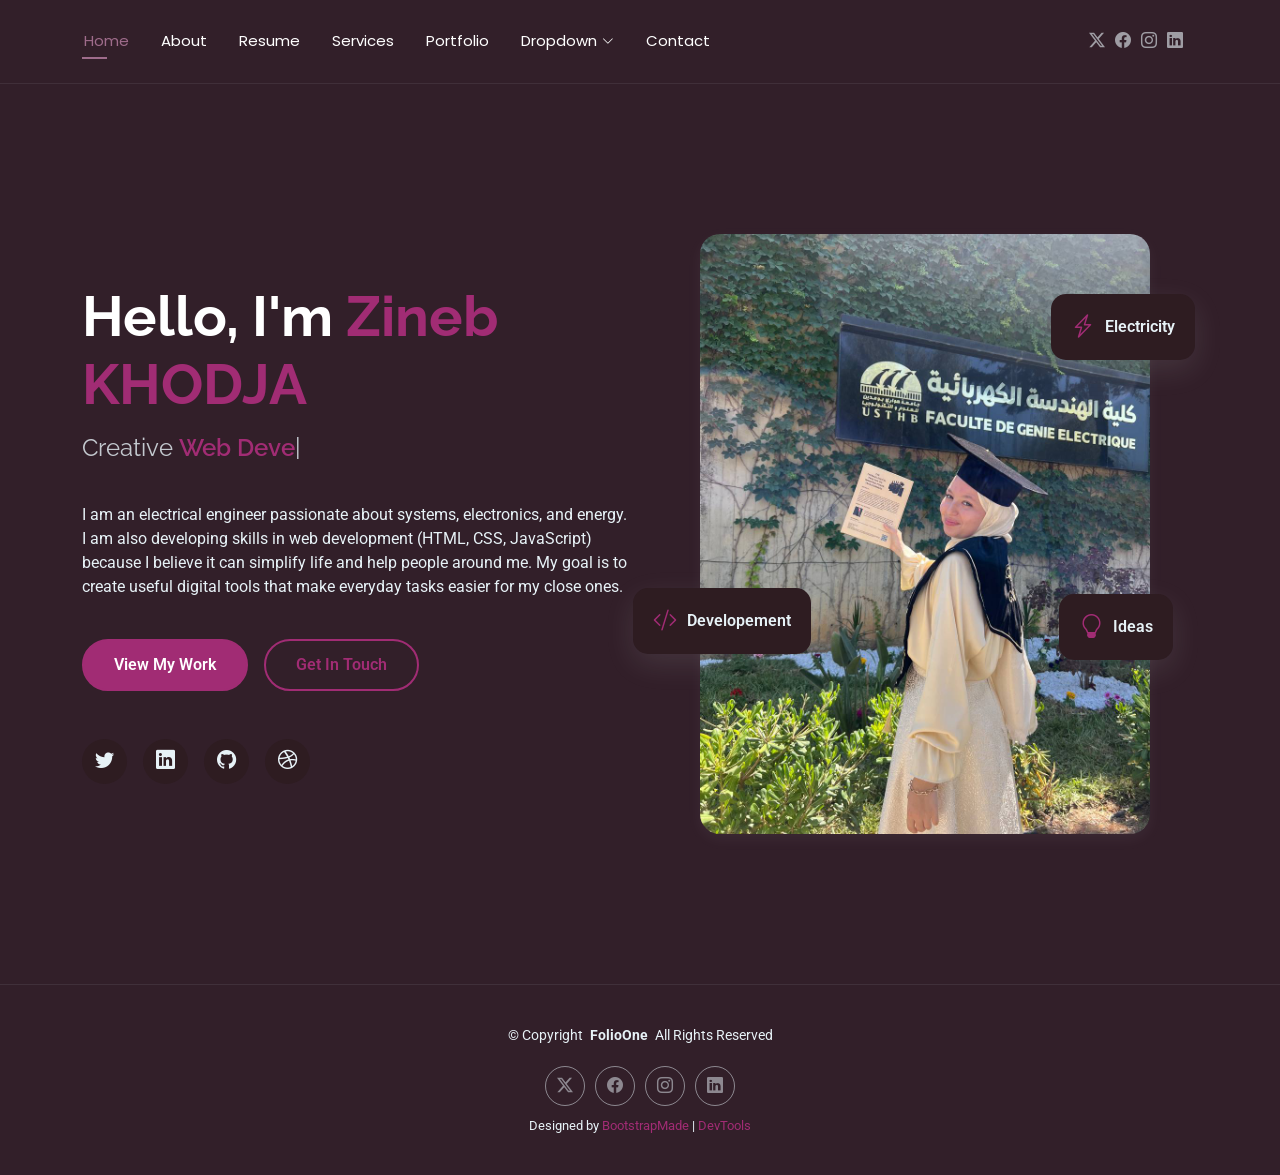
<file: index.html>
<!DOCTYPE html>
<html lang="en">

<head>
  <meta charset="utf-8">
  <meta content="width=device-width, initial-scale=1.0" name="viewport">
  <title>Index - FolioOne Bootstrap Template</title>
  <meta name="description" content="">
  <meta name="keywords" content="">

  <!-- Favicons -->
  <link href="assets/img/favicon.png" rel="icon">
  <link href="assets/img/apple-touch-icon.png" rel="apple-touch-icon">

  <!-- Fonts -->
  <link href="https://fonts.googleapis.com" rel="preconnect">
  <link href="https://fonts.gstatic.com" rel="preconnect" crossorigin>
  <link href="https://fonts.googleapis.com/css2?family=Roboto:ital,wght@0,100;0,300;0,400;0,500;0,700;0,900;1,100;1,300;1,400;1,500;1,700;1,900&family=Poppins:ital,wght@0,100;0,200;0,300;0,400;0,500;0,600;0,700;0,800;0,900;1,100;1,200;1,300;1,400;1,500;1,600;1,700;1,800;1,900&family=Raleway:ital,wght@0,100;0,200;0,300;0,400;0,500;0,600;0,700;0,800;0,900;1,100;1,200;1,300;1,400;1,500;1,600;1,700;1,800;1,900&display=swap" rel="stylesheet">

  <!-- Vendor CSS Files -->
  <link href="assets/vendor/bootstrap/css/bootstrap.min.css" rel="stylesheet">
  <link href="assets/vendor/bootstrap-icons/bootstrap-icons.css" rel="stylesheet">
  <link href="assets/vendor/aos/aos.css" rel="stylesheet">
  <link href="assets/vendor/swiper/swiper-bundle.min.css" rel="stylesheet">
  <link href="assets/vendor/glightbox/css/glightbox.min.css" rel="stylesheet">

  <!-- Main CSS File -->
  <link href="assets/css/main.css" rel="stylesheet">

  <!-- =======================================================
  * Template Name: FolioOne
  * Template URL: https://bootstrapmade.com/folioone-bootstrap-portfolio-website-template/
  * Updated: Aug 23 2025 with Bootstrap v5.3.7
  * Author: BootstrapMade.com
  * License: https://bootstrapmade.com/license/
  ======================================================== -->
  <!-- <link rel="stylesheet" href="https://cdn.jsdelivr.net/npm/@flaticon/flaticon-uicons/css/all/all.css"> -->
</head>

<body class="index-page">

  <header id="header" class="header d-flex align-items-center light-background sticky-top">
    <div class="container position-relative d-flex align-items-center justify-content-between">

      <!-- <a href="index.html" class="logo d-flex align-items-center me-auto me-xl-0">
      <img src="assets/img/logo.webp" alt="">
      <h1 class="sitename">FolioOne</h1> 
    </a> -->

      <nav id="navmenu" class="navmenu">
        <ul>
          <li><a href="index.html" class="active">Home</a></li>
          <li><a href="about.html">About</a></li>
          <li><a href="resume.html">Resume</a></li>
          <li><a href="services.html">Services</a></li>
          <li><a href="portfolio.html">Portfolio</a></li>
          <li class="dropdown"><a href="#"><span>Dropdown</span> <i class="bi bi-chevron-down toggle-dropdown"></i></a>
            <ul>
              <li><a href="#">Dropdown 1</a></li>
              <li class="dropdown"><a href="#"><span>Deep Dropdown</span> <i class="bi bi-chevron-down toggle-dropdown"></i></a>
                <ul>
                  <li><a href="#">Deep Dropdown 1</a></li>
                  <li><a href="#">Deep Dropdown 2</a></li>
                  <li><a href="#">Deep Dropdown 3</a></li>
                  <li><a href="#">Deep Dropdown 4</a></li>
                  <li><a href="#">Deep Dropdown 5</a></li>
                </ul>
              </li>
              <li><a href="#">Dropdown 2</a></li>
              <li><a href="#">Dropdown 3</a></li>
              <li><a href="#">Dropdown 4</a></li>
            </ul>
          </li>
          <li><a href="contact.html">Contact</a></li>
        </ul>
        <i class="mobile-nav-toggle d-xl-none bi bi-list"></i>
      </nav>

      <div class="header-social-links">
        <a href="#" class="twitter"><i class="bi bi-twitter-x"></i></a>
        <a href="#" class="facebook"><i class="bi bi-facebook"></i></a>
        <a href="https://www.instagram.com/zin_nomad_/" class="instagram"><i class="bi bi-instagram"></i></a>
        <a href="https://www.linkedin.com/in/zineb-khodja-baa392251/" class="linkedin"><i class="bi bi-linkedin"></i></a>
      </div>

    </div>
  </header>

  <main class="main">

    <!-- Hero Section -->
    <section id="hero" class="hero section">

      <div class="container" data-aos="fade-up" data-aos-delay="100">

        <div class="row gy-4 align-items-center">
          <div class="col-lg-6 order-2 order-lg-1">
            <div class="hero-content">
              <h1 data-aos="fade-up" data-aos-delay="200">Hello, I'm <span class="highlight">Zineb KHODJA</span></h1>
              <h2 data-aos="fade-up" data-aos-delay="300">Creative <span class="typed" data-typed-items=" Web Developer, Electrical engineer and business owner"></span></h2>
              <p></p> I am an electrical engineer passionate about systems, electronics, and energy. I am also developing skills in web development (HTML, CSS, JavaScript) because I believe it can simplify life and help people around me. My goal is to create useful digital tools that make everyday tasks easier for my close ones.</p>
              <div class="hero-actions" data-aos="fade-up" data-aos-delay="500">
                <a href="portfolio.html" class="btn btn-primary">View My Work</a>
                <a href="contact.html" class="btn btn-outline">Get In Touch</a>
              </div>
              <div class="social-links" data-aos="fade-up" data-aos-delay="600">
                <a href="#"><i class="bi bi-twitter"></i></a>
                <a href="https://www.linkedin.com/in/zineb-khodja-baa392251/"><i class="bi bi-linkedin"></i></a>
                <a href="https://github.com/ZINEB242"><i class="bi bi-github"></i></a>
                <a href="#"><i class="bi bi-dribbble"></i></a>
              </div>
            </div>
          </div>
          <div class="col-lg-6 order-1 order-lg-2">
            <div class="hero-image" data-aos="zoom-in" data-aos-delay="300">
              <div class="image-wrapper">
                <img src="assets/img/profile/5841659739295649633.jpg" alt="Sarah Mitchell" class="img-fluid">
                <div class="floating-elements">
                  <div class="floating-card design" data-aos="fade-left" data-aos-delay="700">
                    <!-- <i class="bi bi-palette"></i> -->
                     <!-- <img src="assets/img/flash.png" alt="flash icon"> -->
                     <i class="bi bi-lightning-charge"></i>
                    <span>Electricity</span>
                  </div>
                  <div class="floating-card code" data-aos="fade-right" data-aos-delay="800">
                    <i class="bi bi-code-slash"></i>
                    <span>Developement</span>
                  </div>
                  <div class="floating-card creativity" data-aos="fade-up" data-aos-delay="900">
                    <i class="bi bi-lightbulb"></i>
                    <span>Ideas</span>
                  </div>
                </div>
              </div>
            </div>
          </div>
        </div>

      </div>

    </section><!-- /Hero Section -->

  </main>

  <footer id="footer" class="footer">

    <div class="container">
      <div class="copyright text-center ">
        <p>© <span>Copyright</span> <strong class="px-1 sitename">FolioOne</strong> <span>All Rights Reserved<br></span></p>
      </div>
      <div class="social-links d-flex justify-content-center">
        <a href=""><i class="bi bi-twitter-x"></i></a>
        <a href=""><i class="bi bi-facebook"></i></a>
        <a href="https://www.instagram.com/zin_nomad_/"><i class="bi bi-instagram"></i></a>
        <a href="https://www.linkedin.com/in/zineb-khodja-baa392251/"><i class="bi bi-linkedin"></i></a>
      </div>
      <div class="credits">
        <!-- All the links in the footer should remain intact. -->
        <!-- You can delete the links only if you've purchased the pro version. -->
        <!-- Licensing information: https://bootstrapmade.com/license/ -->
        <!-- Purchase the pro version with working PHP/AJAX contact form: [buy-url] -->
        Designed by <a href="https://bootstrapmade.com/">BootstrapMade</a> | <a href="https://bootstrapmade.com/tools/">DevTools</a>
      </div>
    </div>

  </footer>

  <!-- Scroll Top -->
  <a href="#" id="scroll-top" class="scroll-top d-flex align-items-center justify-content-center"><i class="bi bi-arrow-up-short"></i></a>

  <!-- Preloader -->
  <div id="preloader"></div>

  <!-- Vendor JS Files -->
  <script src="assets/vendor/bootstrap/js/bootstrap.bundle.min.js"></script>
  <script src="assets/vendor/php-email-form/validate.js"></script>
  <script src="assets/vendor/aos/aos.js"></script>
  <script src="assets/vendor/typed.js/typed.umd.js"></script>
  <script src="assets/vendor/waypoints/noframework.waypoints.js"></script>
  <script src="assets/vendor/purecounter/purecounter_vanilla.js"></script>
  <script src="assets/vendor/swiper/swiper-bundle.min.js"></script>
  <script src="assets/vendor/imagesloaded/imagesloaded.pkgd.min.js"></script>
  <script src="assets/vendor/isotope-layout/isotope.pkgd.min.js"></script>
  <script src="assets/vendor/glightbox/js/glightbox.min.js"></script>

  <!-- Main JS File -->
  <script src="assets/js/main.js"></script>

</body>

</html>
</file>
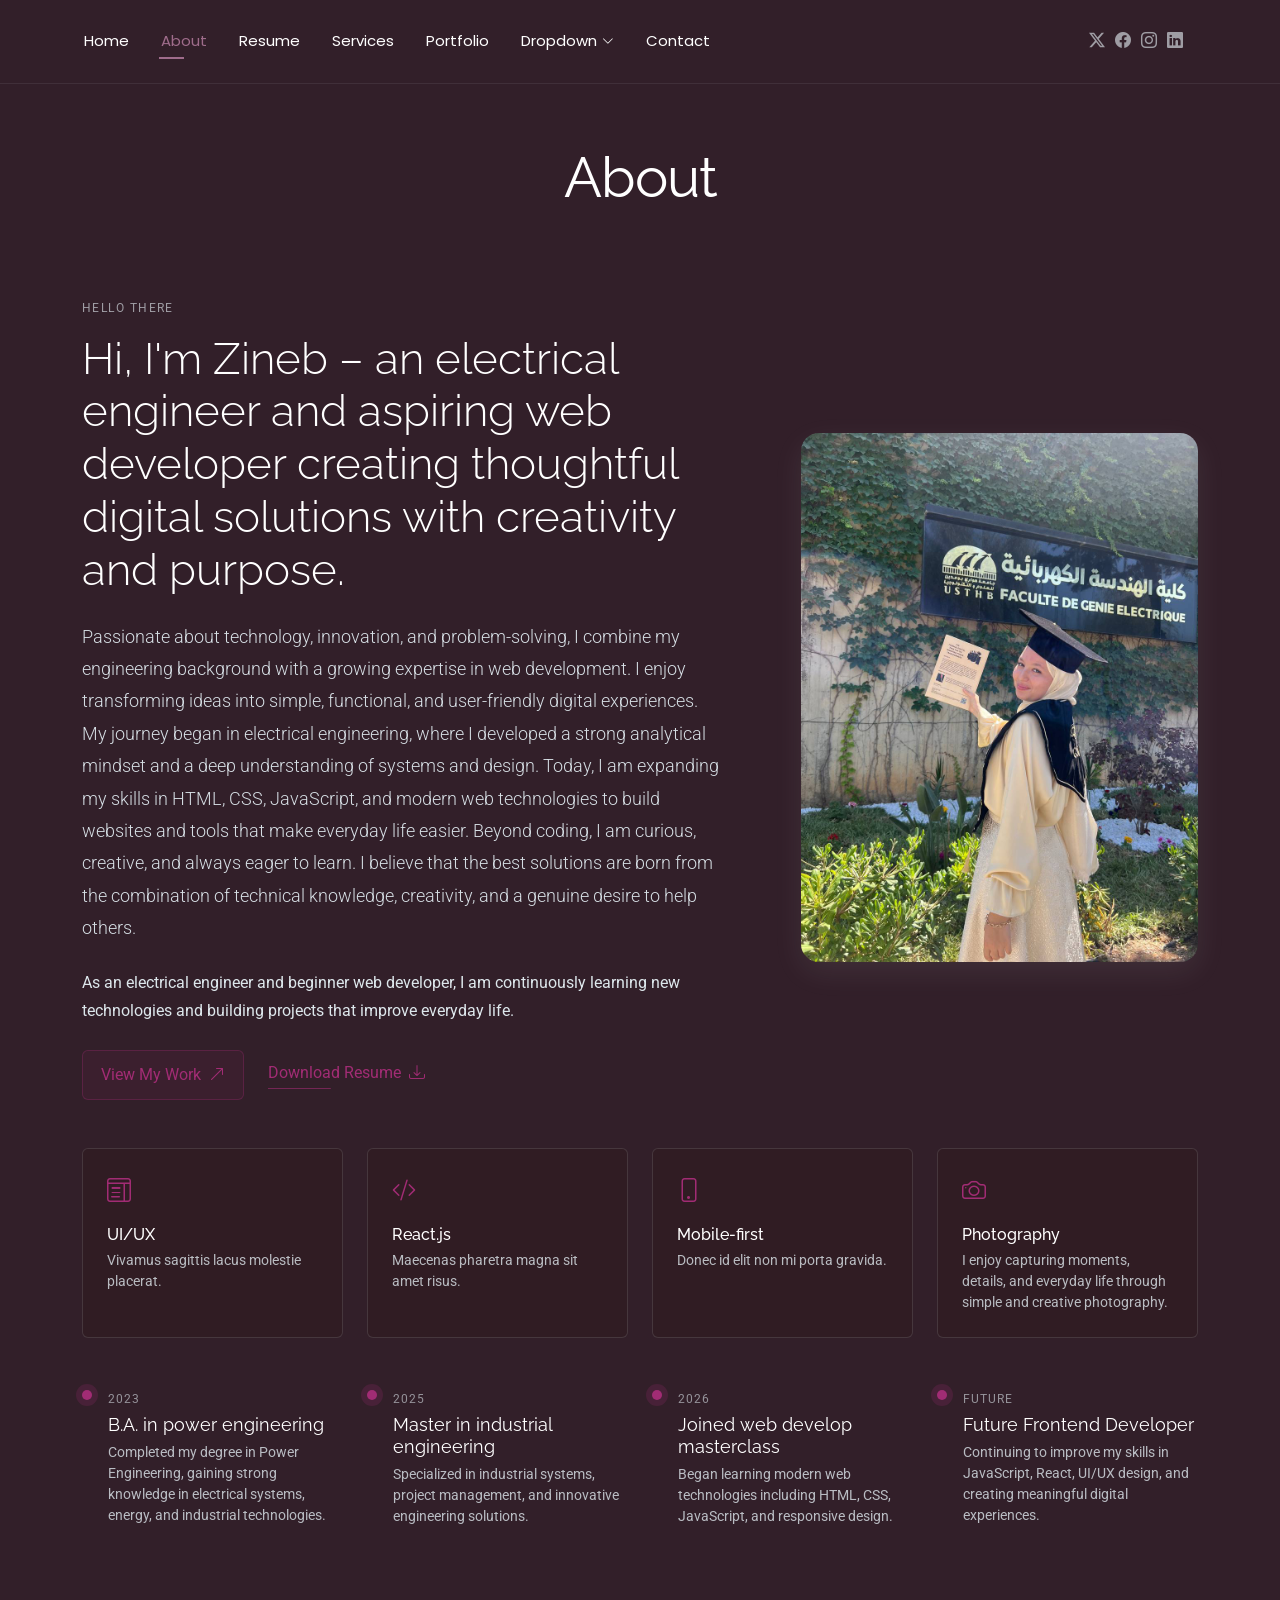
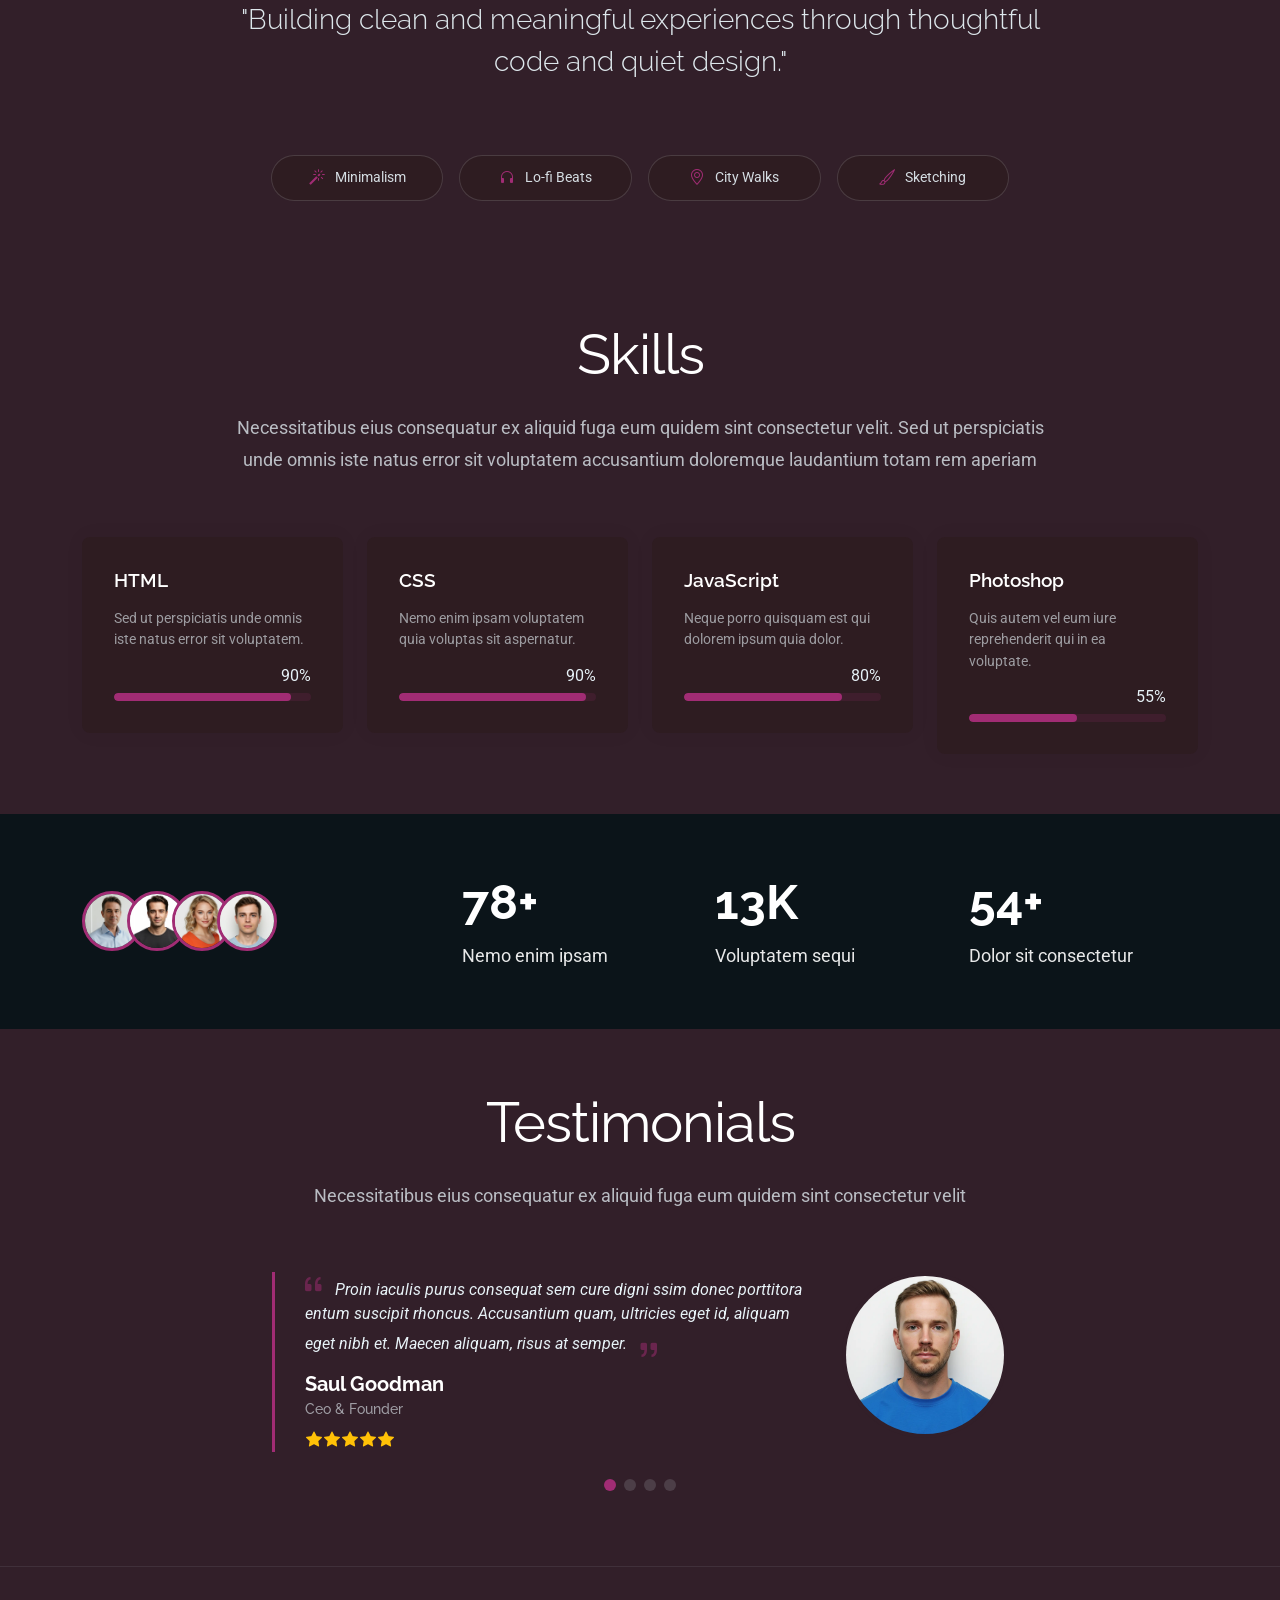
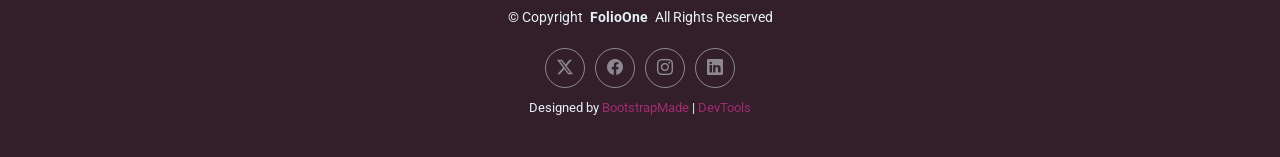
<file: about.html>
<!DOCTYPE html>
<html lang="en">

<head>
  <meta charset="utf-8">
  <meta content="width=device-width, initial-scale=1.0" name="viewport">
  <title>About - FolioOne Bootstrap Template</title>
  <meta name="description" content="">
  <meta name="keywords" content="">

  <!-- Favicons -->
  <link href="assets/img/favicon.png" rel="icon">
  <link href="assets/img/apple-touch-icon.png" rel="apple-touch-icon">

  <!-- Fonts -->
  <link href="https://fonts.googleapis.com" rel="preconnect">
  <link href="https://fonts.gstatic.com" rel="preconnect" crossorigin>
  <link href="https://fonts.googleapis.com/css2?family=Roboto:ital,wght@0,100;0,300;0,400;0,500;0,700;0,900;1,100;1,300;1,400;1,500;1,700;1,900&family=Poppins:ital,wght@0,100;0,200;0,300;0,400;0,500;0,600;0,700;0,800;0,900;1,100;1,200;1,300;1,400;1,500;1,600;1,700;1,800;1,900&family=Raleway:ital,wght@0,100;0,200;0,300;0,400;0,500;0,600;0,700;0,800;0,900;1,100;1,200;1,300;1,400;1,500;1,600;1,700;1,800;1,900&display=swap" rel="stylesheet">

  <!-- Vendor CSS Files -->
  <link href="assets/vendor/bootstrap/css/bootstrap.min.css" rel="stylesheet">
  <link href="assets/vendor/bootstrap-icons/bootstrap-icons.css" rel="stylesheet">
  <link href="assets/vendor/aos/aos.css" rel="stylesheet">
  <link href="assets/vendor/swiper/swiper-bundle.min.css" rel="stylesheet">
  <link href="assets/vendor/glightbox/css/glightbox.min.css" rel="stylesheet">

  <!-- Main CSS File -->
  <link href="assets/css/main.css" rel="stylesheet">

  <!-- =======================================================
  * Template Name: FolioOne
  * Template URL: https://bootstrapmade.com/folioone-bootstrap-portfolio-website-template/
  * Updated: Aug 23 2025 with Bootstrap v5.3.7
  * Author: BootstrapMade.com
  * License: https://bootstrapmade.com/license/
  ======================================================== -->
</head>

<body class="about-page">

  <header id="header" class="header d-flex align-items-center light-background sticky-top">
    <div class="container position-relative d-flex align-items-center justify-content-between">

      <!-- <a href="index.html" class="logo d-flex align-items-center me-auto me-xl-0">
      <img src="assets/img/logo.webp" alt="">
      <h1 class="sitename">FolioOne</h1> 
    </a> -->

      <nav id="navmenu" class="navmenu">
        <ul>
          <li><a href="index.html">Home</a></li>
          <li><a href="about.html" class="active">About</a></li>
          <li><a href="resume.html">Resume</a></li>
          <li><a href="services.html">Services</a></li>
          <li><a href="portfolio.html">Portfolio</a></li>
          <li class="dropdown"><a href="#"><span>Dropdown</span> <i class="bi bi-chevron-down toggle-dropdown"></i></a>
            <ul>
              <li><a href="#">Dropdown 1</a></li>
              <li class="dropdown"><a href="#"><span>Deep Dropdown</span> <i class="bi bi-chevron-down toggle-dropdown"></i></a>
                <ul>
                  <li><a href="#">Deep Dropdown 1</a></li>
                  <li><a href="#">Deep Dropdown 2</a></li>
                  <li><a href="#">Deep Dropdown 3</a></li>
                  <li><a href="#">Deep Dropdown 4</a></li>
                  <li><a href="#">Deep Dropdown 5</a></li>
                </ul>
              </li>
              <li><a href="#">Dropdown 2</a></li>
              <li><a href="#">Dropdown 3</a></li>
              <li><a href="#">Dropdown 4</a></li>
            </ul>
          </li>
          <li><a href="contact.html">Contact</a></li>
        </ul>
        <i class="mobile-nav-toggle d-xl-none bi bi-list"></i>
      </nav>

      <div class="header-social-links">
        <a href="#" class="twitter"><i class="bi bi-twitter-x"></i></a>
        <a href="#" class="facebook"><i class="bi bi-facebook"></i></a>
        <a href="#" class="instagram"><i class="bi bi-instagram"></i></a>
        <a href="#" class="linkedin"><i class="bi bi-linkedin"></i></a>
      </div>

    </div>
  </header>

  <main class="main">

    <!-- About Section -->
    <section id="about" class="about section">

      <!-- Section Title -->
      <div class="container section-title" data-aos="fade-up">
        <h2>About</h2>
        <!-- <p>Necessitatibus eius consequatur ex aliquid fuga eum quidem sint consectetur velit. Sed ut perspiciatis unde omnis iste natus error sit voluptatem accusantium doloremque laudantium totam rem aperiam</p> -->
      </div><!-- End Section Title -->

      <div class="container" data-aos="fade-up" data-aos-delay="100">

        <!-- Intro + Photo -->
        <div class="row align-items-center justify-content-between gy-5 mb-5">
          <div class="col-lg-7" data-aos="fade-right" data-aos-delay="150">
            <div class="intro-content">
              <span class="eyebrow">Hello there</span>
              <h2 class="headline">Hi, I'm Zineb – an electrical engineer and aspiring web developer creating thoughtful digital solutions with creativity and purpose.</h2>
              <p class="lead">
               

Passionate about technology, innovation, and problem-solving, I combine my engineering background with a growing expertise in web development. I enjoy transforming ideas into simple, functional, and user-friendly digital experiences.

My journey began in electrical engineering, where I developed a strong analytical mindset and a deep understanding of systems and design. Today, I am expanding my skills in HTML, CSS, JavaScript, and modern web technologies to build websites and tools that make everyday life easier.

Beyond coding, I am curious, creative, and always eager to learn. I believe that the best solutions are born from the combination of technical knowledge, creativity, and a genuine desire to help others.

              </p>
              <p>
               As an electrical engineer and beginner web developer, I am continuously learning new technologies and building projects that improve everyday life.
              </p>

              <div class="cta-group">
                <a href="#portfolio" class="btn-ghost">
                  View My Work <i class="bi bi-arrow-up-right"></i>
                </a>
                <!-- <a href="assets/img/" class="link-underline">
                  Download Resume <i class="bi bi-download"></i>
                </a> -->
                <a href="assets/css/khodja.pdf" download class="link-underline">
  Download Resume <i class="bi bi-download"></i>
</a>
              </div>
            </div>
          </div>

          <div class="col-lg-5" data-aos="zoom-in" data-aos-delay="250">
            <figure class="profile-figure text-center text-lg-end">
              <img src="assets/img/profile/5841659739295649633.jpg" alt="Portrait of zineb" class="img-fluid profile-photo">
            </figure>
          </div>
        </div>
        <!-- End Intro + Photo -->

        <!-- Skills Grid -->
        <div class="mb-5">
          <div class="row g-4">
            <div class="col-6 col-md-4 col-lg-3" data-aos="fade-up" data-aos-delay="120">
              <div class="skill-item">
                <i class="bi bi-layout-text-window"></i>
                <h3>UI/UX</h3>
                <p>Vivamus sagittis lacus molestie placerat.</p>
              </div>
            </div>
            <div class="col-6 col-md-4 col-lg-3" data-aos="fade-up" data-aos-delay="180">
              <div class="skill-item">
                <i class="bi bi-code-slash"></i>
                <h3>React.js</h3>
                <p>Maecenas pharetra magna sit amet risus.</p>
              </div>
            </div>
            <div class="col-6 col-md-4 col-lg-3" data-aos="fade-up" data-aos-delay="240">
              <div class="skill-item">
                <i class="bi bi-phone"></i>
                <h3>Mobile-first</h3>
                <p>Donec id elit non mi porta gravida.</p>
              </div>
            </div>
            <div class="col-6 col-md-4 col-lg-3" data-aos="fade-up" data-aos-delay="300">
              <div class="skill-item">
                <i class="bi bi-camera"></i>
                <h3>Photography</h3>
                <p>I enjoy capturing moments, details, and everyday life through simple and creative photography.</p>
              </div>
            </div>
          </div>
        </div>
        <!-- End Skills Grid -->

        <!-- Journey Timeline -->
        <div class="mb-5">
          <div class="row g-4">
            <div class="col-md-6 col-lg-3" data-aos="fade-up" data-aos-delay="120">
              <article class="timeline-item">
                <span class="dot"></span>
                <time>2023</time>
                <h4>B.A. in power engineering</h4>
                <p> Completed my degree in Power Engineering, gaining strong knowledge in electrical systems, energy, and industrial technologies.</p>
              </article>
            </div>
            <div class="col-md-6 col-lg-3" data-aos="fade-up" data-aos-delay="180">
              <article class="timeline-item">
                <span class="dot"></span>
                <time>2025</time>
                <h4>Master in industrial engineering</h4>
                <p>    Specialized in industrial systems, project management, and innovative engineering solutions.
</p>
              </article>
            </div>
            <div class="col-md-6 col-lg-3" data-aos="fade-up" data-aos-delay="240">
              <article class="timeline-item">
                <span class="dot"></span>
                <time>2026</time>
                <h4>Joined web develop masterclass</h4>
                <p>Began learning modern web technologies including HTML, CSS, JavaScript, and responsive design.</p>
              </article>
            </div>
            <div class="col-md-6 col-lg-3" data-aos="fade-up" data-aos-delay="300">
              <article class="timeline-item">
                <span class="dot"></span>
                <time>Future</time>
                <h4>Future Frontend Developer</h4>
                <p>Continuing to improve my skills in JavaScript, React, UI/UX design, and creating meaningful digital experiences.</p>
              </article>
            </div>
          </div>
        </div>
        <!-- End Journey Timeline -->

        <!-- Quote -->
        <blockquote class="personal-quote text-center mb-5" data-aos="fade-down" data-aos-delay="200">
          <p>"Building clean and meaningful experiences through thoughtful code and quiet design."</p>
        </blockquote>
        <!-- End Quote -->

        <!-- Fun Facts -->
        <div class="row g-3 justify-content-center">
          <div class="col-6 col-md-3 col-lg-2" data-aos="zoom-in" data-aos-delay="120">
            <div class="fact-pill">
              <i class="bi bi-magic"></i>
              <span>Minimalism</span>
            </div>
          </div>
          <div class="col-6 col-md-3 col-lg-2" data-aos="zoom-in" data-aos-delay="160">
            <div class="fact-pill">
              <i class="bi bi-headphones"></i>
              <span>Lo-fi Beats</span>
            </div>
          </div>
          <div class="col-6 col-md-3 col-lg-2" data-aos="zoom-in" data-aos-delay="200">
            <div class="fact-pill">
              <i class="bi bi-geo-alt"></i>
              <span>City Walks</span>
            </div>
          </div>
          <div class="col-6 col-md-3 col-lg-2" data-aos="zoom-in" data-aos-delay="240">
            <div class="fact-pill">
              <i class="bi bi-brush"></i>
              <span>Sketching</span>
            </div>
          </div>
        </div>
        <!-- End Fun Facts -->

      </div>

    </section><!-- /About Section -->

    <!-- Skills Section -->
    <section id="skills" class="skills section">

      <!-- Section Title -->
      <div class="container section-title" data-aos="fade-up">
        <h2>Skills</h2>
        <p>Necessitatibus eius consequatur ex aliquid fuga eum quidem sint consectetur velit. Sed ut perspiciatis unde omnis iste natus error sit voluptatem accusantium doloremque laudantium totam rem aperiam</p>
      </div><!-- End Section Title -->

      <div class="container" data-aos="fade-up" data-aos-delay="100">

        <div class="row g-4 skills-animation">

          <div class="col-md-6 col-lg-3" data-aos="fade-up" data-aos-delay="100">
            <div class="skill-box">
              <h3>HTML</h3>
              <p>Sed ut perspiciatis unde omnis iste natus error sit voluptatem.</p>
              <span class="text-end d-block">90%</span>
              <div class="progress">
                <div class="progress-bar" role="progressbar" aria-valuenow="90" aria-valuemin="0" aria-valuemax="100"></div>
              </div>
            </div>
          </div>

          <div class="col-md-6 col-lg-3" data-aos="fade-up" data-aos-delay="200">
            <div class="skill-box">
              <h3>CSS</h3>
              <p>Nemo enim ipsam voluptatem quia voluptas sit aspernatur.</p>
              <span class="text-end d-block">90%</span>
              <div class="progress">
                <div class="progress-bar" role="progressbar" aria-valuenow="95" aria-valuemin="0" aria-valuemax="100"></div>
              </div>
            </div>
          </div>

          <div class="col-md-6 col-lg-3" data-aos="fade-up" data-aos-delay="300">
            <div class="skill-box">
              <h3>JavaScript</h3>
              <p>Neque porro quisquam est qui dolorem ipsum quia dolor.</p>
              <span class="text-end d-block">80%</span>
              <div class="progress">
                <div class="progress-bar" role="progressbar" aria-valuenow="80" aria-valuemin="0" aria-valuemax="100"></div>
              </div>
            </div>
          </div>

          <div class="col-md-6 col-lg-3" data-aos="fade-up" data-aos-delay="400">
            <div class="skill-box">
              <h3>Photoshop</h3>
              <p>Quis autem vel eum iure reprehenderit qui in ea voluptate.</p>
              <span class="text-end d-block">55%</span>
              <div class="progress">
                <div class="progress-bar" role="progressbar" aria-valuenow="55" aria-valuemin="0" aria-valuemax="100">
                </div>
              </div>
            </div>
          </div>

        </div>

      </div>

    </section><!-- /Skills Section -->

    <!-- Stats Section -->
    <section id="stats" class="stats section dark-background">

      <div class="container" data-aos="fade-up" data-aos-delay="100">

        <div class="row align-items-center">
          <div class="col-lg-4" data-aos="fade-up" data-aos-delay="200">
            <div class="avatars d-flex align-items-center">
              <img src="assets/img/person/person-m-2.webp" alt="Avatar 1" class="rounded-circle" loading="lazy">
              <img src="assets/img/person/person-m-3.webp" alt="Avatar 2" class="rounded-circle" loading="lazy">
              <img src="assets/img/person/person-f-5.webp" alt="Avatar 3" class="rounded-circle" loading="lazy">
              <img src="assets/img/person/person-m-5.webp" alt="Avatar 4" class="rounded-circle" loading="lazy">
            </div>
          </div>

          <div class="col-lg-8">
            <div class="row counters">
              <div class="col-md-4" data-aos="fade-up" data-aos-delay="300">
                <h2><span data-purecounter-start="0" data-purecounter-end="185" data-purecounter-duration="1" class="purecounter"></span>+</h2>
                <p>Nemo enim ipsam</p>
              </div>

              <div class="col-md-4" data-aos="fade-up" data-aos-delay="400">
                <h2><span data-purecounter-start="0" data-purecounter-end="32" data-purecounter-duration="1" class="purecounter"></span>K</h2>
                <p>Voluptatem sequi</p>
              </div>

              <div class="col-md-4" data-aos="fade-up" data-aos-delay="500">
                <h2><span data-purecounter-start="0" data-purecounter-end="128" data-purecounter-duration="1" class="purecounter"></span>+</h2>
                <p>Dolor sit consectetur</p>
              </div>
            </div>
          </div>
        </div>
      </div>

    </section><!-- /Stats Section -->

    <!-- Testimonials Section -->
    <section id="testimonials" class="testimonials section">

      <!-- Section Title -->
      <div class="container section-title" data-aos="fade-up">
        <h2>Testimonials</h2>
        <p>Necessitatibus eius consequatur ex aliquid fuga eum quidem sint consectetur velit</p>
      </div><!-- End Section Title -->

      <div class="container" data-aos="fade-up" data-aos-delay="100">

        <div class="swiper init-swiper">
          <script type="application/json" class="swiper-config">
            {
              "loop": true,
              "speed": 600,
              "autoplay": {
                "delay": 5000
              },
              "slidesPerView": "auto",
              "pagination": {
                "el": ".swiper-pagination",
                "type": "bullets",
                "clickable": true
              }
            }
          </script>
          <div class="swiper-wrapper">

            <div class="swiper-slide">
              <div class="testimonial-item">
                <div class="row gy-4 justify-content-center">
                  <div class="col-lg-6">
                    <div class="testimonial-content">
                      <p>
                        <i class="bi bi-quote quote-icon-left"></i>
                        <span>Proin iaculis purus consequat sem cure digni ssim donec porttitora entum suscipit rhoncus. Accusantium quam, ultricies eget id, aliquam eget nibh et. Maecen aliquam, risus at semper.</span>
                        <i class="bi bi-quote quote-icon-right"></i>
                      </p>
                      <h3>Saul Goodman</h3>
                      <h4>Ceo &amp; Founder</h4>
                      <div class="stars">
                        <i class="bi bi-star-fill"></i><i class="bi bi-star-fill"></i><i class="bi bi-star-fill"></i><i class="bi bi-star-fill"></i><i class="bi bi-star-fill"></i>
                      </div>
                    </div>
                  </div>
                  <div class="col-lg-2 text-center">
                    <img src="assets/img/person/person-m-9.webp" class="img-fluid testimonial-img" alt="">
                  </div>
                </div>
              </div>
            </div><!-- End testimonial item -->

            <div class="swiper-slide">
              <div class="testimonial-item">
                <div class="row gy-4 justify-content-center">
                  <div class="col-lg-6">
                    <div class="testimonial-content">
                      <p>
                        <i class="bi bi-quote quote-icon-left"></i>
                        <span>Export tempor illum tamen malis malis eram quae irure esse labore quem cillum quid cillum eram malis quorum velit fore eram velit sunt aliqua noster fugiat irure amet legam anim culpa.</span>
                        <i class="bi bi-quote quote-icon-right"></i>
                      </p>
                      <h3>Sara Wilsson</h3>
                      <h4>Designer</h4>
                      <div class="stars">
                        <i class="bi bi-star-fill"></i><i class="bi bi-star-fill"></i><i class="bi bi-star-fill"></i><i class="bi bi-star-fill"></i><i class="bi bi-star-fill"></i>
                      </div>
                    </div>
                  </div>
                  <div class="col-lg-2 text-center">
                    <img src="assets/img/person/person-f-5.webp" class="img-fluid testimonial-img" alt="">
                  </div>
                </div>
              </div>
            </div><!-- End testimonial item -->

            <div class="swiper-slide">
              <div class="testimonial-item">
                <div class="row gy-4 justify-content-center">
                  <div class="col-lg-6">
                    <div class="testimonial-content">
                      <p>
                        <i class="bi bi-quote quote-icon-left"></i>
                        <span>Enim nisi quem export duis labore cillum quae magna enim sint quorum nulla quem veniam duis minim tempor labore quem eram duis noster aute amet eram fore quis sint minim.</span>
                        <i class="bi bi-quote quote-icon-right"></i>
                      </p>
                      <h3>Jena Karlis</h3>
                      <h4>Store Owner</h4>
                      <div class="stars">
                        <i class="bi bi-star-fill"></i><i class="bi bi-star-fill"></i><i class="bi bi-star-fill"></i><i class="bi bi-star-fill"></i><i class="bi bi-star-fill"></i>
                      </div>
                    </div>
                  </div>
                  <div class="col-lg-2 text-center">
                    <img src="assets/img/person/person-f-12.webp" class="img-fluid testimonial-img" alt="">
                  </div>
                </div>
              </div>
            </div><!-- End testimonial item -->

            <div class="swiper-slide">
              <div class="testimonial-item">
                <div class="row gy-4 justify-content-center">
                  <div class="col-lg-6">
                    <div class="testimonial-content">
                      <p>
                        <i class="bi bi-quote quote-icon-left"></i>
                        <span>Fugiat enim eram quae cillum dolore dolor amet nulla culpa multos export minim fugiat minim velit minim dolor enim duis veniam ipsum anim magna sunt elit fore quem dolore labore illum veniam.</span>
                        <i class="bi bi-quote quote-icon-right"></i>
                      </p>
                      <h3>John Larson</h3>
                      <h4>Entrepreneur</h4>
                      <div class="stars">
                        <i class="bi bi-star-fill"></i><i class="bi bi-star-fill"></i><i class="bi bi-star-fill"></i><i class="bi bi-star-fill"></i><i class="bi bi-star-fill"></i>
                      </div>
                    </div>
                  </div>
                  <div class="col-lg-2 text-center">
                    <img src="assets/img/person/person-m-12.webp" class="img-fluid testimonial-img" alt="">
                  </div>
                </div>
              </div>
            </div><!-- End testimonial item -->

          </div>
          <div class="swiper-pagination"></div>
        </div>

      </div>

    </section><!-- /Testimonials Section -->

  </main>

  <footer id="footer" class="footer">

    <div class="container">
      <div class="copyright text-center ">
        <p>© <span>Copyright</span> <strong class="px-1 sitename">FolioOne</strong> <span>All Rights Reserved<br></span></p>
      </div>
      <div class="social-links d-flex justify-content-center">
        <a href=""><i class="bi bi-twitter-x"></i></a>
        <a href=""><i class="bi bi-facebook"></i></a>
        <a href=""><i class="bi bi-instagram"></i></a>
        <a href=""><i class="bi bi-linkedin"></i></a>
      </div>
      <div class="credits">
        <!-- All the links in the footer should remain intact. -->
        <!-- You can delete the links only if you've purchased the pro version. -->
        <!-- Licensing information: https://bootstrapmade.com/license/ -->
        <!-- Purchase the pro version with working PHP/AJAX contact form: [buy-url] -->
        Designed by <a href="https://bootstrapmade.com/">BootstrapMade</a> | <a href="https://bootstrapmade.com/tools/">DevTools</a>
      </div>
    </div>

  </footer>

  <!-- Scroll Top -->
  <a href="#" id="scroll-top" class="scroll-top d-flex align-items-center justify-content-center"><i class="bi bi-arrow-up-short"></i></a>

  <!-- Preloader -->
  <div id="preloader"></div>

  <!-- Vendor JS Files -->
  <script src="assets/vendor/bootstrap/js/bootstrap.bundle.min.js"></script>
  <script src="assets/vendor/php-email-form/validate.js"></script>
  <script src="assets/vendor/aos/aos.js"></script>
  <script src="assets/vendor/typed.js/typed.umd.js"></script>
  <script src="assets/vendor/waypoints/noframework.waypoints.js"></script>
  <script src="assets/vendor/purecounter/purecounter_vanilla.js"></script>
  <script src="assets/vendor/swiper/swiper-bundle.min.js"></script>
  <script src="assets/vendor/imagesloaded/imagesloaded.pkgd.min.js"></script>
  <script src="assets/vendor/isotope-layout/isotope.pkgd.min.js"></script>
  <script src="assets/vendor/glightbox/js/glightbox.min.js"></script>

  <!-- Main JS File -->
  <script src="assets/js/main.js"></script>

</body>

</html>
</file>
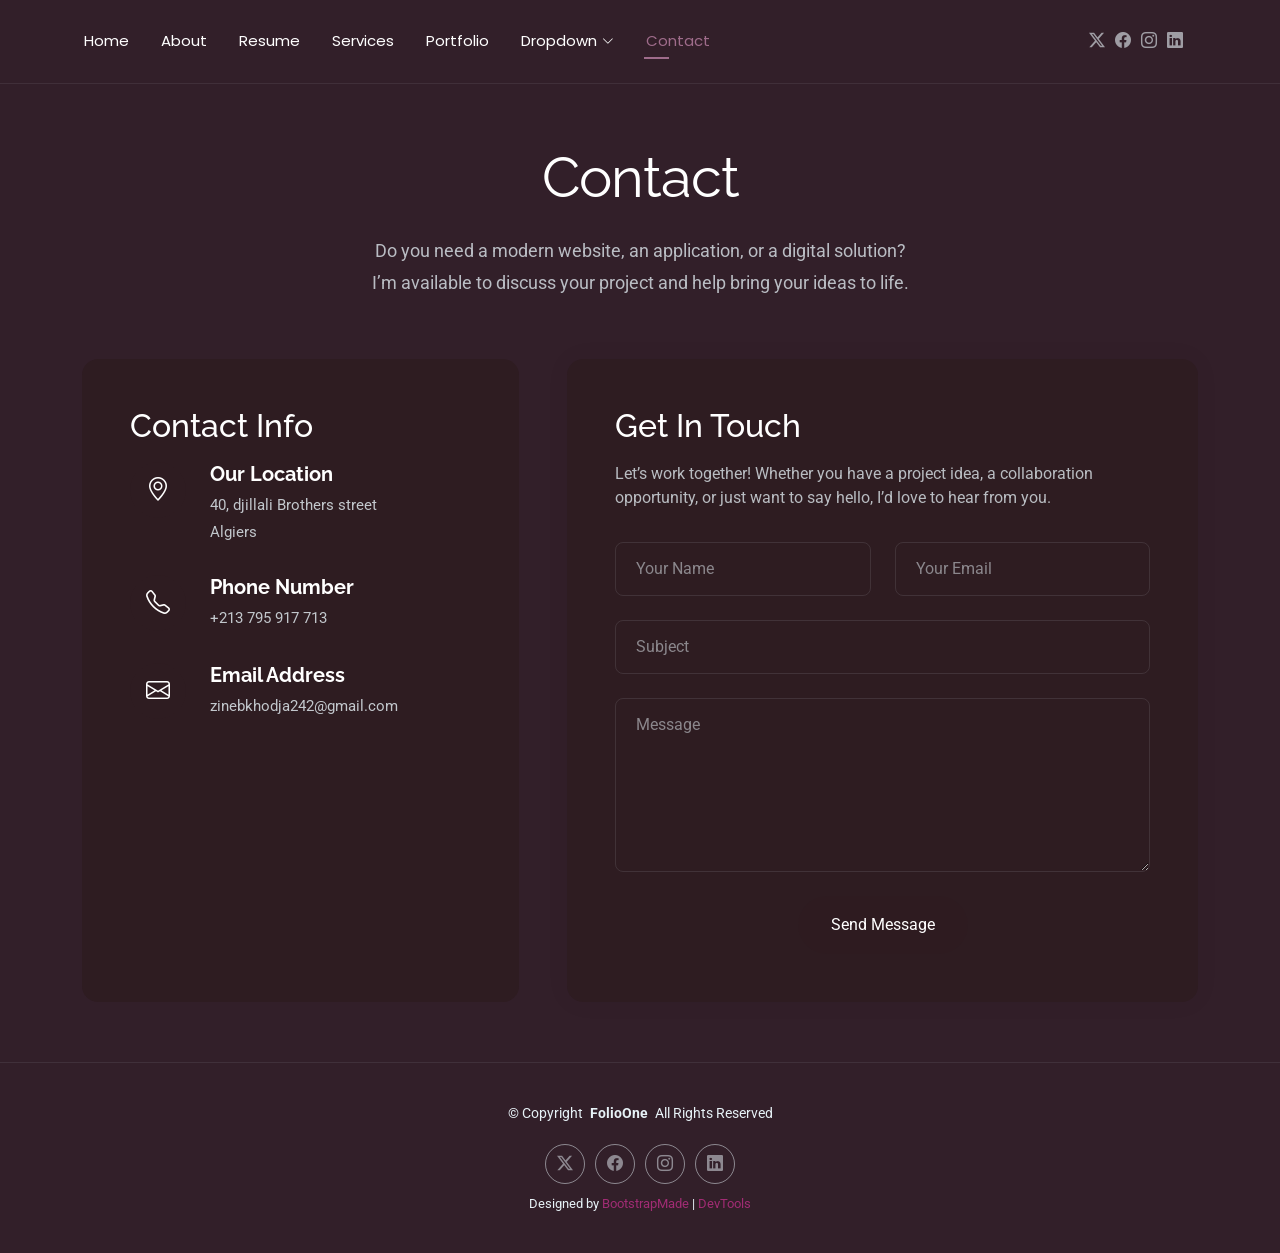
<file: contact.html>
<!DOCTYPE html>
<html lang="en">

<head>
  <meta charset="utf-8">
  <meta content="width=device-width, initial-scale=1.0" name="viewport">
  <title>Contact - FolioOne Bootstrap Template</title>
  <meta name="description" content="">
  <meta name="keywords" content="">

  <!-- Favicons -->
  <link href="assets/img/favicon.png" rel="icon">
  <link href="assets/img/apple-touch-icon.png" rel="apple-touch-icon">

  <!-- Fonts -->
  <link href="https://fonts.googleapis.com" rel="preconnect">
  <link href="https://fonts.gstatic.com" rel="preconnect" crossorigin>
  <link href="https://fonts.googleapis.com/css2?family=Roboto:ital,wght@0,100;0,300;0,400;0,500;0,700;0,900;1,100;1,300;1,400;1,500;1,700;1,900&family=Poppins:ital,wght@0,100;0,200;0,300;0,400;0,500;0,600;0,700;0,800;0,900;1,100;1,200;1,300;1,400;1,500;1,600;1,700;1,800;1,900&family=Raleway:ital,wght@0,100;0,200;0,300;0,400;0,500;0,600;0,700;0,800;0,900;1,100;1,200;1,300;1,400;1,500;1,600;1,700;1,800;1,900&display=swap" rel="stylesheet">

  <!-- Vendor CSS Files -->
  <link href="assets/vendor/bootstrap/css/bootstrap.min.css" rel="stylesheet">
  <link href="assets/vendor/bootstrap-icons/bootstrap-icons.css" rel="stylesheet">
  <link href="assets/vendor/aos/aos.css" rel="stylesheet">
  <link href="assets/vendor/swiper/swiper-bundle.min.css" rel="stylesheet">
  <link href="assets/vendor/glightbox/css/glightbox.min.css" rel="stylesheet">

  <!-- Main CSS File -->
  <link href="assets/css/main.css" rel="stylesheet">

  <!-- =======================================================
  * Template Name: FolioOne
  * Template URL: https://bootstrapmade.com/folioone-bootstrap-portfolio-website-template/
  * Updated: Aug 23 2025 with Bootstrap v5.3.7
  * Author: BootstrapMade.com
  * License: https://bootstrapmade.com/license/
  ======================================================== -->
</head>

<body class="contact-page">

  <header id="header" class="header d-flex align-items-center light-background sticky-top">
    <div class="container position-relative d-flex align-items-center justify-content-between">

      <!-- <a href="index.html" class="logo d-flex align-items-center me-auto me-xl-0">
      <img src="assets/img/logo.webp" alt="">
      <h1 class="sitename">FolioOne</h1> 
    </a> -->

      <nav id="navmenu" class="navmenu">
        <ul>
          <li><a href="index.html">Home</a></li>
          <li><a href="about.html">About</a></li>
          <li><a href="resume.html">Resume</a></li>
          <li><a href="services.html">Services</a></li>
          <li><a href="portfolio.html">Portfolio</a></li>
          <li class="dropdown"><a href="#"><span>Dropdown</span> <i class="bi bi-chevron-down toggle-dropdown"></i></a>
            <ul>
              <li><a href="#">Dropdown 1</a></li>
              <li class="dropdown"><a href="#"><span>Deep Dropdown</span> <i class="bi bi-chevron-down toggle-dropdown"></i></a>
                <ul>
                  <li><a href="#">Deep Dropdown 1</a></li>
                  <li><a href="#">Deep Dropdown 2</a></li>
                  <li><a href="#">Deep Dropdown 3</a></li>
                  <li><a href="#">Deep Dropdown 4</a></li>
                  <li><a href="#">Deep Dropdown 5</a></li>
                </ul>
              </li>
              <li><a href="#">Dropdown 2</a></li>
              <li><a href="#">Dropdown 3</a></li>
              <li><a href="#">Dropdown 4</a></li>
            </ul>
          </li>
          <li><a href="contact.html" class="active">Contact</a></li>
        </ul>
        <i class="mobile-nav-toggle d-xl-none bi bi-list"></i>
      </nav>

      <div class="header-social-links">
        <a href="#" class="twitter"><i class="bi bi-twitter-x"></i></a>
        <a href="#" class="facebook"><i class="bi bi-facebook"></i></a>
        <a href="#" class="instagram"><i class="bi bi-instagram"></i></a>
        <a href="#" class="linkedin"><i class="bi bi-linkedin"></i></a>
      </div>

    </div>
  </header>

  <main class="main">

    <!-- Contact Section -->
    <section id="contact" class="contact section">

      <!-- Section Title -->
      <div class="container section-title" data-aos="fade-up">
        <h2>Contact</h2>
        <p>Do you need a modern website, an application, or a digital solution? I’m available to discuss your project and help bring your ideas to life.</p>
      </div><!-- End Section Title -->

      <div class="container" data-aos="fade-up" data-aos-delay="100">

        <div class="row g-4 g-lg-5">
          <div class="col-lg-5">
            <div class="info-box" data-aos="fade-up" data-aos-delay="200">
              <h3>Contact Info</h3>
              <!-- <p>Praesent sapien massa, convallis a pellentesque nec, egestas non nisi. Vestibulum ante ipsum primis.</p> -->

              <div class="info-item" data-aos="fade-up" data-aos-delay="300">
                <div class="icon-box">
                  <i class="bi bi-geo-alt"></i>
                </div>
                <div class="content">
                  <h4>Our Location</h4>
                  <p>40, djillali Brothers street</p>
                  <p>Algiers</p>
                </div>
              </div>

              <div class="info-item" data-aos="fade-up" data-aos-delay="400">
                <div class="icon-box">
                  <i class="bi bi-telephone"></i>
                </div>
                <div class="content">
                  <h4>Phone Number</h4>
                  <p>+213 795 917 713</p>
                  <!-- <p>+1 6678 254445 41</p> -->
                </div>
              </div>

              <div class="info-item" data-aos="fade-up" data-aos-delay="500">
                <div class="icon-box">
                  <i class="bi bi-envelope"></i>
                </div>
                <div class="content">
                  <h4>Email Address</h4>
                  <p>zinebkhodja242@gmail.com</p>
                  <!-- <p>contact@example.com</p> -->
                </div>
              </div>
            </div>
          </div>

          <div class="col-lg-7">
            <div class="contact-form" data-aos="fade-up" data-aos-delay="300">
              <h3>Get In Touch</h3>
              <p>Let’s work together! Whether you have a project idea, a collaboration opportunity, or just want to say hello, I’d love to hear from you.</p>

              <form action="forms/contact.php" method="post" class="php-email-form" data-aos="fade-up" data-aos-delay="200">
                <div class="row gy-4">

                  <div class="col-md-6">
                    <input type="text" name="name" class="form-control" placeholder="Your Name" required="">
                  </div>

                  <div class="col-md-6 ">
                    <input type="email" class="form-control" name="email" placeholder="Your Email" required="">
                  </div>

                  <div class="col-12">
                    <input type="text" class="form-control" name="subject" placeholder="Subject" required="">
                  </div>

                  <div class="col-12">
                    <textarea class="form-control" name="message" rows="6" placeholder="Message" required=""></textarea>
                  </div>

                  <div class="col-12 text-center">
                    <div class="loading">Loading</div>
                    <div class="error-message"></div>
                    <div class="sent-message">Your message has been sent. Thank you!</div>

                    <button type="submit" class="btn">Send Message</button>
                  </div>

                </div>
              </form>

            </div>
          </div>

        </div>

      </div>

    </section><!-- /Contact Section -->

  </main>

  <footer id="footer" class="footer">

    <div class="container">
      <div class="copyright text-center ">
        <p>© <span>Copyright</span> <strong class="px-1 sitename">FolioOne</strong> <span>All Rights Reserved<br></span></p>
      </div>
      <div class="social-links d-flex justify-content-center">
        <a href=""><i class="bi bi-twitter-x"></i></a>
        <a href=""><i class="bi bi-facebook"></i></a>
        <a href="https://www.instagram.com/zin_nomad_"><i class="bi bi-instagram"></i></a>
        <a href="https://www.linkedin.com/in/zineb-khodja-baa392251"><i class="bi bi-linkedin"></i></a>
      </div>
      <div class="credits">
        <!-- All the links in the footer should remain intact. -->
        <!-- You can delete the links only if you've purchased the pro version. -->
        <!-- Licensing information: https://bootstrapmade.com/license/ -->
        <!-- Purchase the pro version with working PHP/AJAX contact form: [buy-url] -->
        Designed by <a href="https://bootstrapmade.com/">BootstrapMade</a> | <a href="https://bootstrapmade.com/tools/">DevTools</a>
      </div>
    </div>

  </footer>

  <!-- Scroll Top -->
  <a href="#" id="scroll-top" class="scroll-top d-flex align-items-center justify-content-center"><i class="bi bi-arrow-up-short"></i></a>

  <!-- Preloader -->
  <div id="preloader"></div>

  <!-- Vendor JS Files -->
  <script src="assets/vendor/bootstrap/js/bootstrap.bundle.min.js"></script>
  <script src="assets/vendor/php-email-form/validate.js"></script>
  <script src="assets/vendor/aos/aos.js"></script>
  <script src="assets/vendor/typed.js/typed.umd.js"></script>
  <script src="assets/vendor/waypoints/noframework.waypoints.js"></script>
  <script src="assets/vendor/purecounter/purecounter_vanilla.js"></script>
  <script src="assets/vendor/swiper/swiper-bundle.min.js"></script>
  <script src="assets/vendor/imagesloaded/imagesloaded.pkgd.min.js"></script>
  <script src="assets/vendor/isotope-layout/isotope.pkgd.min.js"></script>
  <script src="assets/vendor/glightbox/js/glightbox.min.js"></script>

  <!-- Main JS File -->
  <script src="assets/js/main.js"></script>

</body>

</html>
</file>
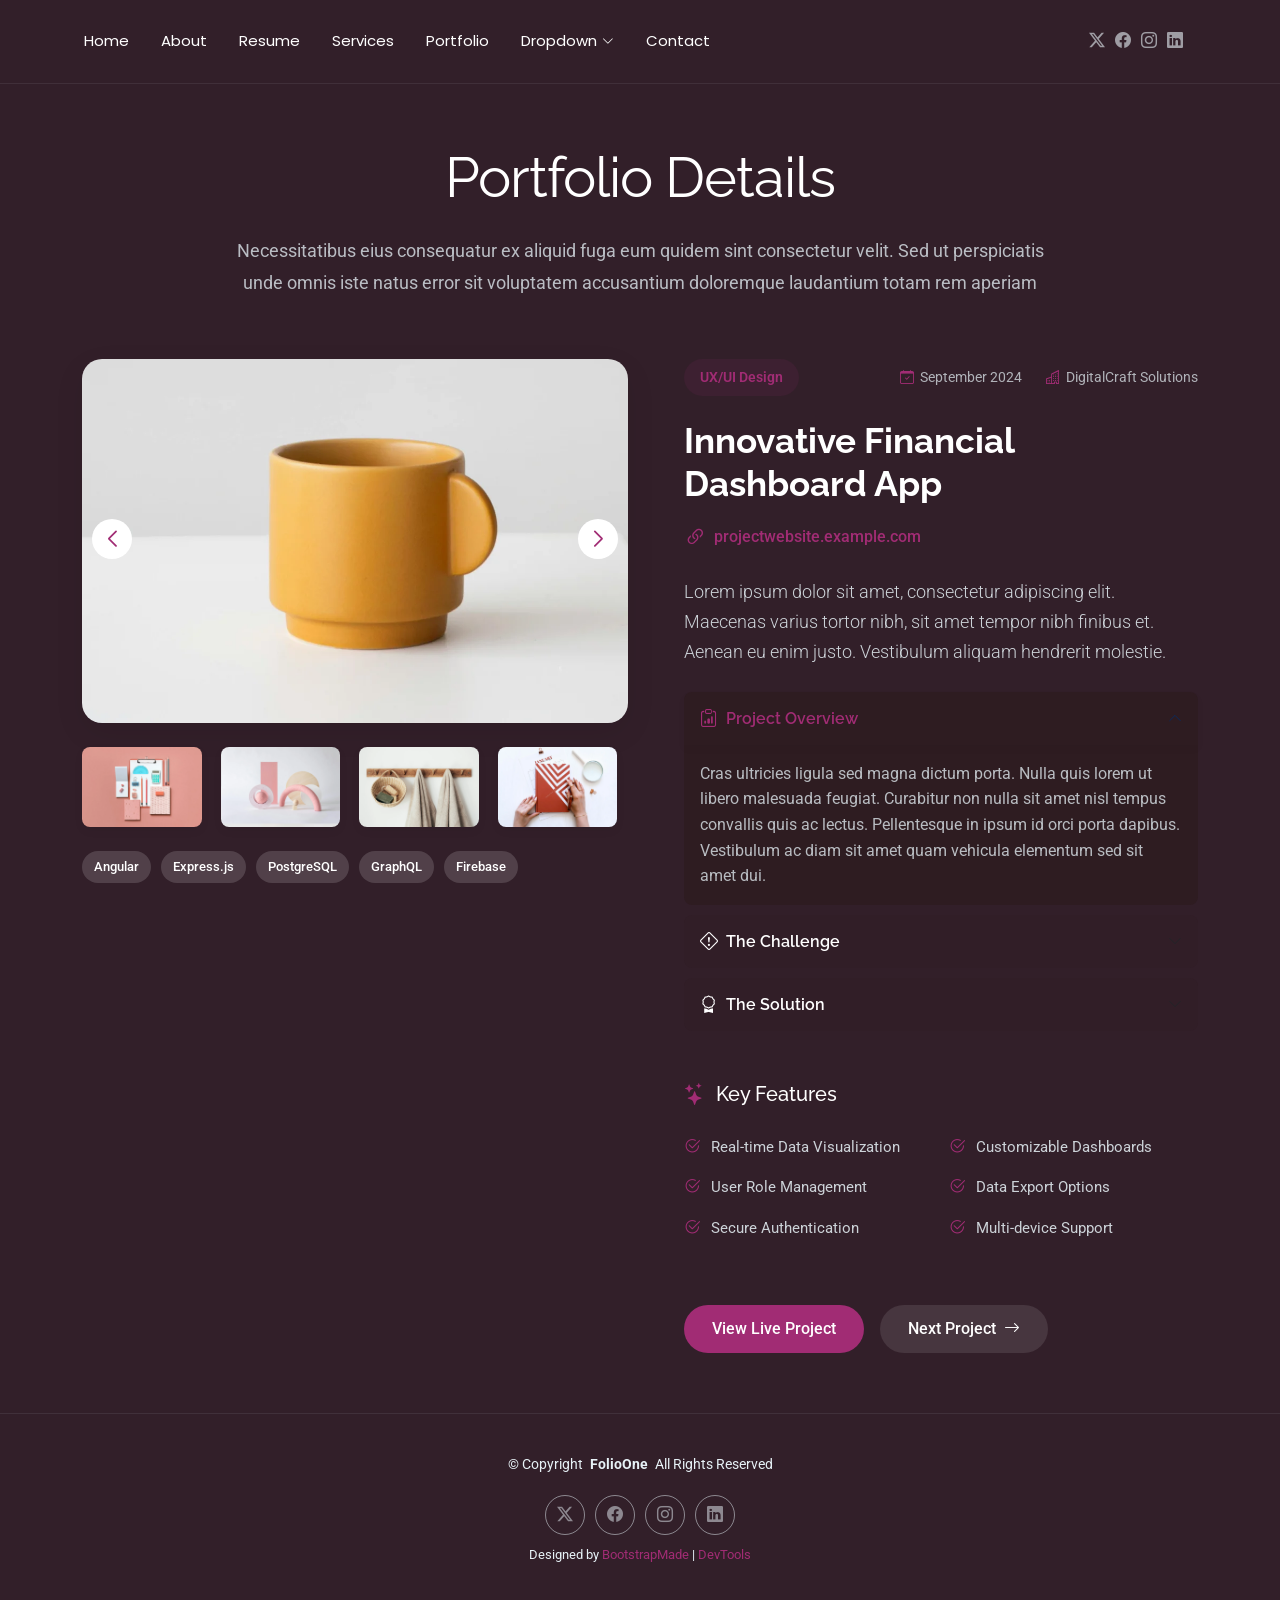
<file: portfolio-details.html>
<!DOCTYPE html>
<html lang="en">

<head>
  <meta charset="utf-8">
  <meta content="width=device-width, initial-scale=1.0" name="viewport">
  <title>Portfolio Details - FolioOne Bootstrap Template</title>
  <meta name="description" content="">
  <meta name="keywords" content="">

  <!-- Favicons -->
  <link href="assets/img/favicon.png" rel="icon">
  <link href="assets/img/apple-touch-icon.png" rel="apple-touch-icon">

  <!-- Fonts -->
  <link href="https://fonts.googleapis.com" rel="preconnect">
  <link href="https://fonts.gstatic.com" rel="preconnect" crossorigin>
  <link href="https://fonts.googleapis.com/css2?family=Roboto:ital,wght@0,100;0,300;0,400;0,500;0,700;0,900;1,100;1,300;1,400;1,500;1,700;1,900&family=Poppins:ital,wght@0,100;0,200;0,300;0,400;0,500;0,600;0,700;0,800;0,900;1,100;1,200;1,300;1,400;1,500;1,600;1,700;1,800;1,900&family=Raleway:ital,wght@0,100;0,200;0,300;0,400;0,500;0,600;0,700;0,800;0,900;1,100;1,200;1,300;1,400;1,500;1,600;1,700;1,800;1,900&display=swap" rel="stylesheet">

  <!-- Vendor CSS Files -->
  <link href="assets/vendor/bootstrap/css/bootstrap.min.css" rel="stylesheet">
  <link href="assets/vendor/bootstrap-icons/bootstrap-icons.css" rel="stylesheet">
  <link href="assets/vendor/aos/aos.css" rel="stylesheet">
  <link href="assets/vendor/swiper/swiper-bundle.min.css" rel="stylesheet">
  <link href="assets/vendor/glightbox/css/glightbox.min.css" rel="stylesheet">

  <!-- Main CSS File -->
  <link href="assets/css/main.css" rel="stylesheet">

  <!-- =======================================================
  * Template Name: FolioOne
  * Template URL: https://bootstrapmade.com/folioone-bootstrap-portfolio-website-template/
  * Updated: Aug 23 2025 with Bootstrap v5.3.7
  * Author: BootstrapMade.com
  * License: https://bootstrapmade.com/license/
  ======================================================== -->
</head>

<body class="portfolio-details-page">

  <header id="header" class="header d-flex align-items-center light-background sticky-top">
    <div class="container position-relative d-flex align-items-center justify-content-between">

      <!-- <a href="index.html" class="logo d-flex align-items-center me-auto me-xl-0">
      <img src="assets/img/logo.webp" alt="">
      <h1 class="sitename">FolioOne</h1> 
    </a> -->

      <nav id="navmenu" class="navmenu">
        <ul>
          <li><a href="index.html">Home</a></li>
          <li><a href="about.html">About</a></li>
          <li><a href="resume.html">Resume</a></li>
          <li><a href="services.html">Services</a></li>
          <li><a href="portfolio.html">Portfolio</a></li>
          <li class="dropdown"><a href="#"><span>Dropdown</span> <i class="bi bi-chevron-down toggle-dropdown"></i></a>
            <ul>
              <li><a href="#">Dropdown 1</a></li>
              <li class="dropdown"><a href="#"><span>Deep Dropdown</span> <i class="bi bi-chevron-down toggle-dropdown"></i></a>
                <ul>
                  <li><a href="#">Deep Dropdown 1</a></li>
                  <li><a href="#">Deep Dropdown 2</a></li>
                  <li><a href="#">Deep Dropdown 3</a></li>
                  <li><a href="#">Deep Dropdown 4</a></li>
                  <li><a href="#">Deep Dropdown 5</a></li>
                </ul>
              </li>
              <li><a href="#">Dropdown 2</a></li>
              <li><a href="#">Dropdown 3</a></li>
              <li><a href="#">Dropdown 4</a></li>
            </ul>
          </li>
          <li><a href="contact.html">Contact</a></li>
        </ul>
        <i class="mobile-nav-toggle d-xl-none bi bi-list"></i>
      </nav>

      <div class="header-social-links">
        <a href="#" class="twitter"><i class="bi bi-twitter-x"></i></a>
        <a href="#" class="facebook"><i class="bi bi-facebook"></i></a>
        <a href="#" class="instagram"><i class="bi bi-instagram"></i></a>
        <a href="#" class="linkedin"><i class="bi bi-linkedin"></i></a>
      </div>

    </div>
  </header>

  <main class="main">

    <!-- Portfolio Details Section -->
    <section id="portfolio-details" class="portfolio-details section">

      <!-- Section Title -->
      <div class="container section-title" data-aos="fade-up">
        <h2>Portfolio Details</h2>
        <p>Necessitatibus eius consequatur ex aliquid fuga eum quidem sint consectetur velit. Sed ut perspiciatis unde omnis iste natus error sit voluptatem accusantium doloremque laudantium totam rem aperiam</p>
      </div><!-- End Section Title -->

      <div class="container" data-aos="fade-up" data-aos-delay="100">

        <div class="row gy-4">
          <div class="col-lg-6" data-aos="fade-right">
            <div class="portfolio-details-media">
              <div class="main-image">
                <div class="portfolio-details-slider swiper init-swiper" data-aos="zoom-in">
                  <script type="application/json" class="swiper-config">
                    {
                      "loop": true,
                      "speed": 1000,
                      "autoplay": {
                        "delay": 6000
                      },
                      "effect": "creative",
                      "creativeEffect": {
                        "prev": {
                          "shadow": true,
                          "translate": [0, 0, -400]
                        },
                        "next": {
                          "translate": ["100%", 0, 0]
                        }
                      },
                      "slidesPerView": 1,
                      "navigation": {
                        "nextEl": ".swiper-button-next",
                        "prevEl": ".swiper-button-prev"
                      }
                    }
                  </script>
                  <div class="swiper-wrapper">
                    <div class="swiper-slide">
                      <img src="assets/img/portfolio/portfolio-5.webp" alt="Portfolio Image" class="img-fluid">
                    </div>
                    <div class="swiper-slide">
                      <img src="assets/img/portfolio/portfolio-7.webp" alt="Portfolio Image" class="img-fluid">
                    </div>
                    <div class="swiper-slide">
                      <img src="assets/img/portfolio/portfolio-8.webp" alt="Portfolio Image" class="img-fluid">
                    </div>
                  </div>
                  <div class="swiper-button-prev"></div>
                  <div class="swiper-button-next"></div>
                </div>
              </div>

              <div class="thumbnail-grid" data-aos="fade-up" data-aos-delay="200">
                <div class="row g-2 mt-3">
                  <div class="col-3">
                    <img src="assets/img/portfolio/portfolio-4.webp" alt="Gallery Image" class="img-fluid glightbox">
                  </div>
                  <div class="col-3">
                    <img src="assets/img/portfolio/portfolio-6.webp" alt="Gallery Image" class="img-fluid glightbox">
                  </div>
                  <div class="col-3">
                    <img src="assets/img/portfolio/portfolio-11.webp" alt="Gallery Image" class="img-fluid glightbox">
                  </div>
                  <div class="col-3">
                    <img src="assets/img/portfolio/portfolio-12.webp" alt="Gallery Image" class="img-fluid glightbox">
                  </div>
                </div>
              </div>

              <div class="tech-stack-badges" data-aos="fade-up" data-aos-delay="300">
                <span>Angular</span>
                <span>Express.js</span>
                <span>PostgreSQL</span>
                <span>GraphQL</span>
                <span>Firebase</span>
              </div>
            </div>
          </div>

          <div class="col-lg-6" data-aos="fade-left">
            <div class="portfolio-details-content">
              <div class="project-meta">
                <div class="badge-wrapper">
                  <span class="project-badge">UX/UI Design</span>
                </div>
                <div class="date-client">
                  <div class="meta-item">
                    <i class="bi bi-calendar-check"></i>
                    <span>September 2024</span>
                  </div>
                  <div class="meta-item">
                    <i class="bi bi-buildings"></i>
                    <span>DigitalCraft Solutions</span>
                  </div>
                </div>
              </div>

              <h2 class="project-title">Innovative Financial Dashboard App</h2>

              <div class="project-website">
                <i class="bi bi-link-45deg"></i>
                <a href="#" target="_blank">projectwebsite.example.com</a>
              </div>

              <div class="project-overview">
                <p class="lead">
                  Lorem ipsum dolor sit amet, consectetur adipiscing elit. Maecenas varius tortor nibh, sit amet tempor nibh finibus et. Aenean eu enim justo. Vestibulum aliquam hendrerit molestie.
                </p>

                <div class="accordion project-accordion" id="portfolio-details-projectAccordion">
                  <div class="accordion-item" data-aos="fade-up">
                    <h2 class="accordion-header">
                      <button class="accordion-button" type="button" data-bs-toggle="collapse" data-bs-target="#portfolio-details-collapse-1" aria-expanded="true" aria-controls="collapseOne">
                        <i class="bi bi-clipboard-data me-2"></i> Project Overview
                      </button>
                    </h2>
                    <div id="portfolio-details-collapse-1" class="accordion-collapse collapse show" data-bs-parent="#portfolio-details-projectAccordion">
                      <div class="accordion-body">
                        <p>Cras ultricies ligula sed magna dictum porta. Nulla quis lorem ut libero malesuada feugiat. Curabitur non nulla sit amet nisl tempus convallis quis ac lectus. Pellentesque in ipsum id orci porta dapibus. Vestibulum ac diam sit amet quam vehicula elementum sed sit amet dui.</p>
                      </div>
                    </div>
                  </div>

                  <div class="accordion-item" data-aos="fade-up" data-aos-delay="100">
                    <h2 class="accordion-header">
                      <button class="accordion-button collapsed" type="button" data-bs-toggle="collapse" data-bs-target="#portfolio-details-collapse-2" aria-expanded="false" aria-controls="collapseTwo">
                        <i class="bi bi-exclamation-diamond me-2"></i> The Challenge
                      </button>
                    </h2>
                    <div id="portfolio-details-collapse-2" class="accordion-collapse collapse" data-bs-parent="#portfolio-details-projectAccordion">
                      <div class="accordion-body">
                        <p>Mauris blandit aliquet elit, eget tincidunt nibh pulvinar a. Vivamus suscipit tortor eget felis porttitor volutpat. Curabitur aliquet quam id dui posuere blandit. Praesent sapien massa, convallis a pellentesque nec, egestas non nisi. Sed porttitor lectus nibh.</p>
                      </div>
                    </div>
                  </div>

                  <div class="accordion-item" data-aos="fade-up" data-aos-delay="200">
                    <h2 class="accordion-header">
                      <button class="accordion-button collapsed" type="button" data-bs-toggle="collapse" data-bs-target="#portfolio-details-collapse-3" aria-expanded="false" aria-controls="collapseThree">
                        <i class="bi bi-award me-2"></i> The Solution
                      </button>
                    </h2>
                    <div id="portfolio-details-collapse-3" class="accordion-collapse collapse" data-bs-parent="#portfolio-details-projectAccordion">
                      <div class="accordion-body">
                        <p>Donec sollicitudin molestie malesuada. Curabitur arcu erat, accumsan id imperdiet et, porttitor at sem. Vestibulum ante ipsum primis in faucibus orci luctus et ultrices posuere cubilia Curae; Donec velit neque, auctor sit amet aliquam vel, ullamcorper sit amet ligula.</p>
                      </div>
                    </div>
                  </div>
                </div>
              </div>

              <div class="project-features" data-aos="fade-up" data-aos-delay="300">
                <h3><i class="bi bi-stars"></i> Key Features</h3>
                <div class="row g-3">
                  <div class="col-md-6">
                    <ul class="feature-list">
                      <li><i class="bi bi-check2-circle"></i> Real-time Data Visualization</li>
                      <li><i class="bi bi-check2-circle"></i> User Role Management</li>
                      <li><i class="bi bi-check2-circle"></i> Secure Authentication</li>
                    </ul>
                  </div>
                  <div class="col-md-6">
                    <ul class="feature-list">
                      <li><i class="bi bi-check2-circle"></i> Customizable Dashboards</li>
                      <li><i class="bi bi-check2-circle"></i> Data Export Options</li>
                      <li><i class="bi bi-check2-circle"></i> Multi-device Support</li>
                    </ul>
                  </div>
                </div>
              </div>

              <div class="cta-buttons" data-aos="fade-up" data-aos-delay="400">
                <a href="#" class="btn-view-project">View Live Project</a>
                <a href="#" class="btn-next-project">Next Project <i class="bi bi-arrow-right"></i></a>
              </div>
            </div>
          </div>
        </div>

      </div>

    </section><!-- /Portfolio Details Section -->

  </main>

  <footer id="footer" class="footer">

    <div class="container">
      <div class="copyright text-center ">
        <p>© <span>Copyright</span> <strong class="px-1 sitename">FolioOne</strong> <span>All Rights Reserved<br></span></p>
      </div>
      <div class="social-links d-flex justify-content-center">
        <a href=""><i class="bi bi-twitter-x"></i></a>
        <a href=""><i class="bi bi-facebook"></i></a>
        <a href=""><i class="bi bi-instagram"></i></a>
        <a href=""><i class="bi bi-linkedin"></i></a>
      </div>
      <div class="credits">
        <!-- All the links in the footer should remain intact. -->
        <!-- You can delete the links only if you've purchased the pro version. -->
        <!-- Licensing information: https://bootstrapmade.com/license/ -->
        <!-- Purchase the pro version with working PHP/AJAX contact form: [buy-url] -->
        Designed by <a href="https://bootstrapmade.com/">BootstrapMade</a> | <a href="https://bootstrapmade.com/tools/">DevTools</a>
      </div>
    </div>

  </footer>

  <!-- Scroll Top -->
  <a href="#" id="scroll-top" class="scroll-top d-flex align-items-center justify-content-center"><i class="bi bi-arrow-up-short"></i></a>

  <!-- Preloader -->
  <div id="preloader"></div>

  <!-- Vendor JS Files -->
  <script src="assets/vendor/bootstrap/js/bootstrap.bundle.min.js"></script>
  <script src="assets/vendor/php-email-form/validate.js"></script>
  <script src="assets/vendor/aos/aos.js"></script>
  <script src="assets/vendor/typed.js/typed.umd.js"></script>
  <script src="assets/vendor/waypoints/noframework.waypoints.js"></script>
  <script src="assets/vendor/purecounter/purecounter_vanilla.js"></script>
  <script src="assets/vendor/swiper/swiper-bundle.min.js"></script>
  <script src="assets/vendor/imagesloaded/imagesloaded.pkgd.min.js"></script>
  <script src="assets/vendor/isotope-layout/isotope.pkgd.min.js"></script>
  <script src="assets/vendor/glightbox/js/glightbox.min.js"></script>

  <!-- Main JS File -->
  <script src="assets/js/main.js"></script>

</body>

</html>
</file>
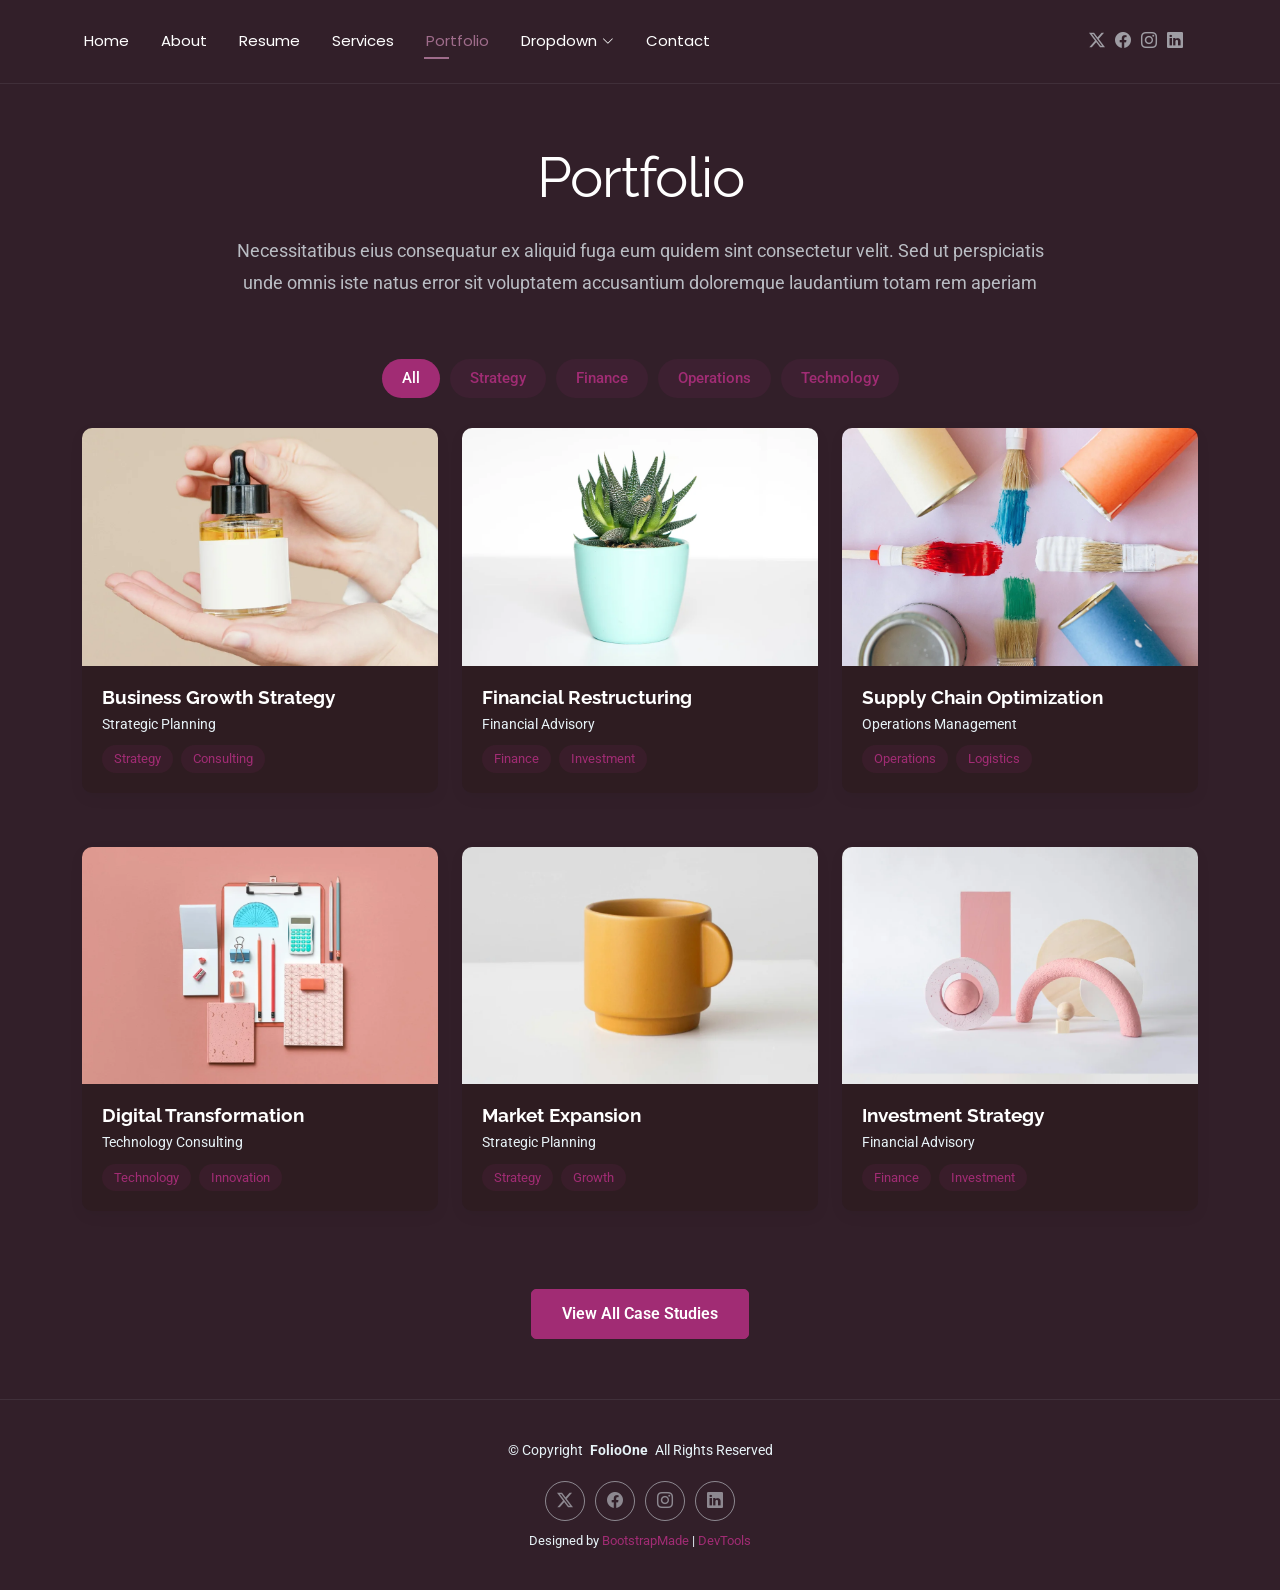
<file: portfolio.html>
<!DOCTYPE html>
<html lang="en">

<head>
  <meta charset="utf-8">
  <meta content="width=device-width, initial-scale=1.0" name="viewport">
  <title>Portfolio - FolioOne Bootstrap Template</title>
  <meta name="description" content="">
  <meta name="keywords" content="">

  <!-- Favicons -->
  <link href="assets/img/favicon.png" rel="icon">
  <link href="assets/img/apple-touch-icon.png" rel="apple-touch-icon">

  <!-- Fonts -->
  <link href="https://fonts.googleapis.com" rel="preconnect">
  <link href="https://fonts.gstatic.com" rel="preconnect" crossorigin>
  <link href="https://fonts.googleapis.com/css2?family=Roboto:ital,wght@0,100;0,300;0,400;0,500;0,700;0,900;1,100;1,300;1,400;1,500;1,700;1,900&family=Poppins:ital,wght@0,100;0,200;0,300;0,400;0,500;0,600;0,700;0,800;0,900;1,100;1,200;1,300;1,400;1,500;1,600;1,700;1,800;1,900&family=Raleway:ital,wght@0,100;0,200;0,300;0,400;0,500;0,600;0,700;0,800;0,900;1,100;1,200;1,300;1,400;1,500;1,600;1,700;1,800;1,900&display=swap" rel="stylesheet">

  <!-- Vendor CSS Files -->
  <link href="assets/vendor/bootstrap/css/bootstrap.min.css" rel="stylesheet">
  <link href="assets/vendor/bootstrap-icons/bootstrap-icons.css" rel="stylesheet">
  <link href="assets/vendor/aos/aos.css" rel="stylesheet">
  <link href="assets/vendor/swiper/swiper-bundle.min.css" rel="stylesheet">
  <link href="assets/vendor/glightbox/css/glightbox.min.css" rel="stylesheet">

  <!-- Main CSS File -->
  <link href="assets/css/main.css" rel="stylesheet">

  <!-- =======================================================
  * Template Name: FolioOne
  * Template URL: https://bootstrapmade.com/folioone-bootstrap-portfolio-website-template/
  * Updated: Aug 23 2025 with Bootstrap v5.3.7
  * Author: BootstrapMade.com
  * License: https://bootstrapmade.com/license/
  ======================================================== -->
</head>

<body class="portfolio-page">

  <header id="header" class="header d-flex align-items-center light-background sticky-top">
    <div class="container position-relative d-flex align-items-center justify-content-between">

      <!-- <a href="index.html" class="logo d-flex align-items-center me-auto me-xl-0">
      <img src="assets/img/logo.webp" alt="">
      <h1 class="sitename">FolioOne</h1> 
    </a> -->

      <nav id="navmenu" class="navmenu">
        <ul>
          <li><a href="index.html">Home</a></li>
          <li><a href="about.html">About</a></li>
          <li><a href="resume.html">Resume</a></li>
          <li><a href="services.html">Services</a></li>
          <li><a href="portfolio.html" class="active">Portfolio</a></li>
          <li class="dropdown"><a href="#"><span>Dropdown</span> <i class="bi bi-chevron-down toggle-dropdown"></i></a>
            <ul>
              <li><a href="#">Dropdown 1</a></li>
              <li class="dropdown"><a href="#"><span>Deep Dropdown</span> <i class="bi bi-chevron-down toggle-dropdown"></i></a>
                <ul>
                  <li><a href="#">Deep Dropdown 1</a></li>
                  <li><a href="#">Deep Dropdown 2</a></li>
                  <li><a href="#">Deep Dropdown 3</a></li>
                  <li><a href="#">Deep Dropdown 4</a></li>
                  <li><a href="#">Deep Dropdown 5</a></li>
                </ul>
              </li>
              <li><a href="#">Dropdown 2</a></li>
              <li><a href="#">Dropdown 3</a></li>
              <li><a href="#">Dropdown 4</a></li>
            </ul>
          </li>
          <li><a href="contact.html">Contact</a></li>
        </ul>
        <i class="mobile-nav-toggle d-xl-none bi bi-list"></i>
      </nav>

      <div class="header-social-links">
        <a href="#" class="twitter"><i class="bi bi-twitter-x"></i></a>
        <a href="#" class="facebook"><i class="bi bi-facebook"></i></a>
        <a href="#" class="instagram"><i class="bi bi-instagram"></i></a>
        <a href="#" class="linkedin"><i class="bi bi-linkedin"></i></a>
      </div>

    </div>
  </header>

  <main class="main">

    <!-- Portfolio Section -->
    <section id="portfolio" class="portfolio section">

      <!-- Section Title -->
      <div class="container section-title" data-aos="fade-up">
        <h2>Portfolio</h2>
        <p>Necessitatibus eius consequatur ex aliquid fuga eum quidem sint consectetur velit. Sed ut perspiciatis unde omnis iste natus error sit voluptatem accusantium doloremque laudantium totam rem aperiam</p>
      </div><!-- End Section Title -->

      <div class="container" data-aos="fade-up" data-aos-delay="100">

        <div class="isotope-layout" data-default-filter="*" data-layout="masonry" data-sort="original-order">
          <ul class="portfolio-filters isotope-filters" data-aos="fade-up" data-aos-delay="200">
            <li data-filter="*" class="filter-active">All</li>
            <li data-filter=".filter-strategy">Strategy</li>
            <li data-filter=".filter-finance">Finance</li>
            <li data-filter=".filter-operations">Operations</li>
            <li data-filter=".filter-technology">Technology</li>
          </ul><!-- End Portfolio Filters -->

          <div class="row gy-4 isotope-container" data-aos="fade-up" data-aos-delay="300">
            <div class="col-lg-4 col-md-6 portfolio-item isotope-item filter-strategy">
              <div class="portfolio-card">
                <div class="portfolio-img">
                  <img src="assets/img/portfolio/portfolio-1.webp" alt="Portfolio Item" class="img-fluid">
                  <div class="portfolio-overlay">
                    <a href="assets/img/portfolio/portfolio-1.webp" class="glightbox portfolio-lightbox"><i class="bi bi-plus"></i></a>
                    <a href="#" class="portfolio-details-link"><i class="bi bi-link"></i></a>
                  </div>
                </div>
                <div class="portfolio-info">
                  <h4>Business Growth Strategy</h4>
                  <p>Strategic Planning</p>
                  <div class="portfolio-tags">
                    <span>Strategy</span>
                    <span>Consulting</span>
                  </div>
                </div>
              </div>
            </div>

            <div class="col-lg-4 col-md-6 portfolio-item isotope-item filter-finance">
              <div class="portfolio-card">
                <div class="portfolio-img">
                  <img src="assets/img/portfolio/portfolio-2.webp" alt="Portfolio Item" class="img-fluid">
                  <div class="portfolio-overlay">
                    <a href="assets/img/portfolio/portfolio-2.webp" class="glightbox portfolio-lightbox"><i class="bi bi-plus"></i></a>
                    <a href="#" class="portfolio-details-link"><i class="bi bi-link"></i></a>
                  </div>
                </div>
                <div class="portfolio-info">
                  <h4>Financial Restructuring</h4>
                  <p>Financial Advisory</p>
                  <div class="portfolio-tags">
                    <span>Finance</span>
                    <span>Investment</span>
                  </div>
                </div>
              </div>
            </div>

            <div class="col-lg-4 col-md-6 portfolio-item isotope-item filter-operations">
              <div class="portfolio-card">
                <div class="portfolio-img">
                  <img src="assets/img/portfolio/portfolio-3.webp" alt="Portfolio Item" class="img-fluid">
                  <div class="portfolio-overlay">
                    <a href="assets/img/portfolio/portfolio-3.webp" class="glightbox portfolio-lightbox"><i class="bi bi-plus"></i></a>
                    <a href="#" class="portfolio-details-link"><i class="bi bi-link"></i></a>
                  </div>
                </div>
                <div class="portfolio-info">
                  <h4>Supply Chain Optimization</h4>
                  <p>Operations Management</p>
                  <div class="portfolio-tags">
                    <span>Operations</span>
                    <span>Logistics</span>
                  </div>
                </div>
              </div>
            </div>

            <div class="col-lg-4 col-md-6 portfolio-item isotope-item filter-technology">
              <div class="portfolio-card">
                <div class="portfolio-img">
                  <img src="assets/img/portfolio/portfolio-4.webp" alt="Portfolio Item" class="img-fluid">
                  <div class="portfolio-overlay">
                    <a href="assets/img/portfolio/portfolio-4.webp" class="glightbox portfolio-lightbox"><i class="bi bi-plus"></i></a>
                    <a href="#" class="portfolio-details-link"><i class="bi bi-link"></i></a>
                  </div>
                </div>
                <div class="portfolio-info">
                  <h4>Digital Transformation</h4>
                  <p>Technology Consulting</p>
                  <div class="portfolio-tags">
                    <span>Technology</span>
                    <span>Innovation</span>
                  </div>
                </div>
              </div>
            </div>

            <div class="col-lg-4 col-md-6 portfolio-item isotope-item filter-strategy">
              <div class="portfolio-card">
                <div class="portfolio-img">
                  <img src="assets/img/portfolio/portfolio-5.webp" alt="Portfolio Item" class="img-fluid">
                  <div class="portfolio-overlay">
                    <a href="assets/img/portfolio/portfolio-5.webp" class="glightbox portfolio-lightbox"><i class="bi bi-plus"></i></a>
                    <a href="#" class="portfolio-details-link"><i class="bi bi-link"></i></a>
                  </div>
                </div>
                <div class="portfolio-info">
                  <h4>Market Expansion</h4>
                  <p>Strategic Planning</p>
                  <div class="portfolio-tags">
                    <span>Strategy</span>
                    <span>Growth</span>
                  </div>
                </div>
              </div>
            </div>

            <div class="col-lg-4 col-md-6 portfolio-item isotope-item filter-finance">
              <div class="portfolio-card">
                <div class="portfolio-img">
                  <img src="assets/img/portfolio/portfolio-6.webp" alt="Portfolio Item" class="img-fluid">
                  <div class="portfolio-overlay">
                    <a href="assets/img/portfolio/portfolio-6.webp" class="glightbox portfolio-lightbox"><i class="bi bi-plus"></i></a>
                    <a href="#" class="portfolio-details-link"><i class="bi bi-link"></i></a>
                  </div>
                </div>
                <div class="portfolio-info">
                  <h4>Investment Strategy</h4>
                  <p>Financial Advisory</p>
                  <div class="portfolio-tags">
                    <span>Finance</span>
                    <span>Investment</span>
                  </div>
                </div>
              </div>
            </div>
          </div><!-- End Portfolio Items Container -->

        </div>

        <div class="text-center mt-5" data-aos="fade-up" data-aos-delay="400">
          <a href="#portfolio" class="btn btn-primary">View All Case Studies</a>
        </div>

      </div>

    </section><!-- /Portfolio Section -->

  </main>

  <footer id="footer" class="footer">

    <div class="container">
      <div class="copyright text-center ">
        <p>© <span>Copyright</span> <strong class="px-1 sitename">FolioOne</strong> <span>All Rights Reserved<br></span></p>
      </div>
      <div class="social-links d-flex justify-content-center">
        <a href=""><i class="bi bi-twitter-x"></i></a>
        <a href=""><i class="bi bi-facebook"></i></a>
        <a href=""><i class="bi bi-instagram"></i></a>
        <a href=""><i class="bi bi-linkedin"></i></a>
      </div>
      <div class="credits">
        <!-- All the links in the footer should remain intact. -->
        <!-- You can delete the links only if you've purchased the pro version. -->
        <!-- Licensing information: https://bootstrapmade.com/license/ -->
        <!-- Purchase the pro version with working PHP/AJAX contact form: [buy-url] -->
        Designed by <a href="https://bootstrapmade.com/">BootstrapMade</a> | <a href="https://bootstrapmade.com/tools/">DevTools</a>
      </div>
    </div>

  </footer>

  <!-- Scroll Top -->
  <a href="#" id="scroll-top" class="scroll-top d-flex align-items-center justify-content-center"><i class="bi bi-arrow-up-short"></i></a>

  <!-- Preloader -->
  <div id="preloader"></div>

  <!-- Vendor JS Files -->
  <script src="assets/vendor/bootstrap/js/bootstrap.bundle.min.js"></script>
  <script src="assets/vendor/php-email-form/validate.js"></script>
  <script src="assets/vendor/aos/aos.js"></script>
  <script src="assets/vendor/typed.js/typed.umd.js"></script>
  <script src="assets/vendor/waypoints/noframework.waypoints.js"></script>
  <script src="assets/vendor/purecounter/purecounter_vanilla.js"></script>
  <script src="assets/vendor/swiper/swiper-bundle.min.js"></script>
  <script src="assets/vendor/imagesloaded/imagesloaded.pkgd.min.js"></script>
  <script src="assets/vendor/isotope-layout/isotope.pkgd.min.js"></script>
  <script src="assets/vendor/glightbox/js/glightbox.min.js"></script>

  <!-- Main JS File -->
  <script src="assets/js/main.js"></script>

</body>

</html>
</file>
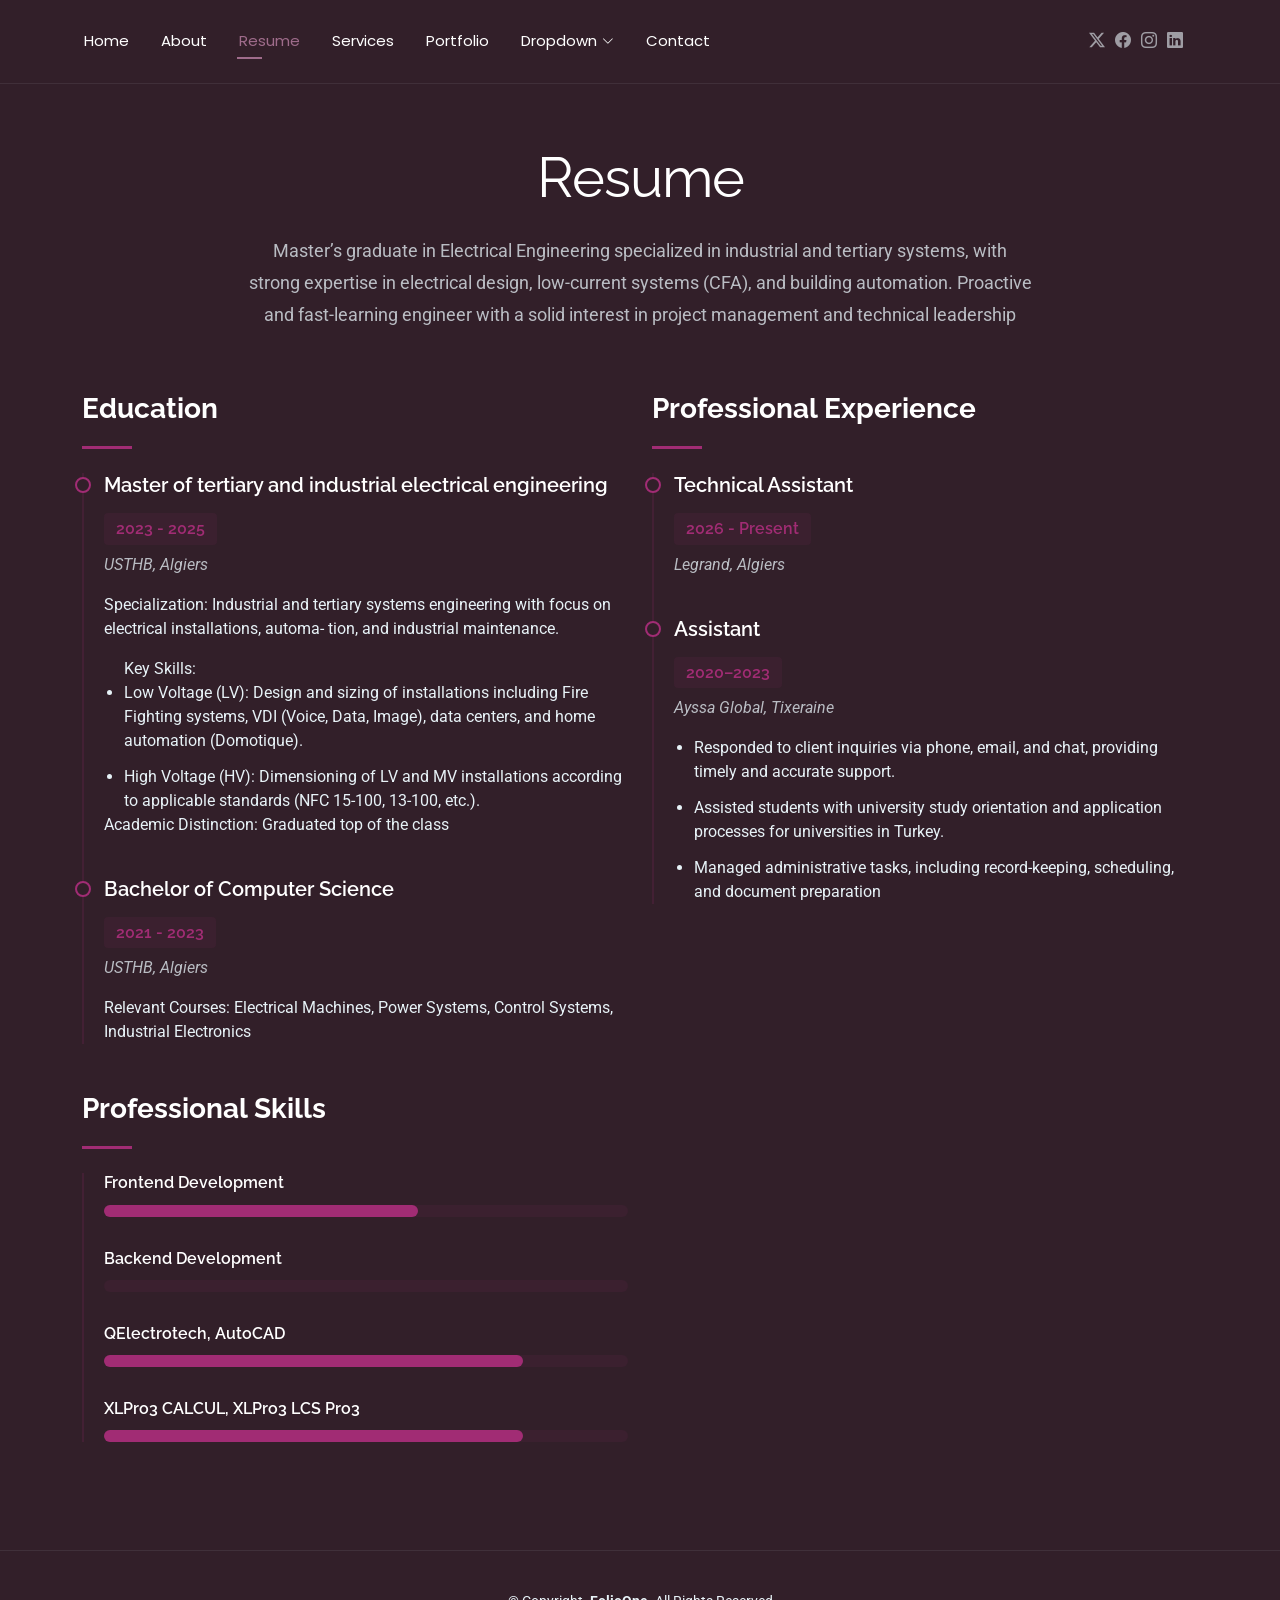
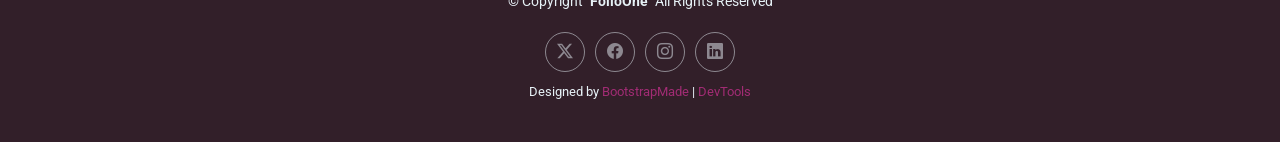
<file: resume.html>
<!DOCTYPE html>
<html lang="en">

<head>
  <meta charset="utf-8">
  <meta content="width=device-width, initial-scale=1.0" name="viewport">
  <title>Resume </title>
  <meta name="description" content="">
  <meta name="keywords" content="">

  <!-- Favicons -->
  <link href="assets/img/favicon.png" rel="icon">
  <link href="assets/img/apple-touch-icon.png" rel="apple-touch-icon">

  <!-- Fonts -->
  <link href="https://fonts.googleapis.com" rel="preconnect">
  <link href="https://fonts.gstatic.com" rel="preconnect" crossorigin>
  <link href="https://fonts.googleapis.com/css2?family=Roboto:ital,wght@0,100;0,300;0,400;0,500;0,700;0,900;1,100;1,300;1,400;1,500;1,700;1,900&family=Poppins:ital,wght@0,100;0,200;0,300;0,400;0,500;0,600;0,700;0,800;0,900;1,100;1,200;1,300;1,400;1,500;1,600;1,700;1,800;1,900&family=Raleway:ital,wght@0,100;0,200;0,300;0,400;0,500;0,600;0,700;0,800;0,900;1,100;1,200;1,300;1,400;1,500;1,600;1,700;1,800;1,900&display=swap" rel="stylesheet">

  <!-- Vendor CSS Files -->
  <link href="assets/vendor/bootstrap/css/bootstrap.min.css" rel="stylesheet">
  <link href="assets/vendor/bootstrap-icons/bootstrap-icons.css" rel="stylesheet">
  <link href="assets/vendor/aos/aos.css" rel="stylesheet">
  <link href="assets/vendor/swiper/swiper-bundle.min.css" rel="stylesheet">
  <link href="assets/vendor/glightbox/css/glightbox.min.css" rel="stylesheet">

  <!-- Main CSS File -->
  <link href="assets/css/main.css" rel="stylesheet">

  <!-- =======================================================
  * Template Name: FolioOne
  * Template URL: https://bootstrapmade.com/folioone-bootstrap-portfolio-website-template/
  * Updated: Aug 23 2025 with Bootstrap v5.3.7
  * Author: BootstrapMade.com
  * License: https://bootstrapmade.com/license/
  ======================================================== -->
</head>

<body class="resume-page">

  <header id="header" class="header d-flex align-items-center light-background sticky-top">
    <div class="container position-relative d-flex align-items-center justify-content-between">

      <!-- <a href="index.html" class="logo d-flex align-items-center me-auto me-xl-0">
      <img src="assets/img/logo.webp" alt="">
      <h1 class="sitename">FolioOne</h1> 
    </a> -->

      <nav id="navmenu" class="navmenu">
        <ul>
          <li><a href="index.html">Home</a></li>
          <li><a href="about.html">About</a></li>
          <li><a href="resume.html" class="active">Resume</a></li>
          <li><a href="services.html">Services</a></li>
          <li><a href="portfolio.html">Portfolio</a></li>
          <li class="dropdown"><a href="#"><span>Dropdown</span> <i class="bi bi-chevron-down toggle-dropdown"></i></a>
            <ul>
              <li><a href="#">Dropdown 1</a></li>
              <li class="dropdown"><a href="#"><span>Deep Dropdown</span> <i class="bi bi-chevron-down toggle-dropdown"></i></a>
                <ul>
                  <li><a href="#">Deep Dropdown 1</a></li>
                  <li><a href="#">Deep Dropdown 2</a></li>
                  <li><a href="#">Deep Dropdown 3</a></li>
                  <li><a href="#">Deep Dropdown 4</a></li>
                  <li><a href="#">Deep Dropdown 5</a></li>
                </ul>
              </li>
              <li><a href="#">Dropdown 2</a></li>
              <li><a href="#">Dropdown 3</a></li>
              <li><a href="#">Dropdown 4</a></li>
            </ul>
          </li>
          <li><a href="contact.html">Contact</a></li>
        </ul>
        <i class="mobile-nav-toggle d-xl-none bi bi-list"></i>
      </nav>

      <div class="header-social-links">
        <a href="#" class="twitter"><i class="bi bi-twitter-x"></i></a>
        <a href="#" class="facebook"><i class="bi bi-facebook"></i></a>
        <a href="#" class="instagram"><i class="bi bi-instagram"></i></a>
        <a href="#" class="linkedin"><i class="bi bi-linkedin"></i></a>
      </div>

    </div>
  </header>

  <main class="main">

    <!-- Resume Section -->
    <section id="resume" class="resume section">

      <!-- Section Title -->
      <div class="container section-title" data-aos="fade-up">
        <h2>Resume</h2>
        <p>Master’s graduate in Electrical Engineering specialized in industrial and tertiary systems, with strong expertise in
electrical design, low-current systems (CFA), and building automation. Proactive and fast-learning engineer with
a solid interest in project management and technical leadership</p>
      </div><!-- End Section Title -->

      <div class="container" data-aos="fade-up" data-aos-delay="100">

        <div class="row">
          <div class="col-lg-6">

            <!-- Education Section -->
            <div class="resume-item" data-aos="fade-up">
              <h3 class="resume-title">Education</h3>

              <div class="resume-content">
                <article class="education-item">
                  <h4>Master of tertiary and industrial electrical engineering</h4>
                  <h5>2023 - 2025</h5>
                  <p class="institution"><em>USTHB, Algiers</em></p>
                  <p>Specialization: Industrial and tertiary systems engineering with focus on electrical installations, automa-
tion, and industrial maintenance.
<ul>Key Skills:
  <li> Low Voltage (LV): Design and sizing of installations including Fire Fighting systems, VDI (Voice,
Data, Image), data centers, and home automation (Domotique).</li>
<li> High Voltage (HV): Dimensioning of LV and MV installations according to applicable standards
(NFC 15-100, 13-100, etc.).</li>
</ul>

Academic Distinction: Graduated top of the class</p>
                </article>

                <article class="education-item">
                  <h4>Bachelor of Computer Science</h4>
                  <h5>2021 - 2023</h5>
                  <p class="institution"><em>USTHB, Algiers</em></p>
                  <p>Relevant Courses: Electrical Machines, Power Systems, Control Systems, Industrial Electronics</p>
                </article>
              </div>
            </div><!-- End Education Section -->

            <!-- Professional Skills Section -->
            <div class="resume-item skills-animation" data-aos="fade-up">
              <h3 class="resume-title">Professional Skills</h3>

              <div class="resume-content">
                <div class="skill-item">
                  <h4>Frontend Development</h4>
                  <div class="progress">
                    <div class="progress-bar" role="progressbar" aria-valuenow="60" aria-valuemin="0" aria-valuemax="100"></div>
                  </div>
                </div>

                <div class="skill-item">
                  <h4>Backend Development</h4>
                  <div class="progress">
                    <div class="progress-bar" role="progressbar" aria-valuenow="0" aria-valuemin="0" aria-valuemax="100"></div>
                  </div>
                </div>

                <div class="skill-item">
                  <h4>QElectrotech, AutoCAD</h4>
                  <div class="progress">
                    <div class="progress-bar" role="progressbar" aria-valuenow="80" aria-valuemin="0" aria-valuemax="80"></div>
                  </div>
                </div>

                <div class="skill-item">
                  <h4>XLPro3 CALCUL, XLPro3 LCS Pro3</h4>
                  <div class="progress">
                    <div class="progress-bar" role="progressbar" aria-valuenow="80" aria-valuemin="0" aria-valuemax="100"></div>
                  </div>
                </div>
              </div>
            </div><!-- End Professional Skills Section -->
          </div>

          <div class="col-lg-6">
            <!-- Experience Section -->
            <div class="resume-item" data-aos="fade-up" data-aos-delay="100">
              <h3 class="resume-title">Professional Experience</h3>

              <div class="resume-content">
                <article class="experience-item">
                  <h4>Technical Assistant</h4>
                  <h5>2026 - Present</h5>
                  <p class="company"><em>Legrand, Algiers</em></p>
                  <!-- <ul>
                    <li>Lead in the development, implementation, and optimization of web applications using modern technologies</li>
                    <li>Delegate tasks to the 7 members of the development team and provide counsel on all aspects of the project</li>
                    <li>Supervise the assessment of all web applications, mobile apps, and software platforms for quality and efficiency</li>
                    <li>Oversee the efficient use of production project budgets ranging from $2,000 - $25,000</li>
                  </ul> -->
                </article>

                <article class="experience-item">
                  <h4>Assistant </h4>
                  <h5>2020–2023</h5>
                  <p class="company"><em>Ayssa Global, Tixeraine</em></p>
                  <ul>
                    <li> Responded to client inquiries via phone, email, and chat, providing timely and accurate support.</li>
<li> Assisted students with university study orientation and application processes for universities in Turkey.</li>
<li>Managed administrative tasks, including record-keeping, scheduling, and document preparation</li>
                  
                  </ul>
                </article>

                <!-- <article class="experience-item">
                  <h4>Junior Software Developer</h4>
                  <h5>2017 - 2019</h5>
                  <p class="company"><em>Apple Inc., Cupertino, CA</em></p>
                  <ul>
                    <li>Implemented responsive websites and web applications using modern JavaScript frameworks</li>
                    <li>Collaborated with senior developers to maintain and optimize existing applications</li>
                    <li>Participated in code reviews and contributed to team documentation efforts</li>
                   
                  </ul>
                </article> -->
              </div>
            </div><!-- End Experience Section -->
          </div>
        </div>

      </div>

    </section><!-- /Resume Section -->

  </main>

  <footer id="footer" class="footer">

    <div class="container">
      <div class="copyright text-center ">
        <p>© <span>Copyright</span> <strong class="px-1 sitename">FolioOne</strong> <span>All Rights Reserved<br></span></p>
      </div>
      <div class="social-links d-flex justify-content-center">
        <a href=""><i class="bi bi-twitter-x"></i></a>
        <a href=""><i class="bi bi-facebook"></i></a>
        <a href="https://www.instagram.com/zin_nomad_/"><i class="bi bi-instagram"></i></a>
        <a href="https://www.linkedin.com/in/zineb-khodja-baa392251/"><i class="bi bi-linkedin"></i></a>
      </div>
      <div class="credits">
        <!-- All the links in the footer should remain intact. -->
        <!-- You can delete the links only if you've purchased the pro version. -->
        <!-- Licensing information: https://bootstrapmade.com/license/ -->
        <!-- Purchase the pro version with working PHP/AJAX contact form: [buy-url] -->
        Designed by <a href="https://bootstrapmade.com/">BootstrapMade</a> | <a href="https://bootstrapmade.com/tools/">DevTools</a>
      </div>
    </div>

  </footer>

  <!-- Scroll Top -->
  <a href="#" id="scroll-top" class="scroll-top d-flex align-items-center justify-content-center"><i class="bi bi-arrow-up-short"></i></a>

  <!-- Preloader -->
  <div id="preloader"></div>

  <!-- Vendor JS Files -->
  <script src="assets/vendor/bootstrap/js/bootstrap.bundle.min.js"></script>
  <script src="assets/vendor/php-email-form/validate.js"></script>
  <script src="assets/vendor/aos/aos.js"></script>
  <script src="assets/vendor/typed.js/typed.umd.js"></script>
  <script src="assets/vendor/waypoints/noframework.waypoints.js"></script>
  <script src="assets/vendor/purecounter/purecounter_vanilla.js"></script>
  <script src="assets/vendor/swiper/swiper-bundle.min.js"></script>
  <script src="assets/vendor/imagesloaded/imagesloaded.pkgd.min.js"></script>
  <script src="assets/vendor/isotope-layout/isotope.pkgd.min.js"></script>
  <script src="assets/vendor/glightbox/js/glightbox.min.js"></script>

  <!-- Main JS File -->
  <script src="assets/js/main.js"></script>

</body>

</html>
</file>
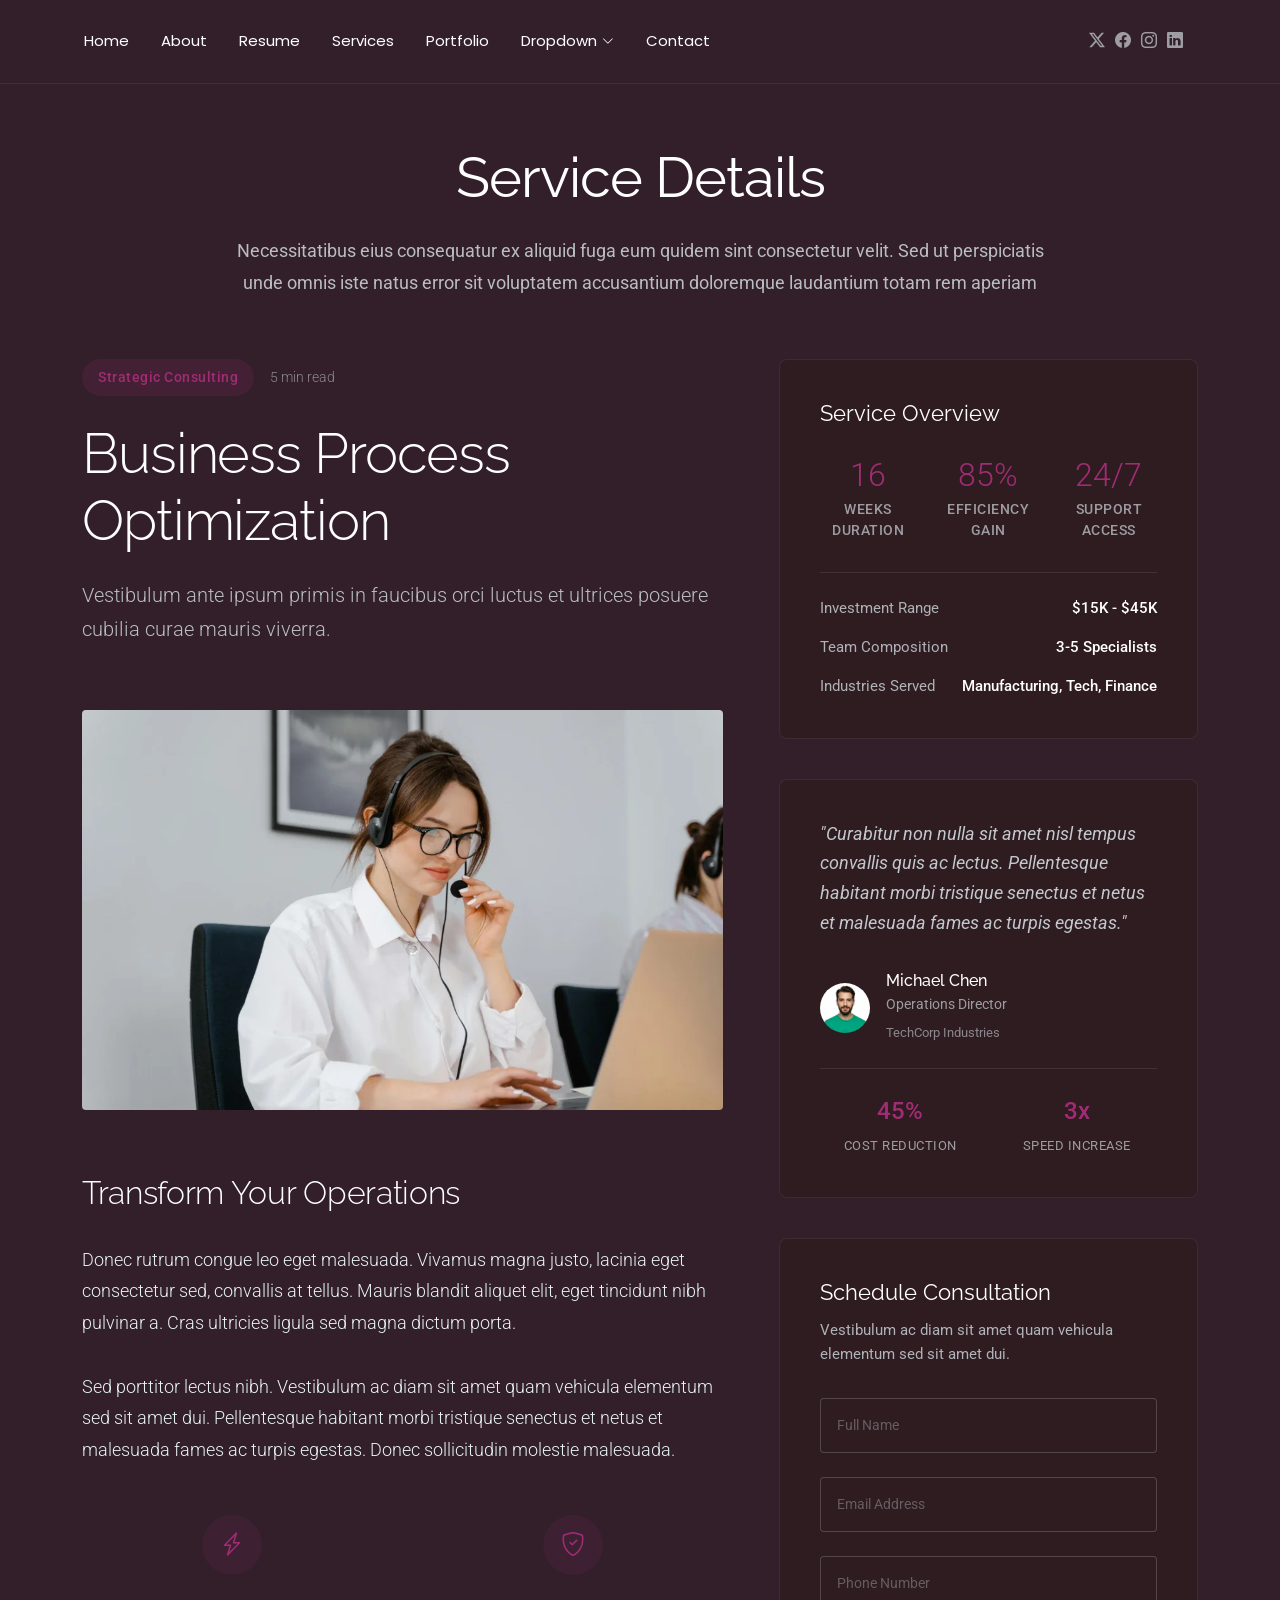
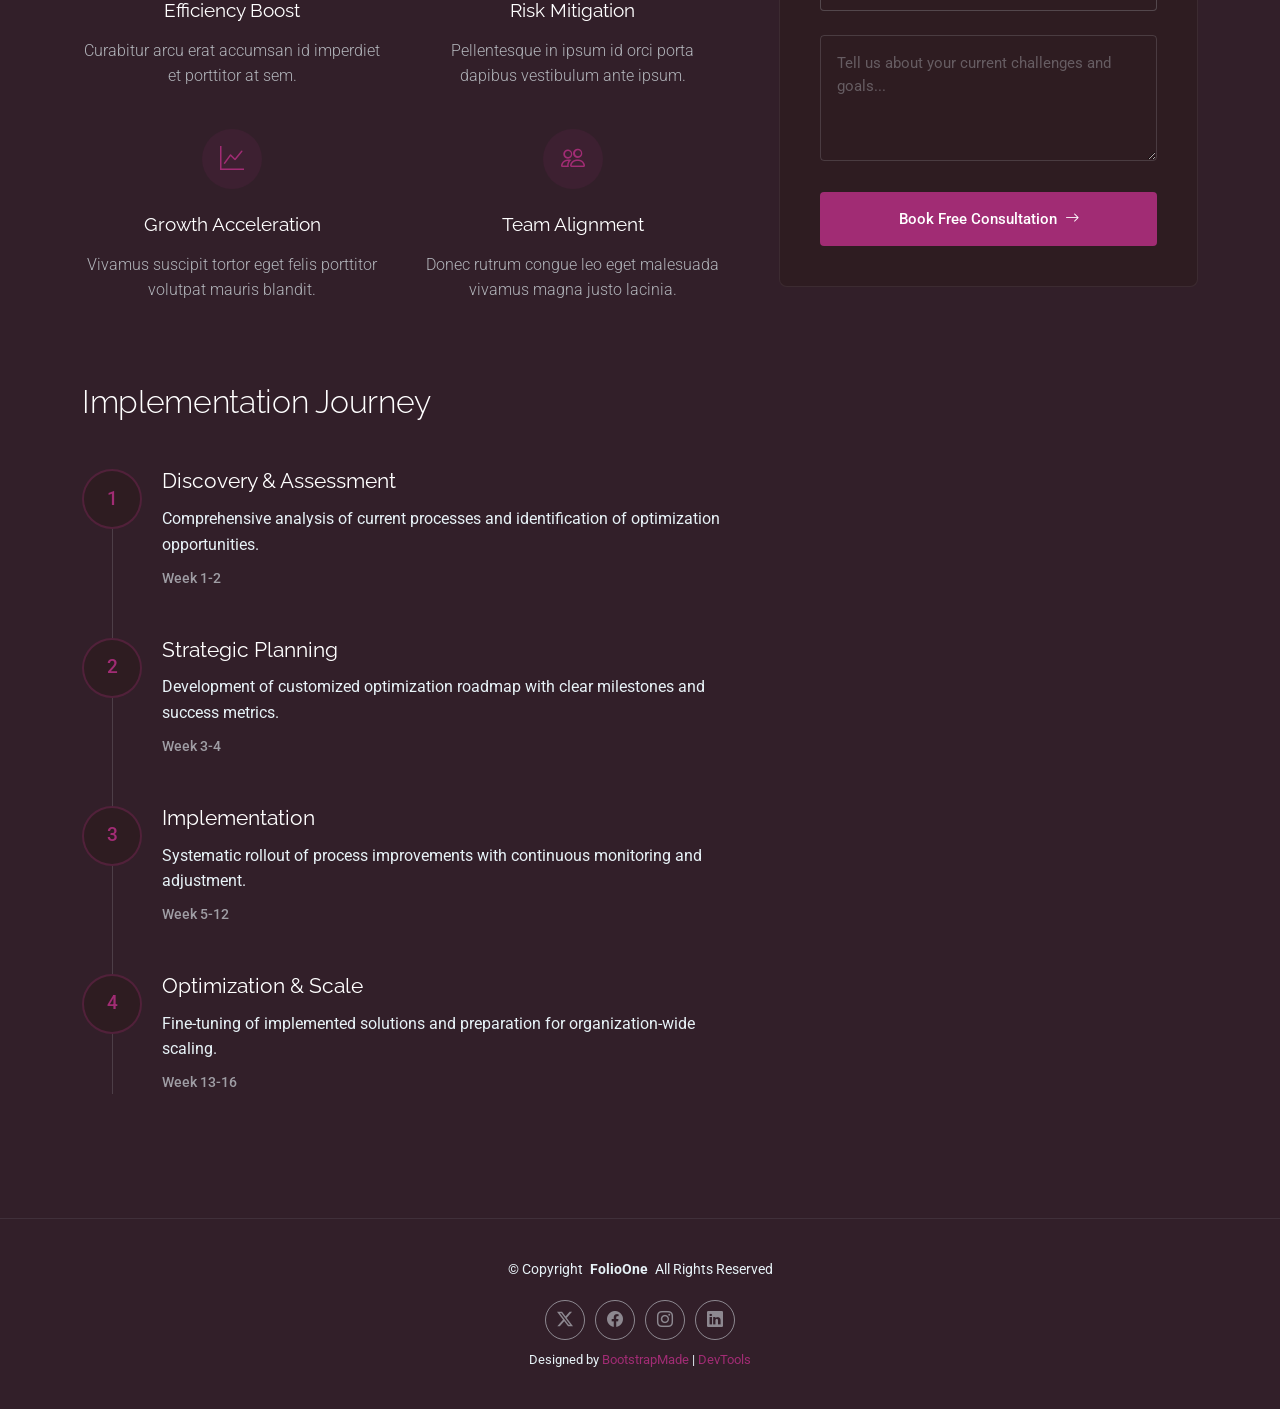
<file: service-details.html>
<!DOCTYPE html>
<html lang="en">

<head>
  <meta charset="utf-8">
  <meta content="width=device-width, initial-scale=1.0" name="viewport">
  <title>Service Details - FolioOne Bootstrap Template</title>
  <meta name="description" content="">
  <meta name="keywords" content="">

  <!-- Favicons -->
  <link href="assets/img/favicon.png" rel="icon">
  <link href="assets/img/apple-touch-icon.png" rel="apple-touch-icon">

  <!-- Fonts -->
  <link href="https://fonts.googleapis.com" rel="preconnect">
  <link href="https://fonts.gstatic.com" rel="preconnect" crossorigin>
  <link href="https://fonts.googleapis.com/css2?family=Roboto:ital,wght@0,100;0,300;0,400;0,500;0,700;0,900;1,100;1,300;1,400;1,500;1,700;1,900&family=Poppins:ital,wght@0,100;0,200;0,300;0,400;0,500;0,600;0,700;0,800;0,900;1,100;1,200;1,300;1,400;1,500;1,600;1,700;1,800;1,900&family=Raleway:ital,wght@0,100;0,200;0,300;0,400;0,500;0,600;0,700;0,800;0,900;1,100;1,200;1,300;1,400;1,500;1,600;1,700;1,800;1,900&display=swap" rel="stylesheet">

  <!-- Vendor CSS Files -->
  <link href="assets/vendor/bootstrap/css/bootstrap.min.css" rel="stylesheet">
  <link href="assets/vendor/bootstrap-icons/bootstrap-icons.css" rel="stylesheet">
  <link href="assets/vendor/aos/aos.css" rel="stylesheet">
  <link href="assets/vendor/swiper/swiper-bundle.min.css" rel="stylesheet">
  <link href="assets/vendor/glightbox/css/glightbox.min.css" rel="stylesheet">

  <!-- Main CSS File -->
  <link href="assets/css/main.css" rel="stylesheet">

  <!-- =======================================================
  * Template Name: FolioOne
  * Template URL: https://bootstrapmade.com/folioone-bootstrap-portfolio-website-template/
  * Updated: Aug 23 2025 with Bootstrap v5.3.7
  * Author: BootstrapMade.com
  * License: https://bootstrapmade.com/license/
  ======================================================== -->
</head>

<body class="service-details-page">

  <header id="header" class="header d-flex align-items-center light-background sticky-top">
    <div class="container position-relative d-flex align-items-center justify-content-between">

      <!-- <a href="index.html" class="logo d-flex align-items-center me-auto me-xl-0">
      <img src="assets/img/logo.webp" alt="">
      <h1 class="sitename">FolioOne</h1> 
    </a> -->

      <nav id="navmenu" class="navmenu">
        <ul>
          <li><a href="index.html">Home</a></li>
          <li><a href="about.html">About</a></li>
          <li><a href="resume.html">Resume</a></li>
          <li><a href="services.html">Services</a></li>
          <li><a href="portfolio.html">Portfolio</a></li>
          <li class="dropdown"><a href="#"><span>Dropdown</span> <i class="bi bi-chevron-down toggle-dropdown"></i></a>
            <ul>
              <li><a href="#">Dropdown 1</a></li>
              <li class="dropdown"><a href="#"><span>Deep Dropdown</span> <i class="bi bi-chevron-down toggle-dropdown"></i></a>
                <ul>
                  <li><a href="#">Deep Dropdown 1</a></li>
                  <li><a href="#">Deep Dropdown 2</a></li>
                  <li><a href="#">Deep Dropdown 3</a></li>
                  <li><a href="#">Deep Dropdown 4</a></li>
                  <li><a href="#">Deep Dropdown 5</a></li>
                </ul>
              </li>
              <li><a href="#">Dropdown 2</a></li>
              <li><a href="#">Dropdown 3</a></li>
              <li><a href="#">Dropdown 4</a></li>
            </ul>
          </li>
          <li><a href="contact.html">Contact</a></li>
        </ul>
        <i class="mobile-nav-toggle d-xl-none bi bi-list"></i>
      </nav>

      <div class="header-social-links">
        <a href="#" class="twitter"><i class="bi bi-twitter-x"></i></a>
        <a href="#" class="facebook"><i class="bi bi-facebook"></i></a>
        <a href="#" class="instagram"><i class="bi bi-instagram"></i></a>
        <a href="#" class="linkedin"><i class="bi bi-linkedin"></i></a>
      </div>

    </div>
  </header>

  <main class="main">

    <!-- Service Details Section -->
    <section id="service-details" class="service-details section">

      <!-- Section Title -->
      <div class="container section-title" data-aos="fade-up">
        <h2>Service Details</h2>
        <p>Necessitatibus eius consequatur ex aliquid fuga eum quidem sint consectetur velit. Sed ut perspiciatis unde omnis iste natus error sit voluptatem accusantium doloremque laudantium totam rem aperiam</p>
      </div><!-- End Section Title -->

      <div class="container" data-aos="fade-up" data-aos-delay="100">

        <div class="row">

          <!-- Main Content Area -->
          <div class="col-lg-7">

            <!-- Hero Service Introduction -->
            <div class="service-hero" data-aos="fade-up" data-aos-delay="100">
              <div class="service-meta">
                <span class="service-category">Strategic Consulting</span>
                <span class="reading-time">5 min read</span>
              </div>
              <h1>Business Process Optimization</h1>
              <p class="service-description">Vestibulum ante ipsum primis in faucibus orci luctus et ultrices posuere cubilia curae mauris viverra.</p>
            </div>

            <!-- Service Visual -->
            <div class="service-visual" data-aos="zoom-in" data-aos-delay="200">
              <img src="assets/img/services/services-7.webp" alt="Business Process Optimization" class="img-fluid">
            </div>

            <!-- Service Content -->
            <div class="service-narrative" data-aos="fade-up" data-aos-delay="300">
              <h3>Transform Your Operations</h3>
              <p>Donec rutrum congue leo eget malesuada. Vivamus magna justo, lacinia eget consectetur sed, convallis at tellus. Mauris blandit aliquet elit, eget tincidunt nibh pulvinar a. Cras ultricies ligula sed magna dictum porta.</p>

              <p>Sed porttitor lectus nibh. Vestibulum ac diam sit amet quam vehicula elementum sed sit amet dui. Pellentesque habitant morbi tristique senectus et netus et malesuada fames ac turpis egestas. Donec sollicitudin molestie malesuada.</p>

              <!-- Key Benefits Grid -->
              <div class="benefits-grid" data-aos="fade-up" data-aos-delay="400">
                <div class="benefit-card">
                  <div class="benefit-icon">
                    <i class="bi bi-lightning-charge"></i>
                  </div>
                  <h4>Efficiency Boost</h4>
                  <p>Curabitur arcu erat accumsan id imperdiet et porttitor at sem.</p>
                </div>

                <div class="benefit-card">
                  <div class="benefit-icon">
                    <i class="bi bi-shield-check"></i>
                  </div>
                  <h4>Risk Mitigation</h4>
                  <p>Pellentesque in ipsum id orci porta dapibus vestibulum ante ipsum.</p>
                </div>

                <div class="benefit-card">
                  <div class="benefit-icon">
                    <i class="bi bi-graph-up"></i>
                  </div>
                  <h4>Growth Acceleration</h4>
                  <p>Vivamus suscipit tortor eget felis porttitor volutpat mauris blandit.</p>
                </div>

                <div class="benefit-card">
                  <div class="benefit-icon">
                    <i class="bi bi-people"></i>
                  </div>
                  <h4>Team Alignment</h4>
                  <p>Donec rutrum congue leo eget malesuada vivamus magna justo lacinia.</p>
                </div>
              </div>

            </div>

            <!-- Implementation Timeline -->
            <div class="timeline-section" data-aos="fade-up" data-aos-delay="500">
              <h3>Implementation Journey</h3>
              <div class="timeline">
                <div class="timeline-item">
                  <div class="timeline-marker">
                    <span>1</span>
                  </div>
                  <div class="timeline-content">
                    <h4>Discovery &amp; Assessment</h4>
                    <p>Comprehensive analysis of current processes and identification of optimization opportunities.</p>
                    <small>Week 1-2</small>
                  </div>
                </div>

                <div class="timeline-item">
                  <div class="timeline-marker">
                    <span>2</span>
                  </div>
                  <div class="timeline-content">
                    <h4>Strategic Planning</h4>
                    <p>Development of customized optimization roadmap with clear milestones and success metrics.</p>
                    <small>Week 3-4</small>
                  </div>
                </div>

                <div class="timeline-item">
                  <div class="timeline-marker">
                    <span>3</span>
                  </div>
                  <div class="timeline-content">
                    <h4>Implementation</h4>
                    <p>Systematic rollout of process improvements with continuous monitoring and adjustment.</p>
                    <small>Week 5-12</small>
                  </div>
                </div>

                <div class="timeline-item">
                  <div class="timeline-marker">
                    <span>4</span>
                  </div>
                  <div class="timeline-content">
                    <h4>Optimization &amp; Scale</h4>
                    <p>Fine-tuning of implemented solutions and preparation for organization-wide scaling.</p>
                    <small>Week 13-16</small>
                  </div>
                </div>
              </div>
            </div>

          </div><!-- End Main Content -->

          <!-- Service Sidebar -->
          <div class="col-lg-5">
            <div class="service-sidebar" data-aos="fade-up" data-aos-delay="200">

              <!-- Service Overview Card -->
              <div class="overview-card">
                <div class="overview-header">
                  <h4>Service Overview</h4>
                </div>
                <div class="overview-stats">
                  <div class="stat-item">
                    <div class="stat-number">16</div>
                    <div class="stat-label">Weeks Duration</div>
                  </div>
                  <div class="stat-item">
                    <div class="stat-number">85%</div>
                    <div class="stat-label">Efficiency Gain</div>
                  </div>
                  <div class="stat-item">
                    <div class="stat-number">24/7</div>
                    <div class="stat-label">Support Access</div>
                  </div>
                </div>

                <div class="overview-details">
                  <div class="detail-row">
                    <span class="detail-label">Investment Range</span>
                    <span class="detail-value">$15K - $45K</span>
                  </div>
                  <div class="detail-row">
                    <span class="detail-label">Team Composition</span>
                    <span class="detail-value">3-5 Specialists</span>
                  </div>
                  <div class="detail-row">
                    <span class="detail-label">Industries Served</span>
                    <span class="detail-value">Manufacturing, Tech, Finance</span>
                  </div>
                </div>
              </div>

              <!-- Client Success Story -->
              <div class="success-story">
                <div class="story-quote">
                  <p>"Curabitur non nulla sit amet nisl tempus convallis quis ac lectus. Pellentesque habitant morbi tristique senectus et netus et malesuada fames ac turpis egestas."</p>
                </div>
                <div class="story-author">
                  <img src="assets/img/person/person-m-8.webp" alt="Michael Chen" class="author-avatar">
                  <div class="author-details">
                    <h5>Michael Chen</h5>
                    <span>Operations Director</span>
                    <small>TechCorp Industries</small>
                  </div>
                </div>
                <div class="story-metrics">
                  <div class="metric">
                    <span class="metric-value">45%</span>
                    <span class="metric-label">Cost Reduction</span>
                  </div>
                  <div class="metric">
                    <span class="metric-value">3x</span>
                    <span class="metric-label">Speed Increase</span>
                  </div>
                </div>
              </div>

              <!-- Consultation Form -->
              <div class="consultation-form">
                <div class="form-header">
                  <h4>Schedule Consultation</h4>
                  <p>Vestibulum ac diam sit amet quam vehicula elementum sed sit amet dui.</p>
                </div>

                <form action="forms/consultation.php" method="post" class="php-email-form">
                  <div class="form-group">
                    <input type="text" name="name" class="form-input" placeholder="Full Name" required="">
                  </div>

                  <div class="form-group">
                    <input type="email" name="email" class="form-input" placeholder="Email Address" required="">
                  </div>

                  <div class="form-group">
                    <input type="tel" name="phone" class="form-input" placeholder="Phone Number">
                  </div>

                  <input type="hidden" name="subject" value="Business Process Optimization Consultation">

                  <div class="form-group">
                    <textarea name="message" class="form-input" rows="4" placeholder="Tell us about your current challenges and goals..." required=""></textarea>
                  </div>

                  <div class="loading">Loading</div>
                  <div class="error-message"></div>
                  <div class="sent-message">Your consultation request has been sent. Thank you!</div>

                  <button type="submit" class="btn-consultation">
                    <span>Book Free Consultation</span>
                    <i class="bi bi-arrow-right"></i>
                  </button>
                </form>
              </div>

            </div>
          </div><!-- End Sidebar -->

        </div>

      </div>

    </section><!-- /Service Details Section -->

  </main>

  <footer id="footer" class="footer">

    <div class="container">
      <div class="copyright text-center ">
        <p>© <span>Copyright</span> <strong class="px-1 sitename">FolioOne</strong> <span>All Rights Reserved<br></span></p>
      </div>
      <div class="social-links d-flex justify-content-center">
        <a href=""><i class="bi bi-twitter-x"></i></a>
        <a href=""><i class="bi bi-facebook"></i></a>
        <a href=""><i class="bi bi-instagram"></i></a>
        <a href=""><i class="bi bi-linkedin"></i></a>
      </div>
      <div class="credits">
        <!-- All the links in the footer should remain intact. -->
        <!-- You can delete the links only if you've purchased the pro version. -->
        <!-- Licensing information: https://bootstrapmade.com/license/ -->
        <!-- Purchase the pro version with working PHP/AJAX contact form: [buy-url] -->
        Designed by <a href="https://bootstrapmade.com/">BootstrapMade</a> | <a href="https://bootstrapmade.com/tools/">DevTools</a>
      </div>
    </div>

  </footer>

  <!-- Scroll Top -->
  <a href="#" id="scroll-top" class="scroll-top d-flex align-items-center justify-content-center"><i class="bi bi-arrow-up-short"></i></a>

  <!-- Preloader -->
  <div id="preloader"></div>

  <!-- Vendor JS Files -->
  <script src="assets/vendor/bootstrap/js/bootstrap.bundle.min.js"></script>
  <script src="assets/vendor/php-email-form/validate.js"></script>
  <script src="assets/vendor/aos/aos.js"></script>
  <script src="assets/vendor/typed.js/typed.umd.js"></script>
  <script src="assets/vendor/waypoints/noframework.waypoints.js"></script>
  <script src="assets/vendor/purecounter/purecounter_vanilla.js"></script>
  <script src="assets/vendor/swiper/swiper-bundle.min.js"></script>
  <script src="assets/vendor/imagesloaded/imagesloaded.pkgd.min.js"></script>
  <script src="assets/vendor/isotope-layout/isotope.pkgd.min.js"></script>
  <script src="assets/vendor/glightbox/js/glightbox.min.js"></script>

  <!-- Main JS File -->
  <script src="assets/js/main.js"></script>

</body>

</html>
</file>
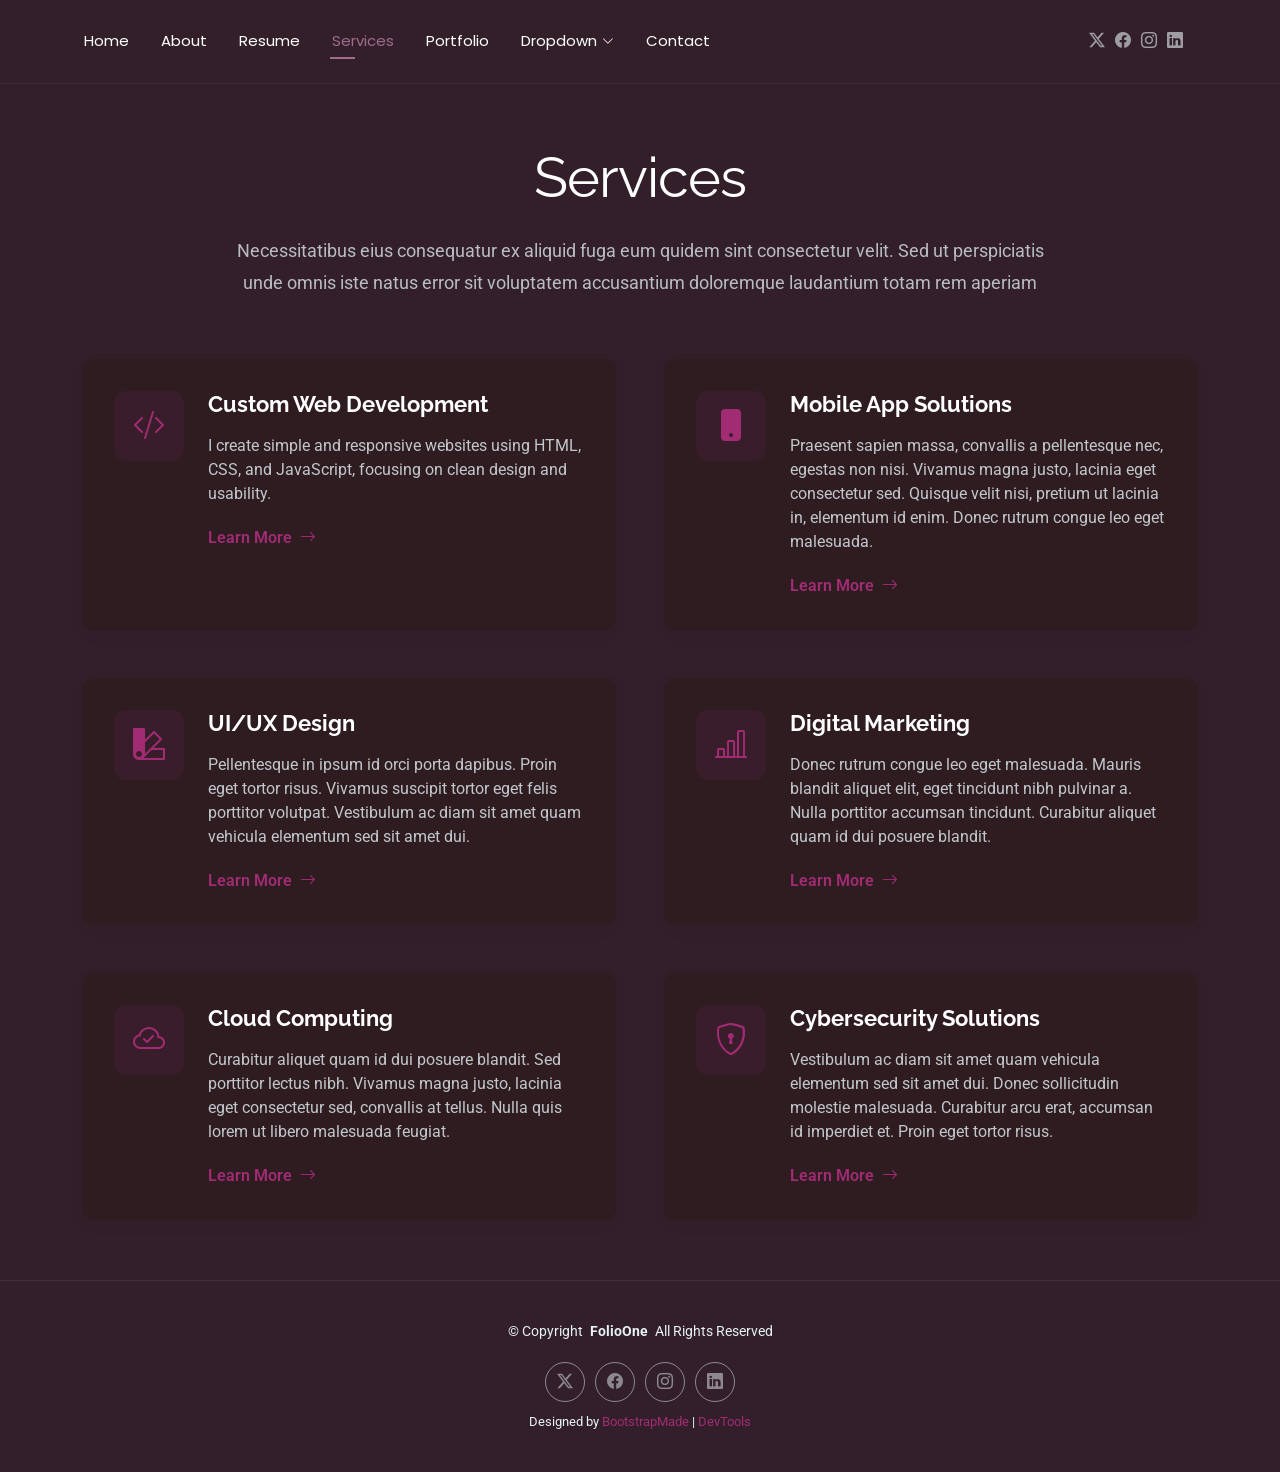
<file: services.html>
<!DOCTYPE html>
<html lang="en">

<head>
  <meta charset="utf-8">
  <meta content="width=device-width, initial-scale=1.0" name="viewport">
  <title>Services - FolioOne Bootstrap Template</title>
  <meta name="description" content="">
  <meta name="keywords" content="">

  <!-- Favicons -->
  <link href="assets/img/favicon.png" rel="icon">
  <link href="assets/img/apple-touch-icon.png" rel="apple-touch-icon">

  <!-- Fonts -->
  <link href="https://fonts.googleapis.com" rel="preconnect">
  <link href="https://fonts.gstatic.com" rel="preconnect" crossorigin>
  <link href="https://fonts.googleapis.com/css2?family=Roboto:ital,wght@0,100;0,300;0,400;0,500;0,700;0,900;1,100;1,300;1,400;1,500;1,700;1,900&family=Poppins:ital,wght@0,100;0,200;0,300;0,400;0,500;0,600;0,700;0,800;0,900;1,100;1,200;1,300;1,400;1,500;1,600;1,700;1,800;1,900&family=Raleway:ital,wght@0,100;0,200;0,300;0,400;0,500;0,600;0,700;0,800;0,900;1,100;1,200;1,300;1,400;1,500;1,600;1,700;1,800;1,900&display=swap" rel="stylesheet">

  <!-- Vendor CSS Files -->
  <link href="assets/vendor/bootstrap/css/bootstrap.min.css" rel="stylesheet">
  <link href="assets/vendor/bootstrap-icons/bootstrap-icons.css" rel="stylesheet">
  <link href="assets/vendor/aos/aos.css" rel="stylesheet">
  <link href="assets/vendor/swiper/swiper-bundle.min.css" rel="stylesheet">
  <link href="assets/vendor/glightbox/css/glightbox.min.css" rel="stylesheet">

  <!-- Main CSS File -->
  <link href="assets/css/main.css" rel="stylesheet">

  <!-- =======================================================
  * Template Name: FolioOne
  * Template URL: https://bootstrapmade.com/folioone-bootstrap-portfolio-website-template/
  * Updated: Aug 23 2025 with Bootstrap v5.3.7
  * Author: BootstrapMade.com
  * License: https://bootstrapmade.com/license/
  ======================================================== -->
</head>

<body class="services-page">

  <header id="header" class="header d-flex align-items-center light-background sticky-top">
    <div class="container position-relative d-flex align-items-center justify-content-between">

      <!-- <a href="index.html" class="logo d-flex align-items-center me-auto me-xl-0">
      <img src="assets/img/logo.webp" alt="">
      <h1 class="sitename">FolioOne</h1> 
    </a> -->

      <nav id="navmenu" class="navmenu">
        <ul>
          <li><a href="index.html">Home</a></li>
          <li><a href="about.html">About</a></li>
          <li><a href="resume.html">Resume</a></li>
          <li><a href="services.html" class="active">Services</a></li>
          <li><a href="portfolio.html">Portfolio</a></li>
          <li class="dropdown"><a href="#"><span>Dropdown</span> <i class="bi bi-chevron-down toggle-dropdown"></i></a>
            <ul>
              <li><a href="#">Dropdown 1</a></li>
              <li class="dropdown"><a href="#"><span>Deep Dropdown</span> <i class="bi bi-chevron-down toggle-dropdown"></i></a>
                <ul>
                  <li><a href="#">Deep Dropdown 1</a></li>
                  <li><a href="#">Deep Dropdown 2</a></li>
                  <li><a href="#">Deep Dropdown 3</a></li>
                  <li><a href="#">Deep Dropdown 4</a></li>
                  <li><a href="#">Deep Dropdown 5</a></li>
                </ul>
              </li>
              <li><a href="#">Dropdown 2</a></li>
              <li><a href="#">Dropdown 3</a></li>
              <li><a href="#">Dropdown 4</a></li>
            </ul>
          </li>
          <li><a href="contact.html">Contact</a></li>
        </ul>
        <i class="mobile-nav-toggle d-xl-none bi bi-list"></i>
      </nav>

      <div class="header-social-links">
        <a href="#" class="twitter"><i class="bi bi-twitter-x"></i></a>
        <a href="#" class="facebook"><i class="bi bi-facebook"></i></a>
        <a href="#" class="instagram"><i class="bi bi-instagram"></i></a>
        <a href="#" class="linkedin"><i class="bi bi-linkedin"></i></a>
      </div>

    </div>
  </header>

  <main class="main">

    <!-- Services Section -->
    <section id="services" class="services section">

      <!-- Section Title -->
      <div class="container section-title" data-aos="fade-up">
        <h2>Services</h2>
        <p>Necessitatibus eius consequatur ex aliquid fuga eum quidem sint consectetur velit. Sed ut perspiciatis unde omnis iste natus error sit voluptatem accusantium doloremque laudantium totam rem aperiam</p>
      </div><!-- End Section Title -->

      <div class="container" data-aos="fade-up" data-aos-delay="100">

        <div class="row justify-content-center g-5">

          <div class="col-md-6" data-aos="fade-right" data-aos-delay="100">
            <div class="service-item">
              <div class="service-icon">
                <i class="bi bi-code-slash"></i>
              </div>
              <div class="service-content">
                <h3>Custom Web Development</h3>
                <p>I create simple and responsive websites using HTML, CSS, and JavaScript, focusing on clean design and usability.</p>
                <a href="service-details.html" class="service-link">
                  <span>Learn More</span>
                  <i class="bi bi-arrow-right"></i>
                </a>
              </div>
            </div>
          </div><!-- End Service Item -->

          <div class="col-md-6" data-aos="fade-left" data-aos-delay="100">
            <div class="service-item">
              <div class="service-icon">
                <i class="bi bi-phone-fill"></i>
              </div>
              <div class="service-content">
                <h3>Mobile App Solutions</h3>
                <p>Praesent sapien massa, convallis a pellentesque nec, egestas non nisi. Vivamus magna justo, lacinia eget consectetur sed. Quisque velit nisi, pretium ut lacinia in, elementum id enim. Donec rutrum congue leo eget malesuada.</p>
                <a href="service-details.html" class="service-link">
                  <span>Learn More</span>
                  <i class="bi bi-arrow-right"></i>
                </a>
              </div>
            </div>
          </div><!-- End Service Item -->

          <div class="col-md-6" data-aos="fade-right" data-aos-delay="200">
            <div class="service-item">
              <div class="service-icon">
                <i class="bi bi-palette2"></i>
              </div>
              <div class="service-content">
                <h3>UI/UX Design</h3>
                <p>Pellentesque in ipsum id orci porta dapibus. Proin eget tortor risus. Vivamus suscipit tortor eget felis porttitor volutpat. Vestibulum ac diam sit amet quam vehicula elementum sed sit amet dui.</p>
                <a href="service-details.html" class="service-link">
                  <span>Learn More</span>
                  <i class="bi bi-arrow-right"></i>
                </a>
              </div>
            </div>
          </div><!-- End Service Item -->

          <div class="col-md-6" data-aos="fade-left" data-aos-delay="200">
            <div class="service-item">
              <div class="service-icon">
                <i class="bi bi-bar-chart-line"></i>
              </div>
              <div class="service-content">
                <h3>Digital Marketing</h3>
                <p>Donec rutrum congue leo eget malesuada. Mauris blandit aliquet elit, eget tincidunt nibh pulvinar a. Nulla porttitor accumsan tincidunt. Curabitur aliquet quam id dui posuere blandit.</p>
                <a href="service-details.html" class="service-link">
                  <span>Learn More</span>
                  <i class="bi bi-arrow-right"></i>
                </a>
              </div>
            </div>
          </div><!-- End Service Item -->

          <div class="col-md-6" data-aos="fade-right" data-aos-delay="300">
            <div class="service-item">
              <div class="service-icon">
                <i class="bi bi-cloud-check"></i>
              </div>
              <div class="service-content">
                <h3>Cloud Computing</h3>
                <p>Curabitur aliquet quam id dui posuere blandit. Sed porttitor lectus nibh. Vivamus magna justo, lacinia eget consectetur sed, convallis at tellus. Nulla quis lorem ut libero malesuada feugiat.</p>
                <a href="service-details.html" class="service-link">
                  <span>Learn More</span>
                  <i class="bi bi-arrow-right"></i>
                </a>
              </div>
            </div>
          </div><!-- End Service Item -->

          <div class="col-md-6" data-aos="fade-left" data-aos-delay="300">
            <div class="service-item">
              <div class="service-icon">
                <i class="bi bi-shield-lock"></i>
              </div>
              <div class="service-content">
                <h3>Cybersecurity Solutions</h3>
                <p>Vestibulum ac diam sit amet quam vehicula elementum sed sit amet dui. Donec sollicitudin molestie malesuada. Curabitur arcu erat, accumsan id imperdiet et. Proin eget tortor risus.</p>
                <a href="service-details.html" class="service-link">
                  <span>Learn More</span>
                  <i class="bi bi-arrow-right"></i>
                </a>
              </div>
            </div>
          </div><!-- End Service Item -->

        </div>

      </div>

    </section><!-- /Services Section -->

  </main>

  <footer id="footer" class="footer">

    <div class="container">
      <div class="copyright text-center ">
        <p>© <span>Copyright</span> <strong class="px-1 sitename">FolioOne</strong> <span>All Rights Reserved<br></span></p>
      </div>
      <div class="social-links d-flex justify-content-center">
        <a href=""><i class="bi bi-twitter-x"></i></a>
        <a href=""><i class="bi bi-facebook"></i></a>
        <a href=""><i class="bi bi-instagram"></i></a>
        <a href=""><i class="bi bi-linkedin"></i></a>
      </div>
      <div class="credits">
        <!-- All the links in the footer should remain intact. -->
        <!-- You can delete the links only if you've purchased the pro version. -->
        <!-- Licensing information: https://bootstrapmade.com/license/ -->
        <!-- Purchase the pro version with working PHP/AJAX contact form: [buy-url] -->
        Designed by <a href="https://bootstrapmade.com/">BootstrapMade</a> | <a href="https://bootstrapmade.com/tools/">DevTools</a>
      </div>
    </div>

  </footer>

  <!-- Scroll Top -->
  <a href="#" id="scroll-top" class="scroll-top d-flex align-items-center justify-content-center"><i class="bi bi-arrow-up-short"></i></a>

  <!-- Preloader -->
  <div id="preloader"></div>

  <!-- Vendor JS Files -->
  <script src="assets/vendor/bootstrap/js/bootstrap.bundle.min.js"></script>
  <script src="assets/vendor/php-email-form/validate.js"></script>
  <script src="assets/vendor/aos/aos.js"></script>
  <script src="assets/vendor/typed.js/typed.umd.js"></script>
  <script src="assets/vendor/waypoints/noframework.waypoints.js"></script>
  <script src="assets/vendor/purecounter/purecounter_vanilla.js"></script>
  <script src="assets/vendor/swiper/swiper-bundle.min.js"></script>
  <script src="assets/vendor/imagesloaded/imagesloaded.pkgd.min.js"></script>
  <script src="assets/vendor/isotope-layout/isotope.pkgd.min.js"></script>
  <script src="assets/vendor/glightbox/js/glightbox.min.js"></script>

  <!-- Main JS File -->
  <script src="assets/js/main.js"></script>

</body>

</html>
</file>
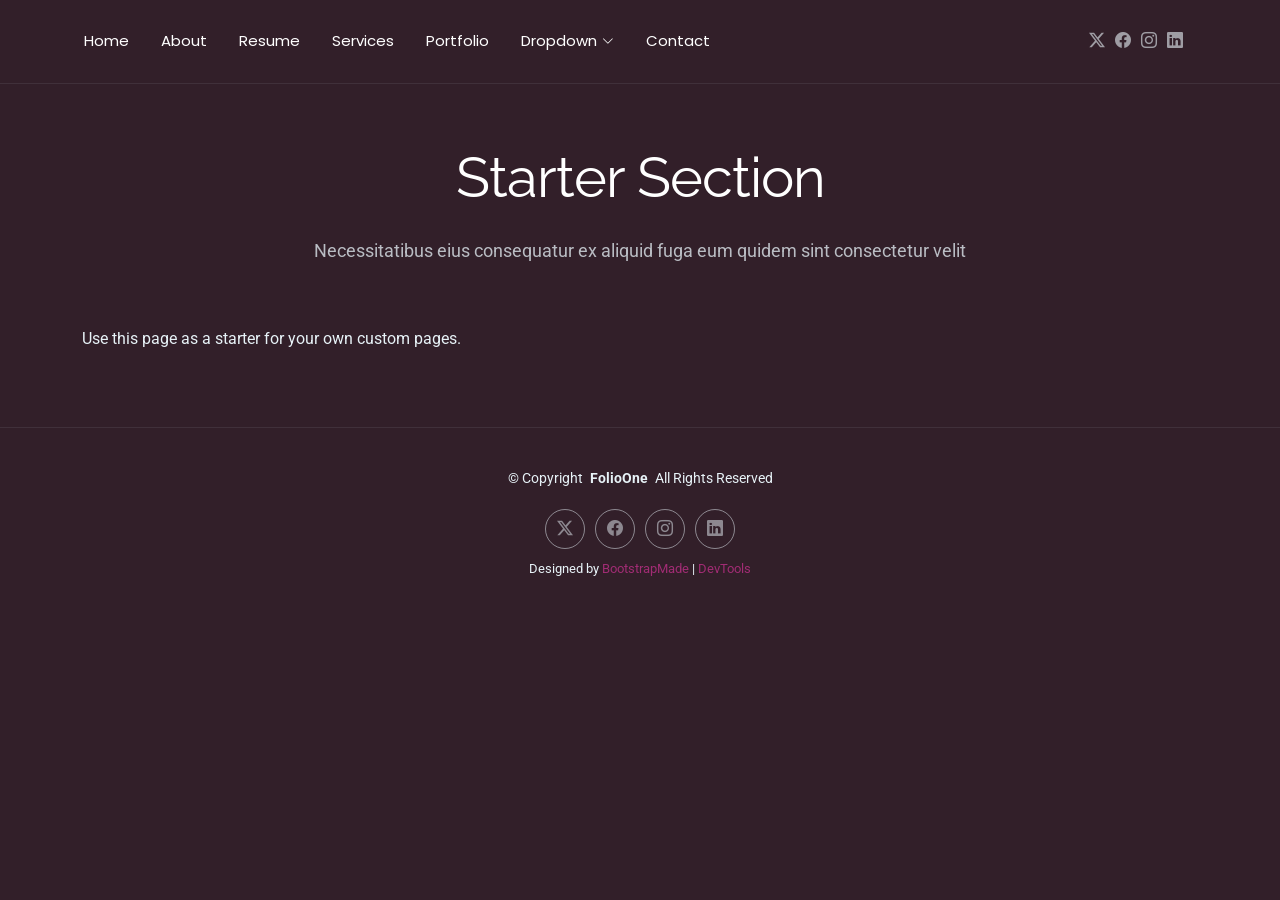
<file: starter-page.html>
<!DOCTYPE html>
<html lang="en">

<head>
  <meta charset="utf-8">
  <meta content="width=device-width, initial-scale=1.0" name="viewport">
  <title>Starter Page - FolioOne Bootstrap Template</title>
  <meta name="description" content="">
  <meta name="keywords" content="">

  <!-- Favicons -->
  <link href="assets/img/favicon.png" rel="icon">
  <link href="assets/img/apple-touch-icon.png" rel="apple-touch-icon">

  <!-- Fonts -->
  <link href="https://fonts.googleapis.com" rel="preconnect">
  <link href="https://fonts.gstatic.com" rel="preconnect" crossorigin>
  <link href="https://fonts.googleapis.com/css2?family=Roboto:ital,wght@0,100;0,300;0,400;0,500;0,700;0,900;1,100;1,300;1,400;1,500;1,700;1,900&family=Poppins:ital,wght@0,100;0,200;0,300;0,400;0,500;0,600;0,700;0,800;0,900;1,100;1,200;1,300;1,400;1,500;1,600;1,700;1,800;1,900&family=Raleway:ital,wght@0,100;0,200;0,300;0,400;0,500;0,600;0,700;0,800;0,900;1,100;1,200;1,300;1,400;1,500;1,600;1,700;1,800;1,900&display=swap" rel="stylesheet">

  <!-- Vendor CSS Files -->
  <link href="assets/vendor/bootstrap/css/bootstrap.min.css" rel="stylesheet">
  <link href="assets/vendor/bootstrap-icons/bootstrap-icons.css" rel="stylesheet">
  <link href="assets/vendor/aos/aos.css" rel="stylesheet">
  <link href="assets/vendor/swiper/swiper-bundle.min.css" rel="stylesheet">
  <link href="assets/vendor/glightbox/css/glightbox.min.css" rel="stylesheet">

  <!-- Main CSS File -->
  <link href="assets/css/main.css" rel="stylesheet">

  <!-- =======================================================
  * Template Name: FolioOne
  * Template URL: https://bootstrapmade.com/folioone-bootstrap-portfolio-website-template/
  * Updated: Aug 23 2025 with Bootstrap v5.3.7
  * Author: BootstrapMade.com
  * License: https://bootstrapmade.com/license/
  ======================================================== -->
</head>

<body class="starter-page-page">

  <header id="header" class="header d-flex align-items-center light-background sticky-top">
    <div class="container position-relative d-flex align-items-center justify-content-between">

      <!-- <a href="index.html" class="logo d-flex align-items-center me-auto me-xl-0">
      <img src="assets/img/logo.webp" alt="">
      <h1 class="sitename">FolioOne</h1> 
    </a> -->

      <nav id="navmenu" class="navmenu">
        <ul>
          <li><a href="index.html">Home</a></li>
          <li><a href="about.html">About</a></li>
          <li><a href="resume.html">Resume</a></li>
          <li><a href="services.html">Services</a></li>
          <li><a href="portfolio.html">Portfolio</a></li>
          <li class="dropdown"><a href="#"><span>Dropdown</span> <i class="bi bi-chevron-down toggle-dropdown"></i></a>
            <ul>
              <li><a href="#">Dropdown 1</a></li>
              <li class="dropdown"><a href="#"><span>Deep Dropdown</span> <i class="bi bi-chevron-down toggle-dropdown"></i></a>
                <ul>
                  <li><a href="#">Deep Dropdown 1</a></li>
                  <li><a href="#">Deep Dropdown 2</a></li>
                  <li><a href="#">Deep Dropdown 3</a></li>
                  <li><a href="#">Deep Dropdown 4</a></li>
                  <li><a href="#">Deep Dropdown 5</a></li>
                </ul>
              </li>
              <li><a href="#">Dropdown 2</a></li>
              <li><a href="#">Dropdown 3</a></li>
              <li><a href="#">Dropdown 4</a></li>
            </ul>
          </li>
          <li><a href="contact.html">Contact</a></li>
        </ul>
        <i class="mobile-nav-toggle d-xl-none bi bi-list"></i>
      </nav>

      <div class="header-social-links">
        <a href="#" class="twitter"><i class="bi bi-twitter-x"></i></a>
        <a href="#" class="facebook"><i class="bi bi-facebook"></i></a>
        <a href="#" class="instagram"><i class="bi bi-instagram"></i></a>
        <a href="#" class="linkedin"><i class="bi bi-linkedin"></i></a>
      </div>

    </div>
  </header>

  <main class="main">

    <!-- Starter Section Section -->
    <section id="starter-section" class="starter-section section">

      <!-- Section Title -->
      <div class="container section-title" data-aos="fade-up">
        <h2>Starter Section</h2>
        <p>Necessitatibus eius consequatur ex aliquid fuga eum quidem sint consectetur velit</p>
      </div><!-- End Section Title -->

      <div class="container" data-aos="fade-up">
        <p>Use this page as a starter for your own custom pages.</p>
      </div>

    </section><!-- /Starter Section Section -->

  </main>

  <footer id="footer" class="footer">

    <div class="container">
      <div class="copyright text-center ">
        <p>© <span>Copyright</span> <strong class="px-1 sitename">FolioOne</strong> <span>All Rights Reserved<br></span></p>
      </div>
      <div class="social-links d-flex justify-content-center">
        <a href=""><i class="bi bi-twitter-x"></i></a>
        <a href=""><i class="bi bi-facebook"></i></a>
        <a href=""><i class="bi bi-instagram"></i></a>
        <a href=""><i class="bi bi-linkedin"></i></a>
      </div>
      <div class="credits">
        <!-- All the links in the footer should remain intact. -->
        <!-- You can delete the links only if you've purchased the pro version. -->
        <!-- Licensing information: https://bootstrapmade.com/license/ -->
        <!-- Purchase the pro version with working PHP/AJAX contact form: [buy-url] -->
        Designed by <a href="https://bootstrapmade.com/">BootstrapMade</a> | <a href="https://bootstrapmade.com/tools/">DevTools</a>
      </div>
    </div>

  </footer>

  <!-- Scroll Top -->
  <a href="#" id="scroll-top" class="scroll-top d-flex align-items-center justify-content-center"><i class="bi bi-arrow-up-short"></i></a>

  <!-- Preloader -->
  <div id="preloader"></div>

  <!-- Vendor JS Files -->
  <script src="assets/vendor/bootstrap/js/bootstrap.bundle.min.js"></script>
  <script src="assets/vendor/php-email-form/validate.js"></script>
  <script src="assets/vendor/aos/aos.js"></script>
  <script src="assets/vendor/typed.js/typed.umd.js"></script>
  <script src="assets/vendor/waypoints/noframework.waypoints.js"></script>
  <script src="assets/vendor/purecounter/purecounter_vanilla.js"></script>
  <script src="assets/vendor/swiper/swiper-bundle.min.js"></script>
  <script src="assets/vendor/imagesloaded/imagesloaded.pkgd.min.js"></script>
  <script src="assets/vendor/isotope-layout/isotope.pkgd.min.js"></script>
  <script src="assets/vendor/glightbox/js/glightbox.min.js"></script>

  <!-- Main JS File -->
  <script src="assets/js/main.js"></script>

</body>

</html>
</file>
<file: assets/css/main.css>
/**
* Template Name: FolioOne
* Template URL: https://bootstrapmade.com/folioone-bootstrap-portfolio-website-template/
* Updated: Aug 23 2025 with Bootstrap v5.3.7
* Author: BootstrapMade.com
* License: https://bootstrapmade.com/license/
*/

/*--------------------------------------------------------------
# Font & Color Variables
# Help: https://bootstrapmade.com/color-system/
--------------------------------------------------------------*/
/* Fonts */
:root {
  --default-font: "Roboto",  system-ui, -apple-system, "Segoe UI", Roboto, "Helvetica Neue", Arial, "Noto Sans", "Liberation Sans", sans-serif, "Apple Color Emoji", "Segoe UI Emoji", "Segoe UI Symbol", "Noto Color Emoji";
  --heading-font: "Raleway",  sans-serif;
  --nav-font: "Poppins",  sans-serif;
}

/* Global Colors - The following color variables are used throughout the website. Updating them here will change the color scheme of the entire website */
:root { 
  --background-color: #321f29; /* Background color for the entire website, including individual sections */
  --default-color: #e7f2f7; /* Default color used for the majority of the text content across the entire website */
  --heading-color: #ffffff; /* Color for headings, subheadings and title throughout the website */
  --accent-color: #a12c74; /* Accent color that represents your brand on the website. It's used for buttons, links, and other elements that need to stand out */
  --surface-color: #2e1c21; /* The surface color is used as a background of boxed elements within sections, such as cards, icon boxes, or other elements that require a visual separation from the global background. */
  --contrast-color: #ffffff; /* Contrast color for text, ensuring readability against backgrounds of accent, heading, or default colors. */
}

/* Nav Menu Colors - The following color variables are used specifically for the navigation menu. They are separate from the global colors to allow for more customization options */
:root {
  --nav-color: #ffffff;  /* The default color of the main navmenu links */
  --nav-hover-color: #9f6c8b; /* Applied to main navmenu links when they are hovered over or active */
  --nav-mobile-background-color: #213642; /* Used as the background color for mobile navigation menu */
  --nav-dropdown-background-color: #051117; /* Used as the background color for dropdown items that appear when hovering over primary navigation items */
  --nav-dropdown-color: #e7f2f7; /* Used for navigation links of the dropdown items in the navigation menu. */
  --nav-dropdown-hover-color: #1387c1; /* Similar to --nav-hover-color, this color is applied to dropdown navigation links when they are hovered over. */
}

/* Color Presets - These classes override global colors when applied to any section or element, providing reuse of the sam color scheme. */

.light-background {
  --background-color: #142027;
  --surface-color: #325264;
}

.dark-background {
  --background-color: #0b1419;
  --default-color: #ffffff;
  --heading-color: #ffffff;
  --surface-color: #252525;
  --contrast-color: #ffffff;
}

/* Smooth scroll */
:root {
  scroll-behavior: smooth;
}

/*--------------------------------------------------------------
# General Styling & Shared Classes
--------------------------------------------------------------*/
body {
  color: var(--default-color);
  background-color: var(--background-color);
  font-family: var(--default-font);
}

a {
  color: var(--accent-color);
  text-decoration: none;
  transition: 0.3s;
}

a:hover {
  color: color-mix(in srgb, var(--accent-color), transparent 25%);
  text-decoration: none;
}

h1,
h2,
h3,
h4,
h5,
h6 {
  color: var(--heading-color);
  font-family: var(--heading-font);
}

/* PHP Email Form Messages
------------------------------*/
.php-email-form .error-message {
  display: none;
  background: #df1529;
  color: #ffffff;
  text-align: left;
  padding: 15px;
  margin-bottom: 24px;
  font-weight: 600;
}

.php-email-form .sent-message {
  display: none;
  color: #ffffff;
  background: #059652;
  text-align: center;
  padding: 15px;
  margin-bottom: 24px;
  font-weight: 600;
}

.php-email-form .loading {
  display: none;
  background: var(--surface-color);
  text-align: center;
  padding: 15px;
  margin-bottom: 24px;
}

.php-email-form .loading:before {
  content: "";
  display: inline-block;
  border-radius: 50%;
  width: 24px;
  height: 24px;
  margin: 0 10px -6px 0;
  border: 3px solid var(--accent-color);
  border-top-color: var(--surface-color);
  animation: php-email-form-loading 1s linear infinite;
}

@keyframes php-email-form-loading {
  0% {
    transform: rotate(0deg);
  }

  100% {
    transform: rotate(360deg);
  }
}

/*--------------------------------------------------------------
# Global Header
--------------------------------------------------------------*/
.header {
  --background-color: rgba(255, 255, 255, 0);
  color: var(--default-color);
  background-color: var(--background-color);
  padding: 15px 0;
  transition: all 0.5s;
  z-index: 997;
  border-bottom: 1px solid color-mix(in srgb, var(--default-color), transparent 92%);
}

.header .logo {
  line-height: 1;
}

.header .logo img {
  max-height: 36px;
  margin-right: 8px;
}

.header .logo h1 {
  font-size: 32px;
  margin: 0;
  font-weight: 400;
  color: var(--heading-color);
}

.header .header-social-links {
  padding-right: 15px;
}

.header .header-social-links a {
  color: color-mix(in srgb, var(--default-color), transparent 40%);
  padding-left: 6px;
  display: inline-block;
  transition: 0.3s;
  font-size: 16px;
}

.header .header-social-links a:hover {
  color: var(--default-color);
}

.header .header-social-links a i {
  line-height: 0px;
}

@media (max-width: 1200px) {
  .header .logo {
    order: 1;
  }

  .header .header-social-links {
    order: 2;
  }

  .header .navmenu {
    order: 3;
  }
}

/* Global Header on Scroll
------------------------------*/
.scrolled .header {
  --background-color: rgba(16, 26, 32, 0.9);
}

/*--------------------------------------------------------------
# Navigation Menu
--------------------------------------------------------------*/
/* Desktop Navigation */
@media (min-width: 1200px) {
  .navmenu {
    padding: 0;
  }

  .navmenu ul {
    margin: 0;
    padding: 0;
    display: flex;
    list-style: none;
    align-items: center;
  }

  .navmenu li {
    position: relative;
  }

  .navmenu>ul>li {
    white-space: nowrap;
    padding: 15px 28px 15px 0;
  }

  .navmenu>ul>li:last-child {
    padding-right: 0;
  }

  .navmenu a,
  .navmenu a:focus {
    color: var(--nav-color);
    font-size: 15px;
    padding: 0 2px;
    font-family: var(--nav-font);
    font-weight: 400;
    display: flex;
    align-items: center;
    justify-content: space-between;
    white-space: nowrap;
    transition: 0.3s;
    position: relative;
  }

  .navmenu a i,
  .navmenu a:focus i {
    font-size: 12px;
    line-height: 0;
    margin-left: 5px;
    transition: 0.3s;
  }

  .navmenu>ul>li>a:before {
    content: "";
    position: absolute;
    height: 2px;
    bottom: -6px;
    left: 0;
    background-color: var(--nav-hover-color);
    visibility: hidden;
    width: 0px;
    transition: all 0.3s ease-in-out 0s;
  }

  .navmenu a:hover:before,
  .navmenu li:hover>a:before,
  .navmenu .active:before {
    visibility: visible;
    width: 25px;
  }

  .navmenu li:hover>a,
  .navmenu .active,
  .navmenu .active:focus {
    color: var(--nav-hover-color);
  }

  .navmenu .dropdown ul {
    margin: 0;
    padding: 10px 0;
    background: var(--nav-dropdown-background-color);
    display: block;
    position: absolute;
    visibility: hidden;
    left: -5px;
    top: 130%;
    opacity: 0;
    transition: 0.3s;
    border-radius: 4px;
    z-index: 99;
    box-shadow: 0px 0px 30px rgba(0, 0, 0, 0.1);
  }

  .navmenu .dropdown ul li {
    min-width: 200px;
  }

  .navmenu .dropdown ul a {
    padding: 10px 20px;
    font-size: 15px;
    text-transform: none;
    color: var(--nav-dropdown-color);
  }

  .navmenu .dropdown ul a i {
    font-size: 12px;
  }

  .navmenu .dropdown ul a:hover,
  .navmenu .dropdown ul .active:hover,
  .navmenu .dropdown ul li:hover>a {
    color: var(--nav-dropdown-hover-color);
  }

  .navmenu .dropdown:hover>ul {
    opacity: 1;
    top: 100%;
    visibility: visible;
  }

  .navmenu .dropdown .dropdown ul {
    top: 0;
    left: -90%;
    visibility: hidden;
  }

  .navmenu .dropdown .dropdown:hover>ul {
    opacity: 1;
    top: 0;
    left: -100%;
    visibility: visible;
  }
}

/* Mobile Navigation */
@media (max-width: 1199px) {
  .mobile-nav-toggle {
    color: var(--nav-color);
    font-size: 28px;
    line-height: 0;
    margin-right: 10px;
    cursor: pointer;
    transition: color 0.3s;
  }

  .navmenu {
    padding: 0;
    z-index: 9997;
  }

  .navmenu ul {
    display: none;
    list-style: none;
    position: absolute;
    inset: 60px 20px 20px 20px;
    padding: 10px 0;
    margin: 0;
    border-radius: 6px;
    background-color: var(--nav-mobile-background-color);
    border: 1px solid color-mix(in srgb, var(--default-color), transparent 90%);
    box-shadow: none;
    overflow-y: auto;
    transition: 0.3s;
    z-index: 9998;
  }

  .navmenu a,
  .navmenu a:focus {
    color: var(--nav-dropdown-color);
    padding: 10px 20px;
    font-family: var(--nav-font);
    font-size: 17px;
    font-weight: 500;
    display: flex;
    align-items: center;
    justify-content: space-between;
    white-space: nowrap;
    transition: 0.3s;
  }

  .navmenu a i,
  .navmenu a:focus i {
    font-size: 12px;
    line-height: 0;
    margin-left: 5px;
    width: 30px;
    height: 30px;
    display: flex;
    align-items: center;
    justify-content: center;
    border-radius: 50%;
    transition: 0.3s;
    background-color: color-mix(in srgb, var(--accent-color), transparent 90%);
  }

  .navmenu a i:hover,
  .navmenu a:focus i:hover {
    background-color: var(--accent-color);
    color: var(--contrast-color);
  }

  .navmenu a:hover,
  .navmenu .active,
  .navmenu .active:focus {
    color: var(--nav-dropdown-hover-color);
  }

  .navmenu .active i,
  .navmenu .active:focus i {
    background-color: var(--accent-color);
    color: var(--contrast-color);
    transform: rotate(180deg);
  }

  .navmenu .dropdown ul {
    position: static;
    display: none;
    z-index: 99;
    padding: 10px 0;
    margin: 10px 20px;
    background-color: var(--nav-dropdown-background-color);
    transition: all 0.5s ease-in-out;
  }

  .navmenu .dropdown ul ul {
    background-color: rgba(33, 37, 41, 0.1);
  }

  .navmenu .dropdown>.dropdown-active {
    display: block;
    background-color: rgba(33, 37, 41, 0.03);
  }

  .mobile-nav-active {
    overflow: hidden;
  }

  .mobile-nav-active .mobile-nav-toggle {
    color: #fff;
    position: absolute;
    font-size: 32px;
    top: 15px;
    right: 15px;
    margin-right: 0;
    z-index: 9999;
  }

  .mobile-nav-active .navmenu {
    position: fixed;
    overflow: hidden;
    inset: 0;
    background: rgba(33, 37, 41, 0.8);
    transition: 0.3s;
  }

  .mobile-nav-active .navmenu>ul {
    display: block;
  }
}

/*--------------------------------------------------------------
# Global Footer
--------------------------------------------------------------*/
.footer {
  color: var(--default-color);
  background-color: var(--background-color);
  font-size: 14px;
  padding: 40px 0;
  position: relative;
  border-top: 1px solid color-mix(in srgb, var(--default-color), transparent 92%);
}

.footer .copyright p {
  margin-bottom: 0;
}

.footer .social-links {
  margin-top: 20px;
}

.footer .social-links a {
  display: flex;
  align-items: center;
  justify-content: center;
  width: 40px;
  height: 40px;
  border-radius: 50%;
  border: 1px solid color-mix(in srgb, var(--default-color), transparent 50%);
  font-size: 16px;
  color: color-mix(in srgb, var(--default-color), transparent 50%);
  margin: 0 5px;
  transition: 0.3s;
}

.footer .social-links a:hover {
  color: var(--accent-color);
  border-color: var(--accent-color);
}

.footer .credits {
  margin-top: 10px;
  font-size: 13px;
  text-align: center;
}

/*--------------------------------------------------------------
# Preloader
--------------------------------------------------------------*/
#preloader {
  position: fixed;
  inset: 0;
  z-index: 9999;
  overflow: hidden;
  background-color: var(--background-color);
  transition: all 0.6s ease-out;
  width: 100%;
  height: 100vh;
}

#preloader:before,
#preloader:after {
  content: "";
  position: absolute;
  border: 4px solid var(--accent-color);
  border-radius: 50%;
  animation: animate-preloader 2s cubic-bezier(0, 0.2, 0.8, 1) infinite;
}

#preloader:after {
  animation-delay: -0.5s;
}

@keyframes animate-preloader {
  0% {
    width: 10px;
    height: 10px;
    top: calc(50% - 5px);
    left: calc(50% - 5px);
    opacity: 1;
  }

  100% {
    width: 72px;
    height: 72px;
    top: calc(50% - 36px);
    left: calc(50% - 36px);
    opacity: 0;
  }
}

/*--------------------------------------------------------------
# Scroll Top Button
--------------------------------------------------------------*/
.scroll-top {
  position: fixed;
  visibility: hidden;
  opacity: 0;
  right: 15px;
  bottom: -15px;
  z-index: 99999;
  background-color: var(--accent-color);
  width: 44px;
  height: 44px;
  border-radius: 50px;
  transition: all 0.4s;
}

.scroll-top i {
  font-size: 24px;
  color: var(--contrast-color);
  line-height: 0;
}

.scroll-top:hover {
  background-color: color-mix(in srgb, var(--accent-color), transparent 20%);
  color: var(--contrast-color);
}

.scroll-top.active {
  visibility: visible;
  opacity: 1;
  bottom: 15px;
}

/*--------------------------------------------------------------
# Disable aos animation delay on mobile devices
--------------------------------------------------------------*/
@media screen and (max-width: 768px) {
  [data-aos-delay] {
    transition-delay: 0 !important;
  }
}

/*--------------------------------------------------------------
# Global Page Titles & Breadcrumbs
--------------------------------------------------------------*/
.page-title {
  color: var(--default-color);
  background-color: var(--background-color);
  position: relative;
}

.page-title .heading {
  padding: 80px 0;
  border-top: 1px solid color-mix(in srgb, var(--default-color), transparent 90%);
}

.page-title .heading h1 {
  font-size: 38px;
  font-weight: 700;
}

.page-title nav {
  background-color: color-mix(in srgb, var(--default-color), transparent 96%);
  padding: 20px 0;
}

.page-title nav ol {
  display: flex;
  flex-wrap: wrap;
  list-style: none;
  padding: 0;
  margin: 0;
  font-size: 16px;
  font-weight: 400;
}

.page-title nav ol li+li {
  padding-left: 10px;
}

.page-title nav ol li+li::before {
  content: "/";
  display: inline-block;
  padding-right: 10px;
  color: color-mix(in srgb, var(--default-color), transparent 70%);
}

/*--------------------------------------------------------------
# Global Sections
--------------------------------------------------------------*/
section,
.section {
  color: var(--default-color);
  background-color: var(--background-color);
  padding: 60px 0;
  scroll-margin-top: 100px;
  overflow: clip;
}

@media (max-width: 1199px) {

  section,
  .section {
    scroll-margin-top: 66px;
  }
}

/*--------------------------------------------------------------
# Global Section Titles
--------------------------------------------------------------*/
.section-title {
  text-align: center;
  padding-bottom: 60px;
  position: relative;
}

.section-title h2 {
  font-size: 3.5rem;
  font-weight: 400;
  line-height: 1.2;
  color: var(--heading-color);
  margin-bottom: 1.5rem;
  letter-spacing: -1px;
}

@media (max-width: 768px) {
  .section-title h2 {
    font-size: 2.5rem;
  }
}

.section-title p {
  font-size: 1.125rem;
  line-height: 1.8;
  color: color-mix(in srgb, var(--default-color), transparent 25%);
  max-width: 900px;
  margin: 0 auto;
  text-wrap: balance;
}

/*--------------------------------------------------------------
# Hero Section
--------------------------------------------------------------*/
.hero {
  padding: 80px 0;
  min-height: 100vh;
  display: flex;
  align-items: center;
}

.hero .hero-content h1 {
  font-size: 3.5rem;
  font-weight: 700;
  margin-bottom: 1rem;
  line-height: 1.2;
}

.hero .hero-content h1 .highlight {
  color: var(--accent-color);
  position: relative;
}

.hero .hero-content h1 .highlight::after {
  content: "";
  position: absolute;
  bottom: 0;
  left: 0;
  width: 100%;
  height: 3px;
  background: linear-gradient(90deg, var(--accent-color), color-mix(in srgb, var(--accent-color), transparent 50%));
  border-radius: 2px;
}

@media (max-width: 768px) {
  .hero .hero-content h1 {
    font-size: 2.5rem;
  }
}

.hero .hero-content h2 {
  font-size: 1.5rem;
  font-weight: 400;
  margin-bottom: 2rem;
  color: color-mix(in srgb, var(--default-color), transparent 20%);
}

.hero .hero-content h2 .typed {
  color: var(--accent-color);
  font-weight: 600;
}

@media (max-width: 768px) {
  .hero .hero-content h2 {
    font-size: 1.25rem;
  }
}

.hero .hero-content p {
  font-size: 1.1rem;
  line-height: 1.6;
  margin-bottom: 2.5rem;
  color: color-mix(in srgb, var(--default-color), transparent 30%);
}

.hero .hero-actions {
  display: flex;
  gap: 1rem;
  margin-bottom: 3rem;
}

.hero .hero-actions .btn {
  padding: 12px 30px;
  border-radius: 50px;
  font-weight: 600;
  text-decoration: none;
  transition: all 0.3s ease;
  border: 2px solid;
}

.hero .hero-actions .btn.btn-primary {
  background: var(--accent-color);
  color: var(--contrast-color);
  border-color: var(--accent-color);
}

.hero .hero-actions .btn.btn-primary:hover {
  background: color-mix(in srgb, var(--accent-color), black 15%);
  border-color: color-mix(in srgb, var(--accent-color), black 15%);
  transform: translateY(-2px);
}

.hero .hero-actions .btn.btn-outline {
  background: transparent;
  color: var(--accent-color);
  border-color: var(--accent-color);
}

.hero .hero-actions .btn.btn-outline:hover {
  transform: translateY(-2px);
}

@media (max-width: 576px) {
  .hero .hero-actions {
    flex-direction: column;
  }

  .hero .hero-actions .btn {
    text-align: center;
  }
}

.hero .social-links {
  display: flex;
  gap: 1rem;
}

.hero .social-links a {
  width: 45px;
  height: 45px;
  background: var(--surface-color);
  border-radius: 50%;
  display: flex;
  align-items: center;
  justify-content: center;
  color: var(--default-color);
  font-size: 1.2rem;
  transition: all 0.3s ease;
}

.hero .social-links a:hover {
  background: var(--accent-color);
  color: var(--contrast-color);
  transform: translateY(-3px);
  box-shadow: 0 8px 25px color-mix(in srgb, var(--accent-color), transparent 70%);
}

.hero .hero-image {
  position: relative;
}

.hero .hero-image .image-wrapper {
  position: relative;
  max-width: 450px;
  margin: 0 auto;
}

.hero .hero-image .image-wrapper img {
  border-radius: 20px;
  box-shadow: 0 5px 15px color-mix(in srgb, var(--default-color), transparent 95%);
  transition: transform 0.3s ease;
}

.hero .hero-image .image-wrapper img:hover {
  transform: scale(1.02);
}

.hero .hero-image .floating-elements {
  position: absolute;
  top: 0;
  left: 0;
  right: 0;
  bottom: 0;
  pointer-events: none;
}

.hero .hero-image .floating-elements .floating-card {
  position: absolute;
  background: var(--surface-color);
  padding: 15px 20px;
  border-radius: 15px;
  box-shadow: 0 10px 30px color-mix(in srgb, var(--default-color), transparent 90%);
  display: flex;
  align-items: center;
  gap: 10px;
  font-weight: 600;
  animation: float 3s ease-in-out infinite;
}

.hero .hero-image .floating-elements .floating-card i {
  font-size: 1.5rem;
  color: var(--accent-color);
}

.hero .hero-image .floating-elements .floating-card.design {
  top: 10%;
  right: -10%;
  animation-delay: 0s;
}

.hero .hero-image .floating-elements .floating-card.code {
  bottom: 30%;
  left: -15%;
  animation-delay: 1s;
}

.hero .hero-image .floating-elements .floating-card.creativity {
  top: 60%;
  right: -5%;
  animation-delay: 2s;
}

@media (max-width: 992px) {
  .hero .hero-image .floating-elements .floating-card {
    display: none;
  }
}

@keyframes float {

  0%,
  100% {
    transform: translateY(0px);
  }

  50% {
    transform: translateY(-10px);
  }
}

@media (max-width: 992px) {
  .hero .hero-content {
    text-align: center;
    margin-bottom: 3rem;
  }
}

/*--------------------------------------------------------------
# About Section
--------------------------------------------------------------*/
.about .intro-content .eyebrow {
  display: inline-block;
  letter-spacing: 0.12em;
  text-transform: uppercase;
  font-size: 12px;
  color: color-mix(in srgb, var(--default-color), transparent 40%);
  margin-bottom: 16px;
}

.about .intro-content .headline {
  font-family: var(--heading-font);
  font-weight: 300;
  line-height: 1.2;
  font-size: clamp(28px, 4vw, 44px);
  margin: 0 0 24px 0;
}

.about .intro-content .lead {
  font-size: 18px;
  line-height: 1.8;
  color: color-mix(in srgb, var(--default-color), transparent 10%);
  margin-bottom: 24px;
}

.about .intro-content p {
  line-height: 1.8;
  margin-bottom: 24px;
  color: color-mix(in srgb, var(--default-color), transparent 5%);
}

.about .intro-content .cta-group {
  display: flex;
  gap: 24px;
  align-items: center;
  margin-top: 24px;
}

.about .intro-content .cta-group .btn-ghost {
  display: inline-flex;
  align-items: center;
  gap: 8px;
  padding: 12px 18px;
  border-radius: 6px;
  color: var(--accent-color);
  background: color-mix(in srgb, var(--accent-color), transparent 92%);
  border: 1px solid color-mix(in srgb, var(--accent-color), transparent 70%);
  transition: 0.3s ease-in-out;
}

.about .intro-content .cta-group .btn-ghost:hover,
.about .intro-content .cta-group .btn-ghost:focus {
  color: var(--contrast-color);
  background: var(--accent-color);
  border-color: var(--accent-color);
  outline: none;
  box-shadow: 0 0 0 3px color-mix(in srgb, var(--accent-color), transparent 70%);
}

.about .intro-content .cta-group .link-underline {
  display: inline-flex;
  align-items: center;
  gap: 8px;
  position: relative;
  color: var(--accent-color);
  padding-bottom: 4px;
  transition: 0.3s ease-in-out;
}

.about .intro-content .cta-group .link-underline::after {
  content: "";
  position: absolute;
  left: 0;
  right: 0;
  bottom: 0;
  height: 1px;
  background: color-mix(in srgb, var(--accent-color), transparent 40%);
  transform: scaleX(0.4);
  transform-origin: left;
  transition: 0.3s ease-in-out;
}

.about .intro-content .cta-group .link-underline:hover,
.about .intro-content .cta-group .link-underline:focus {
  color: color-mix(in srgb, var(--accent-color), transparent 10%);
  outline: none;
}

.about .intro-content .cta-group .link-underline:hover::after,
.about .intro-content .cta-group .link-underline:focus::after {
  transform: scaleX(1);
}

.about .profile-figure {
  margin: 0;
}

.about .profile-figure .profile-photo {
  width: 88%;
  max-width: 440px;
  border-radius: 18px;
  box-shadow: 0 10px 30px color-mix(in srgb, var(--default-color), transparent 92%);
  transform: translateY(0);
  transition: transform 0.3s ease-in-out;
}

.about .profile-figure .profile-caption {
  margin-top: 24px;
  display: flex;
  align-items: center;
  justify-content: center;
}

.about .profile-figure .profile-caption .meta {
  font-size: 14px;
  color: color-mix(in srgb, var(--default-color), transparent 20%);
}

.about .profile-figure .profile-caption .meta .funfact {
  font-size: 13px;
  margin-top: 4px;
  color: color-mix(in srgb, var(--default-color), transparent 35%);
}

.about .profile-figure:hover .profile-photo {
  transform: translateY(-4px);
}

.about .skill-item {
  padding: 24px;
  border-radius: 6px;
  transition: 0.3s ease-in-out;
  background: color-mix(in srgb, var(--surface-color), var(--accent-color) 2%);
  border: 1px solid color-mix(in srgb, var(--default-color), transparent 88%);
  height: 100%;
}

.about .skill-item i {
  font-size: 24px;
  color: var(--accent-color);
  margin-bottom: 16px;
  display: inline-block;
}

.about .skill-item h3 {
  font-size: 16px;
  margin-bottom: 6px;
  font-weight: 500;
}

.about .skill-item p {
  margin: 0;
  font-size: 14px;
  color: color-mix(in srgb, var(--default-color), transparent 25%);
}

.about .skill-item:hover {
  transform: translateY(-3px);
  border-color: color-mix(in srgb, var(--accent-color), transparent 60%);
  box-shadow: 0 10px 30px color-mix(in srgb, var(--default-color), transparent 92%);
}

.about .timeline-item {
  position: relative;
  padding-left: 26px;
}

.about .timeline-item time {
  display: inline-block;
  font-size: 12px;
  letter-spacing: 0.08em;
  text-transform: uppercase;
  color: color-mix(in srgb, var(--default-color), transparent 45%);
  margin-bottom: 6px;
}

.about .timeline-item h4 {
  font-size: 18px;
  font-weight: 400;
  margin: 0 0 6px;
}

.about .timeline-item p {
  font-size: 14px;
  color: color-mix(in srgb, var(--default-color), transparent 25%);
  margin: 0;
}

.about .timeline-item .dot {
  position: absolute;
  left: 0;
  top: 4px;
  width: 10px;
  height: 10px;
  border-radius: 50%;
  background: var(--accent-color);
  box-shadow: 0 0 0 6px color-mix(in srgb, var(--accent-color), transparent 80%);
}

.about .personal-quote {
  padding: 24px 0;
}

.about .personal-quote p {
  font-family: var(--heading-font);
  font-weight: 300;
  font-size: clamp(20px, 3vw, 28px);
  line-height: 1.5;
  color: color-mix(in srgb, var(--default-color), transparent 5%);
  margin: 0 auto;
  max-width: 800px;
}

.about .fact-pill {
  display: flex;
  align-items: center;
  justify-content: center;
  gap: 10px;
  padding: 10px 14px;
  border-radius: 999px;
  border: 1px solid color-mix(in srgb, var(--default-color), transparent 85%);
  background: var(--surface-color);
  color: color-mix(in srgb, var(--default-color), transparent 10%);
  transition: 0.3s ease-in-out;
}

.about .fact-pill i {
  color: var(--accent-color);
}

.about .fact-pill span {
  font-size: 14px;
}

.about .fact-pill:hover {
  transform: translateY(-2px);
  border-color: color-mix(in srgb, var(--accent-color), transparent 60%);
  box-shadow: 0 10px 30px color-mix(in srgb, var(--default-color), transparent 92%);
}

.about .fact-pill:focus-within {
  box-shadow: 0 0 0 3px color-mix(in srgb, var(--accent-color), transparent 70%);
}

@media (max-width: 992px) {
  .about .profile-figure {
    text-align: center !important;
  }

  .about .profile-figure .profile-photo {
    width: 72%;
  }

  .about .intro-content .cta-group {
    flex-wrap: wrap;
  }
}

@media (max-width: 576px) {
  .about .profile-figure .profile-photo {
    width: 100%;
  }
}

/*--------------------------------------------------------------
# Skills Section
--------------------------------------------------------------*/
.skills .skill-box {
  background-color: var(--surface-color);
  padding: 2rem;
  border-radius: 8px;
  box-shadow: 0 0 20px rgba(0, 0, 0, 0.05);
}

.skills .skill-box h3 {
  font-size: 1.2rem;
  margin-bottom: 1rem;
  font-weight: 600;
}

.skills .skill-box p {
  font-size: 0.9rem;
  margin-bottom: 0.8rem;
  opacity: 0.6;
}

.skills .skill-box .progress {
  background-color: color-mix(in srgb, var(--accent-color), transparent 85%);
  border-radius: 50px;
  height: 8px;
  margin-top: 5px;
  overflow: hidden;
}

.skills .skill-box .progress .progress-bar {
  background-color: var(--accent-color);
  height: 100%;
  position: relative;
  border-radius: 50px;
  transition: 0.9s;
  width: 1px;
}

/*--------------------------------------------------------------
# Stats Section
--------------------------------------------------------------*/
.stats .avatars {
  position: relative;
}

.stats .avatars img {
  width: 60px;
  height: 60px;
  border: 3px solid var(--accent-color);
  margin-right: -15px;
  transition: transform 0.3s ease;
}

.stats .avatars img:hover {
  transform: translateY(-5px);
  z-index: 2;
}

.stats .counters h2 {
  color: var(--heading-color);
  font-size: 48px;
  font-weight: 700;
  margin-bottom: 10px;
}

.stats .counters h2 span {
  display: inline-block;
}

.stats .counters p {
  color: var(--default-color);
  font-size: 18px;
  margin: 0;
  opacity: 0.9;
}

@media (max-width: 991px) {
  .stats .row {
    text-align: center;
  }

  .stats .avatars {
    justify-content: center;
    margin-bottom: 40px;
  }

  .stats .counters h2 {
    font-size: 36px;
  }

  .stats .counters p {
    font-size: 16px;
  }

  .stats .counters .col-md-4 {
    margin-bottom: 30px;
  }

  .stats .counters .col-md-4:last-child {
    margin-bottom: 0;
  }
}

@media (max-width: 576px) {
  .stats {
    padding: 60px 0;
  }

  .stats .avatars {
    flex-wrap: wrap;
    justify-content: center;
  }

  .stats .avatars img {
    margin: 0 -8px;
  }
}

/*--------------------------------------------------------------
# Testimonials Section
--------------------------------------------------------------*/
.testimonials .testimonials-carousel,
.testimonials .testimonials-slider {
  overflow: hidden;
}

.testimonials .testimonial-item .testimonial-content {
  border-left: 3px solid var(--accent-color);
  padding-left: 30px;
}

.testimonials .testimonial-item .testimonial-img {
  border-radius: 50%;
  border: 4px solid var(--background-color);
  margin: 0 auto;
}

.testimonials .testimonial-item h3 {
  font-size: 20px;
  font-weight: bold;
  margin: 10px 0 5px 0;
}

.testimonials .testimonial-item h4 {
  font-size: 14px;
  color: color-mix(in srgb, var(--default-color), transparent 40%);
  margin: 0 0 10px 0;
}

.testimonials .testimonial-item .stars i {
  color: #ffc107;
  margin: 0 1px;
}

.testimonials .testimonial-item .quote-icon-left,
.testimonials .testimonial-item .quote-icon-right {
  color: color-mix(in srgb, var(--accent-color), transparent 50%);
  font-size: 26px;
  line-height: 0;
}

.testimonials .testimonial-item .quote-icon-left {
  display: inline-block;
  left: -5px;
  position: relative;
}

.testimonials .testimonial-item .quote-icon-right {
  display: inline-block;
  right: -5px;
  position: relative;
  top: 10px;
  transform: scale(-1, -1);
}

.testimonials .testimonial-item p {
  font-style: italic;
}

.testimonials .swiper-wrapper {
  height: auto;
}

.testimonials .swiper-pagination {
  margin-top: 30px;
  position: relative;
}

.testimonials .swiper-pagination .swiper-pagination-bullet {
  width: 12px;
  height: 12px;
  background-color: color-mix(in srgb, var(--default-color), transparent 85%);
  opacity: 1;
}

.testimonials .swiper-pagination .swiper-pagination-bullet-active {
  background-color: var(--accent-color);
}

/*--------------------------------------------------------------
# Resume Section
--------------------------------------------------------------*/
.resume .resume-item {
  margin-bottom: 3rem;
}

.resume .resume-item .resume-title {
  font-size: 1.75rem;
  font-weight: 700;
  margin-bottom: 1.5rem;
  padding-bottom: 1.5rem;
  position: relative;
  color: var(--heading-color);
}

.resume .resume-item .resume-title::after {
  content: "";
  position: absolute;
  display: block;
  width: 50px;
  height: 3px;
  background: var(--accent-color);
  bottom: 0;
  left: 0;
}

.resume .resume-item .resume-content {
  padding-left: 1.25rem;
  border-left: 2px solid color-mix(in srgb, var(--accent-color), transparent 85%);
}

.resume .resume-item article {
  position: relative;
  margin-bottom: 2.5rem;
}

.resume .resume-item article::before {
  content: "";
  position: absolute;
  width: 16px;
  height: 16px;
  border-radius: 50%;
  left: -1.8rem;
  top: 0.25rem;
  background: var(--background-color);
  border: 2px solid var(--accent-color);
}

.resume .resume-item article h4 {
  font-size: 1.25rem;
  font-weight: 600;
  margin-bottom: 0.5rem;
  color: var(--heading-color);
}

.resume .resume-item article h5 {
  font-size: 1rem;
  background: color-mix(in srgb, var(--accent-color), transparent 92%);
  padding: 0.375rem 0.75rem;
  display: inline-block;
  font-weight: 600;
  margin: 0.5rem 0;
  color: var(--accent-color);
  border-radius: 4px;
}

.resume .resume-item article .institution,
.resume .resume-item article .company {
  font-size: 1rem;
  margin-bottom: 1rem;
  color: color-mix(in srgb, var(--default-color), transparent 25%);
}

.resume .resume-item article p {
  margin-bottom: 1rem;
}

.resume .resume-item article ul {
  padding-left: 1.25rem;
  margin-bottom: 0;
}

.resume .resume-item article ul li {
  padding-bottom: 0.75rem;
  position: relative;
}

.resume .resume-item article ul li:last-child {
  padding-bottom: 0;
}

.resume .skill-item {
  margin-bottom: 2rem;
}

.resume .skill-item h4 {
  font-size: 1rem;
  font-weight: 600;
  margin-bottom: 0.75rem;
  color: var(--heading-color);
}

.resume .skill-item .progress {
  height: 0.75rem;
  background-color: color-mix(in srgb, var(--accent-color), transparent 92%);
  border-radius: 1rem;
  overflow: visible;
}

.resume .skill-item .progress .progress-bar {
  background-color: var(--accent-color);
  position: relative;
  border-radius: 1rem;
  width: 0;
  transition: width 1s ease;
}

.resume .skill-item .progress .progress-bar::after {
  content: attr(aria-valuenow) "%";
  position: absolute;
  right: 0;
  top: -1.75rem;
  font-size: 0.875rem;
  font-weight: 600;
  color: var(--accent-color);
}

@media (max-width: 991.98px) {
  .resume .resume-item {
    margin-bottom: 2rem;
  }
}

@media (max-width: 767.98px) {
  .resume .resume-content {
    padding-left: 1rem !important;
  }

  .resume article::before {
    left: -2rem !important;
  }
}

/*--------------------------------------------------------------
# Services Section
--------------------------------------------------------------*/
.services .service-item {
  display: flex;
  background-color: var(--surface-color);
  border-radius: 12px;
  padding: 2rem;
  height: 100%;
  position: relative;
  overflow: hidden;
  box-shadow: 0 5px 20px rgba(0, 0, 0, 0.03);
  transition: all 0.4s ease;
}

.services .service-item::before {
  content: "";
  position: absolute;
  left: 0;
  top: 0;
  height: 100%;
  width: 4px;
  background-color: var(--accent-color);
  transform: scaleY(0);
  transform-origin: bottom;
  transition: transform 0.4s cubic-bezier(0.65, 0, 0.35, 1);
}

.services .service-item:hover {
  box-shadow: 0 10px 30px rgba(0, 0, 0, 0.08);
  transform: translateY(-5px);
}

.services .service-item:hover::before {
  transform: scaleY(1);
}

.services .service-item:hover .service-icon {
  background-color: var(--accent-color);
  color: var(--contrast-color);
  transform: rotateY(180deg);
}

.services .service-item:hover .service-icon i {
  transform: rotateY(180deg);
}

.services .service-item:hover .service-link i {
  transform: translateX(5px);
}

.services .service-icon {
  flex-shrink: 0;
  width: 70px;
  height: 70px;
  border-radius: 12px;
  background-color: color-mix(in srgb, var(--accent-color), transparent 90%);
  color: var(--accent-color);
  display: flex;
  align-items: center;
  justify-content: center;
  margin-right: 1.5rem;
  transition: all 0.5s ease;
}

.services .service-icon i {
  font-size: 2rem;
  transition: transform 0.5s ease;
}

.services .service-content {
  flex-grow: 1;
}

.services .service-content h3 {
  font-size: 1.4rem;
  margin-bottom: 1rem;
  font-weight: 700;
  color: var(--heading-color);
}

.services .service-content p {
  margin-bottom: 1.25rem;
  color: color-mix(in srgb, var(--default-color), transparent 20%);
}

.services .service-link {
  display: inline-flex;
  align-items: center;
  color: var(--accent-color);
  font-weight: 600;
  text-decoration: none;
  transition: color 0.3s ease;
}

.services .service-link span {
  margin-right: 0.5rem;
}

.services .service-link i {
  transition: transform 0.3s ease;
}

.services .service-link:hover {
  color: color-mix(in srgb, var(--accent-color), transparent 25%);
}

@media (max-width: 767.98px) {
  .services .service-item {
    padding: 1.5rem;
    margin-bottom: 1rem;
  }

  .services .service-icon {
    width: 60px;
    height: 60px;
    margin-right: 1rem;
  }

  .services .service-icon i {
    font-size: 1.5rem;
  }

  .services .service-content h3 {
    font-size: 1.2rem;
    margin-bottom: 0.75rem;
  }

  .services .service-content p {
    margin-bottom: 1rem;
    font-size: 0.95rem;
  }
}

@media (max-width: 575.98px) {
  .services .service-item {
    flex-direction: column;
    text-align: center;
  }

  .services .service-item::before {
    width: 100%;
    height: 4px;
    transform: scaleX(0);
    transform-origin: left;
  }

  .services .service-item:hover::before {
    transform: scaleX(1);
  }

  .services .service-icon {
    margin-right: 0;
    margin-bottom: 1.25rem;
  }

  .services .service-link {
    justify-content: center;
  }
}

/*--------------------------------------------------------------
# Service Details Section
--------------------------------------------------------------*/
.service-details .service-hero {
  margin-bottom: 4rem;
}

.service-details .service-hero .service-meta {
  display: flex;
  align-items: center;
  gap: 1rem;
  margin-bottom: 1.5rem;
}

.service-details .service-hero .service-meta .service-category {
  background: color-mix(in srgb, var(--accent-color), transparent 85%);
  color: var(--accent-color);
  padding: 0.5rem 1rem;
  border-radius: 20px;
  font-size: 0.85rem;
  font-weight: 500;
  letter-spacing: 0.5px;
}

.service-details .service-hero .service-meta .reading-time {
  color: color-mix(in srgb, var(--default-color), transparent 50%);
  font-size: 0.9rem;
  font-weight: 300;
}

.service-details .service-hero h1 {
  font-size: 3.5rem;
  font-weight: 300;
  line-height: 1.2;
  margin-bottom: 1.5rem;
  color: var(--heading-color);
  letter-spacing: -0.02em;
}

.service-details .service-hero .service-description {
  font-size: 1.25rem;
  line-height: 1.7;
  color: color-mix(in srgb, var(--default-color), transparent 25%);
  font-weight: 300;
  margin: 0;
}

.service-details .service-visual {
  margin-bottom: 4rem;
  overflow: hidden;
  border-radius: 4px;
}

.service-details .service-visual img {
  width: 100%;
  height: 400px;
  object-fit: cover;
  transition: transform 0.5s ease;
}

.service-details .service-visual img:hover {
  transform: scale(1.02);
}

.service-details .service-narrative {
  margin-bottom: 5rem;
}

.service-details .service-narrative h3 {
  font-size: 2rem;
  font-weight: 300;
  margin-bottom: 2rem;
  color: var(--heading-color);
  letter-spacing: -0.01em;
}

.service-details .service-narrative p {
  font-size: 1.1rem;
  line-height: 1.8;
  margin-bottom: 2rem;
  color: var(--default-color);
  font-weight: 300;
}

.service-details .benefits-grid {
  display: grid;
  grid-template-columns: repeat(auto-fit, minmax(280px, 1fr));
  gap: 2.5rem;
  margin-top: 3rem;
}

.service-details .benefits-grid .benefit-card {
  text-align: center;
  padding: 0;
}

.service-details .benefits-grid .benefit-card .benefit-icon {
  width: 60px;
  height: 60px;
  background: color-mix(in srgb, var(--accent-color), transparent 90%);
  border-radius: 50%;
  display: flex;
  align-items: center;
  justify-content: center;
  margin: 0 auto 1.5rem;
  transition: all 0.3s ease;
}

.service-details .benefits-grid .benefit-card .benefit-icon i {
  font-size: 1.5rem;
  color: var(--accent-color);
}

.service-details .benefits-grid .benefit-card:hover .benefit-icon {
  background: var(--accent-color);
  transform: translateY(-2px);
}

.service-details .benefits-grid .benefit-card:hover .benefit-icon i {
  color: var(--contrast-color);
}

.service-details .benefits-grid .benefit-card h4 {
  font-size: 1.2rem;
  font-weight: 400;
  margin-bottom: 1rem;
  color: var(--heading-color);
}

.service-details .benefits-grid .benefit-card p {
  font-size: 1rem;
  line-height: 1.6;
  color: color-mix(in srgb, var(--default-color), transparent 30%);
  margin: 0;
}

.service-details .timeline-section {
  margin-bottom: 4rem;
}

.service-details .timeline-section h3 {
  font-size: 2rem;
  font-weight: 300;
  margin-bottom: 3rem;
  color: var(--heading-color);
  letter-spacing: -0.01em;
}

.service-details .timeline-section .timeline {
  position: relative;
}

.service-details .timeline-section .timeline::before {
  content: "";
  position: absolute;
  left: 30px;
  top: 0;
  bottom: 0;
  width: 1px;
  background: color-mix(in srgb, var(--default-color), transparent 85%);
}

.service-details .timeline-section .timeline .timeline-item {
  position: relative;
  padding-left: 80px;
  margin-bottom: 3rem;
}

.service-details .timeline-section .timeline .timeline-item:last-child {
  margin-bottom: 0;
}

.service-details .timeline-section .timeline .timeline-item .timeline-marker {
  position: absolute;
  left: 0;
  top: 0;
  width: 60px;
  height: 60px;
  background: var(--surface-color);
  border: 2px solid color-mix(in srgb, var(--accent-color), transparent 70%);
  border-radius: 50%;
  display: flex;
  align-items: center;
  justify-content: center;
  z-index: 1;
}

.service-details .timeline-section .timeline .timeline-item .timeline-marker span {
  font-size: 1.2rem;
  font-weight: 500;
  color: var(--accent-color);
}

.service-details .timeline-section .timeline .timeline-item .timeline-content h4 {
  font-size: 1.3rem;
  font-weight: 400;
  margin-bottom: 0.75rem;
  color: var(--heading-color);
}

.service-details .timeline-section .timeline .timeline-item .timeline-content p {
  font-size: 1rem;
  line-height: 1.6;
  margin-bottom: 0.5rem;
  color: var(--default-color);
}

.service-details .timeline-section .timeline .timeline-item .timeline-content small {
  color: color-mix(in srgb, var(--default-color), transparent 40%);
  font-size: 0.9rem;
  font-weight: 500;
}

.service-details .service-sidebar {
  padding-left: 2rem;
}

@media (max-width: 992px) {
  .service-details .service-sidebar {
    padding-left: 0;
    margin-top: 4rem;
  }
}

.service-details .overview-card,
.service-details .success-story,
.service-details .consultation-form {
  background: var(--surface-color);
  border-radius: 8px;
  padding: 2.5rem;
  margin-bottom: 2.5rem;
  border: 1px solid color-mix(in srgb, var(--default-color), transparent 93%);
  transition: all 0.3s ease;
}

.service-details .overview-card:hover,
.service-details .success-story:hover,
.service-details .consultation-form:hover {
  border-color: color-mix(in srgb, var(--accent-color), transparent 80%);
}

.service-details .overview-card .overview-header h4 {
  font-size: 1.4rem;
  font-weight: 400;
  margin-bottom: 2rem;
  color: var(--heading-color);
}

.service-details .overview-card .overview-stats {
  display: grid;
  grid-template-columns: repeat(3, 1fr);
  gap: 1.5rem;
  margin-bottom: 2rem;
}

.service-details .overview-card .overview-stats .stat-item {
  text-align: center;
}

.service-details .overview-card .overview-stats .stat-item .stat-number {
  font-size: 2rem;
  font-weight: 300;
  color: var(--accent-color);
  line-height: 1;
  margin-bottom: 0.5rem;
}

.service-details .overview-card .overview-stats .stat-item .stat-label {
  font-size: 0.85rem;
  color: color-mix(in srgb, var(--default-color), transparent 40%);
  font-weight: 500;
  text-transform: uppercase;
  letter-spacing: 0.5px;
}

.service-details .overview-card .overview-details {
  border-top: 1px solid color-mix(in srgb, var(--default-color), transparent 90%);
  padding-top: 1.5rem;
}

.service-details .overview-card .overview-details .detail-row {
  display: flex;
  justify-content: space-between;
  align-items: center;
  margin-bottom: 1rem;
}

.service-details .overview-card .overview-details .detail-row:last-child {
  margin-bottom: 0;
}

.service-details .overview-card .overview-details .detail-row .detail-label {
  font-size: 0.95rem;
  color: color-mix(in srgb, var(--default-color), transparent 30%);
  font-weight: 400;
}

.service-details .overview-card .overview-details .detail-row .detail-value {
  font-size: 0.95rem;
  color: var(--heading-color);
  font-weight: 500;
}

.service-details .success-story .story-quote p {
  font-size: 1.1rem;
  line-height: 1.7;
  color: color-mix(in srgb, var(--default-color), transparent 20%);
  font-style: italic;
  margin-bottom: 2rem;
}

.service-details .success-story .story-author {
  display: flex;
  align-items: center;
  gap: 1rem;
  margin-bottom: 1.5rem;
}

.service-details .success-story .story-author .author-avatar {
  width: 50px;
  height: 50px;
  border-radius: 50%;
  object-fit: cover;
}

.service-details .success-story .story-author .author-details h5 {
  font-size: 1rem;
  font-weight: 500;
  margin-bottom: 0.25rem;
  color: var(--heading-color);
}

.service-details .success-story .story-author .author-details span {
  display: block;
  font-size: 0.9rem;
  color: color-mix(in srgb, var(--default-color), transparent 40%);
  margin-bottom: 0.25rem;
}

.service-details .success-story .story-author .author-details small {
  font-size: 0.8rem;
  color: color-mix(in srgb, var(--default-color), transparent 50%);
}

.service-details .success-story .story-metrics {
  display: grid;
  grid-template-columns: repeat(2, 1fr);
  gap: 1rem;
  padding-top: 1.5rem;
  border-top: 1px solid color-mix(in srgb, var(--default-color), transparent 90%);
}

.service-details .success-story .story-metrics .metric {
  text-align: center;
}

.service-details .success-story .story-metrics .metric .metric-value {
  font-size: 1.5rem;
  font-weight: 500;
  color: var(--accent-color);
  display: block;
  margin-bottom: 0.25rem;
}

.service-details .success-story .story-metrics .metric .metric-label {
  font-size: 0.8rem;
  color: color-mix(in srgb, var(--default-color), transparent 40%);
  text-transform: uppercase;
  letter-spacing: 0.5px;
}

.service-details .consultation-form .form-header {
  margin-bottom: 2rem;
}

.service-details .consultation-form .form-header h4 {
  font-size: 1.4rem;
  font-weight: 400;
  margin-bottom: 0.75rem;
  color: var(--heading-color);
}

.service-details .consultation-form .form-header p {
  font-size: 0.95rem;
  line-height: 1.6;
  color: color-mix(in srgb, var(--default-color), transparent 30%);
  margin: 0;
}

.service-details .consultation-form .form-group {
  margin-bottom: 1.5rem;
}

.service-details .consultation-form .form-input {
  width: 100%;
  padding: 1rem;
  border: 1px solid color-mix(in srgb, var(--default-color), transparent 85%);
  border-radius: 4px;
  font-size: 0.95rem;
  transition: all 0.3s ease;
  background: transparent;
}

.service-details .consultation-form .form-input:focus {
  outline: none;
  border-color: var(--accent-color);
  box-shadow: 0 0 0 3px color-mix(in srgb, var(--accent-color), transparent 90%);
}

.service-details .consultation-form input[type=text],
.service-details .consultation-form input[type=email],
.service-details .consultation-form input[type=tel],
.service-details .consultation-form select,
.service-details .consultation-form textarea {
  color: var(--default-color);
  background-color: var(--surface-color);
  font-size: 14px;
  border-color: color-mix(in srgb, var(--default-color), transparent 80%);
}

.service-details .consultation-form input[type=text]:focus,
.service-details .consultation-form input[type=email]:focus,
.service-details .consultation-form input[type=tel]:focus,
.service-details .consultation-form select:focus,
.service-details .consultation-form textarea:focus {
  border-color: var(--accent-color);
}

.service-details .consultation-form input[type=text]::placeholder,
.service-details .consultation-form input[type=email]::placeholder,
.service-details .consultation-form input[type=tel]::placeholder,
.service-details .consultation-form select::placeholder,
.service-details .consultation-form textarea::placeholder {
  color: color-mix(in srgb, var(--default-color), transparent 70%);
}

.service-details .consultation-form .btn-consultation {
  background: var(--accent-color);
  color: var(--contrast-color);
  border: none;
  padding: 1rem 2rem;
  border-radius: 4px;
  font-size: 0.95rem;
  font-weight: 500;
  width: 100%;
  display: flex;
  align-items: center;
  justify-content: center;
  gap: 0.5rem;
  transition: all 0.3s ease;
  text-transform: none;
}

.service-details .consultation-form .btn-consultation:hover {
  background: color-mix(in srgb, var(--accent-color), transparent 10%);
  transform: translateY(-1px);
}

.service-details .consultation-form .btn-consultation i {
  font-size: 0.9rem;
}

@media (max-width: 768px) {
  .service-details .service-hero h1 {
    font-size: 2.5rem;
  }

  .service-details .service-hero .service-description {
    font-size: 1.1rem;
  }

  .service-details .service-visual img {
    height: 250px;
  }

  .service-details .benefits-grid {
    grid-template-columns: 1fr;
    gap: 2rem;
  }

  .service-details .timeline-section .timeline::before {
    left: 20px;
  }

  .service-details .timeline-section .timeline .timeline-item {
    padding-left: 60px;
  }

  .service-details .timeline-section .timeline .timeline-item .timeline-marker {
    width: 40px;
    height: 40px;
  }

  .service-details .timeline-section .timeline .timeline-item .timeline-marker span {
    font-size: 1rem;
  }

  .service-details .overview-card .overview-stats {
    grid-template-columns: 1fr;
    gap: 1rem;
  }
}

/*--------------------------------------------------------------
# Portfolio Section
--------------------------------------------------------------*/
.portfolio .portfolio-filters {
  display: flex;
  justify-content: center;
  flex-wrap: wrap;
  gap: 10px;
  margin-bottom: 30px;
  padding: 0;
  list-style: none;
}

.portfolio .portfolio-filters li {
  padding: 8px 20px;
  font-size: 0.95rem;
  font-weight: 500;
  border-radius: 30px;
  cursor: pointer;
  transition: all 0.3s ease;
  background-color: color-mix(in srgb, var(--accent-color), transparent 90%);
  color: var(--accent-color);
}

.portfolio .portfolio-filters li:hover {
  background-color: color-mix(in srgb, var(--accent-color), transparent 80%);
}

.portfolio .portfolio-filters li.filter-active {
  background-color: var(--accent-color);
  color: var(--contrast-color);
}

.portfolio .portfolio-card {
  background-color: var(--surface-color);
  border-radius: 10px;
  overflow: hidden;
  box-shadow: 0 5px 15px rgba(0, 0, 0, 0.05);
  margin-bottom: 30px;
  transition: all 0.3s ease;
}

.portfolio .portfolio-card:hover {
  transform: translateY(-10px);
  box-shadow: 0 10px 30px rgba(0, 0, 0, 0.1);
}

.portfolio .portfolio-card:hover .portfolio-img .portfolio-overlay {
  opacity: 1;
}

.portfolio .portfolio-card:hover .portfolio-img img {
  transform: scale(1.1);
}

.portfolio .portfolio-card .portfolio-img {
  position: relative;
  overflow: hidden;
}

.portfolio .portfolio-card .portfolio-img img {
  width: 100%;
  height: auto;
  transition: transform 0.5s ease;
}

.portfolio .portfolio-card .portfolio-img .portfolio-overlay {
  position: absolute;
  top: 0;
  left: 0;
  width: 100%;
  height: 100%;
  background: rgba(0, 0, 0, 0.6);
  display: flex;
  align-items: center;
  justify-content: center;
  gap: 15px;
  opacity: 0;
  transition: all 0.3s ease;
}

.portfolio .portfolio-card .portfolio-img .portfolio-overlay a {
  width: 45px;
  height: 45px;
  background-color: var(--accent-color);
  color: var(--contrast-color);
  border-radius: 50%;
  display: flex;
  align-items: center;
  justify-content: center;
  font-size: 1.2rem;
  transition: all 0.3s ease;
}

.portfolio .portfolio-card .portfolio-img .portfolio-overlay a:hover {
  background-color: color-mix(in srgb, var(--accent-color), #fff 20%);
  transform: translateY(-5px);
}

.portfolio .portfolio-card .portfolio-info {
  padding: 20px;
}

.portfolio .portfolio-card .portfolio-info h4 {
  font-size: 1.2rem;
  font-weight: 700;
  margin-bottom: 5px;
  color: var(--heading-color);
}

.portfolio .portfolio-card .portfolio-info p {
  font-size: 0.9rem;
  color: var(--default-color);
  margin-bottom: 10px;
}

.portfolio .portfolio-card .portfolio-info .portfolio-tags {
  display: flex;
  flex-wrap: wrap;
  gap: 8px;
}

.portfolio .portfolio-card .portfolio-info .portfolio-tags span {
  font-size: 0.8rem;
  padding: 4px 12px;
  border-radius: 20px;
  background-color: color-mix(in srgb, var(--accent-color), transparent 90%);
  color: var(--accent-color);
}

.portfolio .btn-primary {
  background-color: var(--accent-color);
  border-color: var(--accent-color);
  color: var(--contrast-color);
  padding: 12px 30px;
  font-weight: 600;
  border-radius: 5px;
  transition: all 0.3s ease;
}

.portfolio .btn-primary:hover {
  background-color: color-mix(in srgb, var(--accent-color), #000 10%);
  border-color: color-mix(in srgb, var(--accent-color), #000 10%);
  transform: translateY(-3px);
  box-shadow: 0 5px 15px rgba(0, 0, 0, 0.1);
}

/*--------------------------------------------------------------
# Portfolio Details Section
--------------------------------------------------------------*/
.portfolio-details {
  --section-spacing: 2.5rem;
}

.portfolio-details .portfolio-details-media {
  position: relative;
}

.portfolio-details .portfolio-details-media .main-image {
  margin-bottom: 1rem;
  border-radius: 20px;
  overflow: hidden;
  box-shadow: 0 10px 30px rgba(0, 0, 0, 0.08);
}

.portfolio-details .portfolio-details-media .main-image .portfolio-details-slider {
  position: relative;
}

.portfolio-details .portfolio-details-media .main-image .portfolio-details-slider .swiper-wrapper {
  height: auto !important;
}

.portfolio-details .portfolio-details-media .main-image .portfolio-details-slider .swiper-slide img {
  aspect-ratio: 3/2;
  object-fit: cover;
  width: 100%;
}

.portfolio-details .portfolio-details-media .main-image .portfolio-details-slider .swiper-button-next,
.portfolio-details .portfolio-details-media .main-image .portfolio-details-slider .swiper-button-prev {
  background-color: var(--contrast-color);
  width: 40px;
  height: 40px;
  border-radius: 50%;
  transition: all 0.3s ease;
}

.portfolio-details .portfolio-details-media .main-image .portfolio-details-slider .swiper-button-next:after,
.portfolio-details .portfolio-details-media .main-image .portfolio-details-slider .swiper-button-prev:after {
  font-size: 16px;
  color: var(--accent-color);
  font-weight: bold;
}

.portfolio-details .portfolio-details-media .main-image .portfolio-details-slider .swiper-button-next:hover,
.portfolio-details .portfolio-details-media .main-image .portfolio-details-slider .swiper-button-prev:hover {
  background-color: var(--accent-color);
}

.portfolio-details .portfolio-details-media .main-image .portfolio-details-slider .swiper-button-next:hover:after,
.portfolio-details .portfolio-details-media .main-image .portfolio-details-slider .swiper-button-prev:hover:after {
  color: var(--contrast-color);
}

.portfolio-details .portfolio-details-media .thumbnail-grid img {
  height: 80px;
  object-fit: cover;
  border-radius: 8px;
  cursor: pointer;
  transition: all 0.3s ease;
  box-shadow: 0 4px 10px rgba(0, 0, 0, 0.05);
}

.portfolio-details .portfolio-details-media .thumbnail-grid img:hover {
  transform: translateY(-5px);
  box-shadow: 0 8px 15px rgba(0, 0, 0, 0.1);
}

.portfolio-details .portfolio-details-media .tech-stack-badges {
  display: flex;
  flex-wrap: wrap;
  gap: 10px;
  margin-top: 1.5rem;
}

.portfolio-details .portfolio-details-media .tech-stack-badges span {
  display: inline-block;
  padding: 6px 12px;
  font-size: 13px;
  font-weight: 500;
  border-radius: 20px;
  background-color: color-mix(in srgb, var(--heading-color), transparent 85%);
  color: var(--heading-color);
  transition: all 0.3s ease;
}

.portfolio-details .portfolio-details-media .tech-stack-badges span:hover {
  background-color: color-mix(in srgb, var(--heading-color), transparent 70%);
  transform: translateY(-2px);
}

.portfolio-details .portfolio-details-content {
  padding: 0 0 0 2rem;
  height: 100%;
  display: flex;
  flex-direction: column;
}

.portfolio-details .portfolio-details-content .project-meta {
  display: flex;
  flex-wrap: wrap;
  justify-content: space-between;
  margin-bottom: 1.5rem;
}

.portfolio-details .portfolio-details-content .project-meta .badge-wrapper .project-badge {
  display: inline-block;
  padding: 8px 16px;
  background-color: color-mix(in srgb, var(--accent-color), transparent 90%);
  color: var(--accent-color);
  border-radius: 30px;
  font-weight: 600;
  font-size: 14px;
}

.portfolio-details .portfolio-details-content .project-meta .date-client {
  display: flex;
  gap: 1.5rem;
}

.portfolio-details .portfolio-details-content .project-meta .date-client .meta-item {
  display: flex;
  align-items: center;
  font-size: 14px;
  color: color-mix(in srgb, var(--default-color), transparent 30%);
}

.portfolio-details .portfolio-details-content .project-meta .date-client .meta-item i {
  margin-right: 6px;
  color: var(--accent-color);
}

.portfolio-details .portfolio-details-content .project-title {
  font-size: 2.2rem;
  margin-bottom: 1rem;
  font-weight: 700;
  line-height: 1.2;
  color: var(--heading-color);
}

.portfolio-details .portfolio-details-content .project-website {
  display: flex;
  align-items: center;
  margin-bottom: 1.5rem;
}

.portfolio-details .portfolio-details-content .project-website i {
  font-size: 22px;
  color: var(--accent-color);
  margin-right: 8px;
}

.portfolio-details .portfolio-details-content .project-website a {
  font-weight: 500;
  transition: all 0.3s;
}

.portfolio-details .portfolio-details-content .project-website a:hover {
  letter-spacing: 0.5px;
}

.portfolio-details .portfolio-details-content .project-overview {
  margin-bottom: var(--section-spacing);
}

.portfolio-details .portfolio-details-content .project-overview .lead {
  font-size: 1.1rem;
  line-height: 1.7;
  color: color-mix(in srgb, var(--default-color), transparent 15%);
  margin-bottom: 1.5rem;
}

.portfolio-details .portfolio-details-content .project-overview .project-accordion .accordion-item {
  border: none;
  background: none;
  margin-bottom: 10px;
}

.portfolio-details .portfolio-details-content .project-overview .project-accordion .accordion-item .accordion-header .accordion-button {
  padding: 1rem;
  font-weight: 600;
  font-size: 1rem;
  color: var(--heading-color);
  background-color: color-mix(in srgb, var(--surface-color), transparent 70%);
  border-radius: 8px !important;
  box-shadow: none;
}

.portfolio-details .portfolio-details-content .project-overview .project-accordion .accordion-item .accordion-header .accordion-button:not(.collapsed) {
  background-color: var(--surface-color);
  color: var(--accent-color);
  border-bottom-left-radius: 0 !important;
  border-bottom-right-radius: 0 !important;
  box-shadow: 0 4px 10px rgba(0, 0, 0, 0.03);
}

.portfolio-details .portfolio-details-content .project-overview .project-accordion .accordion-item .accordion-header .accordion-button:not(.collapsed) i {
  color: var(--accent-color);
}

.portfolio-details .portfolio-details-content .project-overview .project-accordion .accordion-item .accordion-header .accordion-button::after {
  background-size: 14px;
  width: 14px;
  height: 14px;
}

.portfolio-details .portfolio-details-content .project-overview .project-accordion .accordion-item .accordion-header .accordion-button i {
  font-size: 1.1rem;
}

.portfolio-details .portfolio-details-content .project-overview .project-accordion .accordion-item .accordion-body {
  padding: 1rem;
  background-color: var(--surface-color);
  border-bottom-left-radius: 8px;
  border-bottom-right-radius: 8px;
}

.portfolio-details .portfolio-details-content .project-overview .project-accordion .accordion-item .accordion-body p {
  margin-bottom: 0;
  color: color-mix(in srgb, var(--default-color), transparent 25%);
  line-height: 1.6;
}

.portfolio-details .portfolio-details-content .project-features {
  margin-bottom: var(--section-spacing);
}

.portfolio-details .portfolio-details-content .project-features h3 {
  display: flex;
  align-items: center;
  font-size: 1.25rem;
  margin-bottom: 1.2rem;
}

.portfolio-details .portfolio-details-content .project-features h3 i {
  margin-right: 10px;
  color: var(--accent-color);
  font-size: 1.1em;
}

.portfolio-details .portfolio-details-content .project-features .feature-list {
  list-style: none;
  padding-left: 0;
}

.portfolio-details .portfolio-details-content .project-features .feature-list li {
  display: flex;
  align-items: center;
  padding: 8px 0;
  font-size: 15px;
  color: color-mix(in srgb, var(--default-color), transparent 15%);
}

.portfolio-details .portfolio-details-content .project-features .feature-list li i {
  color: var(--accent-color);
  margin-right: 10px;
  font-size: 1.1em;
}

.portfolio-details .portfolio-details-content .cta-buttons {
  display: flex;
  flex-wrap: wrap;
  gap: 1rem;
  margin-top: auto;
}

.portfolio-details .portfolio-details-content .cta-buttons .btn-view-project {
  padding: 12px 28px;
  background-color: var(--accent-color);
  color: var(--contrast-color);
  border-radius: 30px;
  font-weight: 500;
  transition: all 0.3s ease;
}

.portfolio-details .portfolio-details-content .cta-buttons .btn-view-project:hover {
  background-color: color-mix(in srgb, var(--accent-color), black 15%);
  transform: translateY(-3px);
  box-shadow: 0 8px 15px rgba(0, 0, 0, 0.1);
}

.portfolio-details .portfolio-details-content .cta-buttons .btn-next-project {
  padding: 12px 28px;
  background-color: color-mix(in srgb, var(--heading-color), transparent 90%);
  color: var(--heading-color);
  border-radius: 30px;
  font-weight: 500;
  transition: all 0.3s ease;
  display: flex;
  align-items: center;
  gap: 8px;
}

.portfolio-details .portfolio-details-content .cta-buttons .btn-next-project i {
  transition: transform 0.3s ease;
}

.portfolio-details .portfolio-details-content .cta-buttons .btn-next-project:hover {
  background-color: color-mix(in srgb, var(--heading-color), transparent 80%);
}

.portfolio-details .portfolio-details-content .cta-buttons .btn-next-project:hover i {
  transform: translateX(3px);
}

@media (max-width: 1199.98px) {
  .portfolio-details .portfolio-details-content {
    padding-left: 1rem;
  }
}

@media (max-width: 991.98px) {
  .portfolio-details .portfolio-details-content {
    padding: 2rem 0 0 0;
  }

  .portfolio-details .portfolio-details-content .cta-buttons {
    margin-top: 2rem;
  }
}

@media (max-width: 767.98px) {
  .portfolio-details .project-meta {
    flex-direction: column;
    gap: 1rem;
  }

  .portfolio-details .project-meta .date-client {
    flex-direction: column;
    gap: 0.5rem;
  }

  .portfolio-details .cta-buttons {
    flex-direction: column;
    width: 100%;
  }

  .portfolio-details .cta-buttons a {
    width: 100%;
    text-align: center;
  }
}

/*--------------------------------------------------------------
# Contact Section
--------------------------------------------------------------*/
.contact .info-box {
  background-color: var(--surface-color);
  padding: 3rem;
  border-radius: 1rem;
  height: 100%;
}

.contact .info-box h3 {
  color: var(--contrast-color);
  font-size: 2rem;
  margin-bottom: 1rem;
}

@media (max-width: 767.98px) {
  .contact .info-box h3 {
    font-size: 1.75rem;
  }
}

.contact .info-box p {
  opacity: 0.8;
  margin-bottom: 2rem;
}

.contact .info-box a {
  color: var(--contrast-color);
}

@media (max-width: 992px) {
  .contact .info-box {
    padding: 1.5rem;
  }
}

.contact .info-item {
  display: flex;
  gap: 1.5rem;
  margin-bottom: 2rem;
}

.contact .info-item:last-child {
  margin-bottom: 0;
}

.contact .info-item .icon-box {
  width: 3.5rem;
  height: 3.5rem;
  background-color: var(--surface-color);
  border-radius: 50%;
  display: flex;
  align-items: center;
  justify-content: center;
  flex-shrink: 0;
  transition: 0.3s;
}

.contact .info-item .icon-box i {
  font-size: 1.5rem;
  color: var(--contrast-color);
}

.contact .info-item:hover .icon-box {
  background-color: var(--accent-color);
}

.contact .info-item .content h4 {
  color: var(--contrast-color);
  font-size: 1.25rem;
  margin-bottom: 0.5rem;
  font-weight: 700;
}

.contact .info-item .content p {
  margin-bottom: 0.25rem;
  font-size: 0.95rem;
}

.contact .info-item .content p:last-child {
  margin-bottom: 0;
}

.contact .contact-form {
  background-color: var(--surface-color);
  padding: 3rem;
  border-radius: 1rem;
  height: 100%;
  box-shadow: 0 0 25px rgba(0, 0, 0, 0.05);
}

@media (max-width: 992px) {
  .contact .contact-form {
    padding: 1.5rem;
  }
}

.contact .contact-form h3 {
  font-size: 2rem;
  margin-bottom: 1rem;
}

@media (max-width: 768px) {
  .contact .contact-form h3 {
    font-size: 1.75rem;
  }
}

.contact .contact-form p {
  color: color-mix(in srgb, var(--default-color), transparent 25%);
  margin-bottom: 2rem;
}

.contact .contact-form .form-control,
.contact .contact-form .form-select {
  padding: 0.875rem 1.25rem;
  border-color: color-mix(in srgb, var(--default-color), transparent 90%);
  border-radius: 0.5rem;
  background-color: transparent;
  color: var(--default-color);
}

.contact .contact-form .form-control:focus,
.contact .contact-form .form-select:focus {
  box-shadow: none;
  border-color: var(--accent-color);
}

.contact .contact-form .form-control::placeholder,
.contact .contact-form .form-select::placeholder {
  color: color-mix(in srgb, var(--default-color), transparent 50%);
}

.contact .contact-form .btn {
  background-color: color-mix(in srgb, var(--surface-color), transparent 80%);
  color: var(--contrast-color);
  padding: 1rem 2rem;
  border-radius: 2rem;
  display: inline-flex;
  align-items: center;
  gap: 0.5rem;
  transition: 0.3s;
}

.contact .contact-form .btn i {
  font-size: 1.25rem;
}

.contact .contact-form .btn:hover {
  background-color: color-mix(in srgb, var(--surface-color), transparent 70%);
}

/*--------------------------------------------------------------
# Starter Section Section
--------------------------------------------------------------*/
.starter-section {
  /* Add your styles here */
}
</file>
